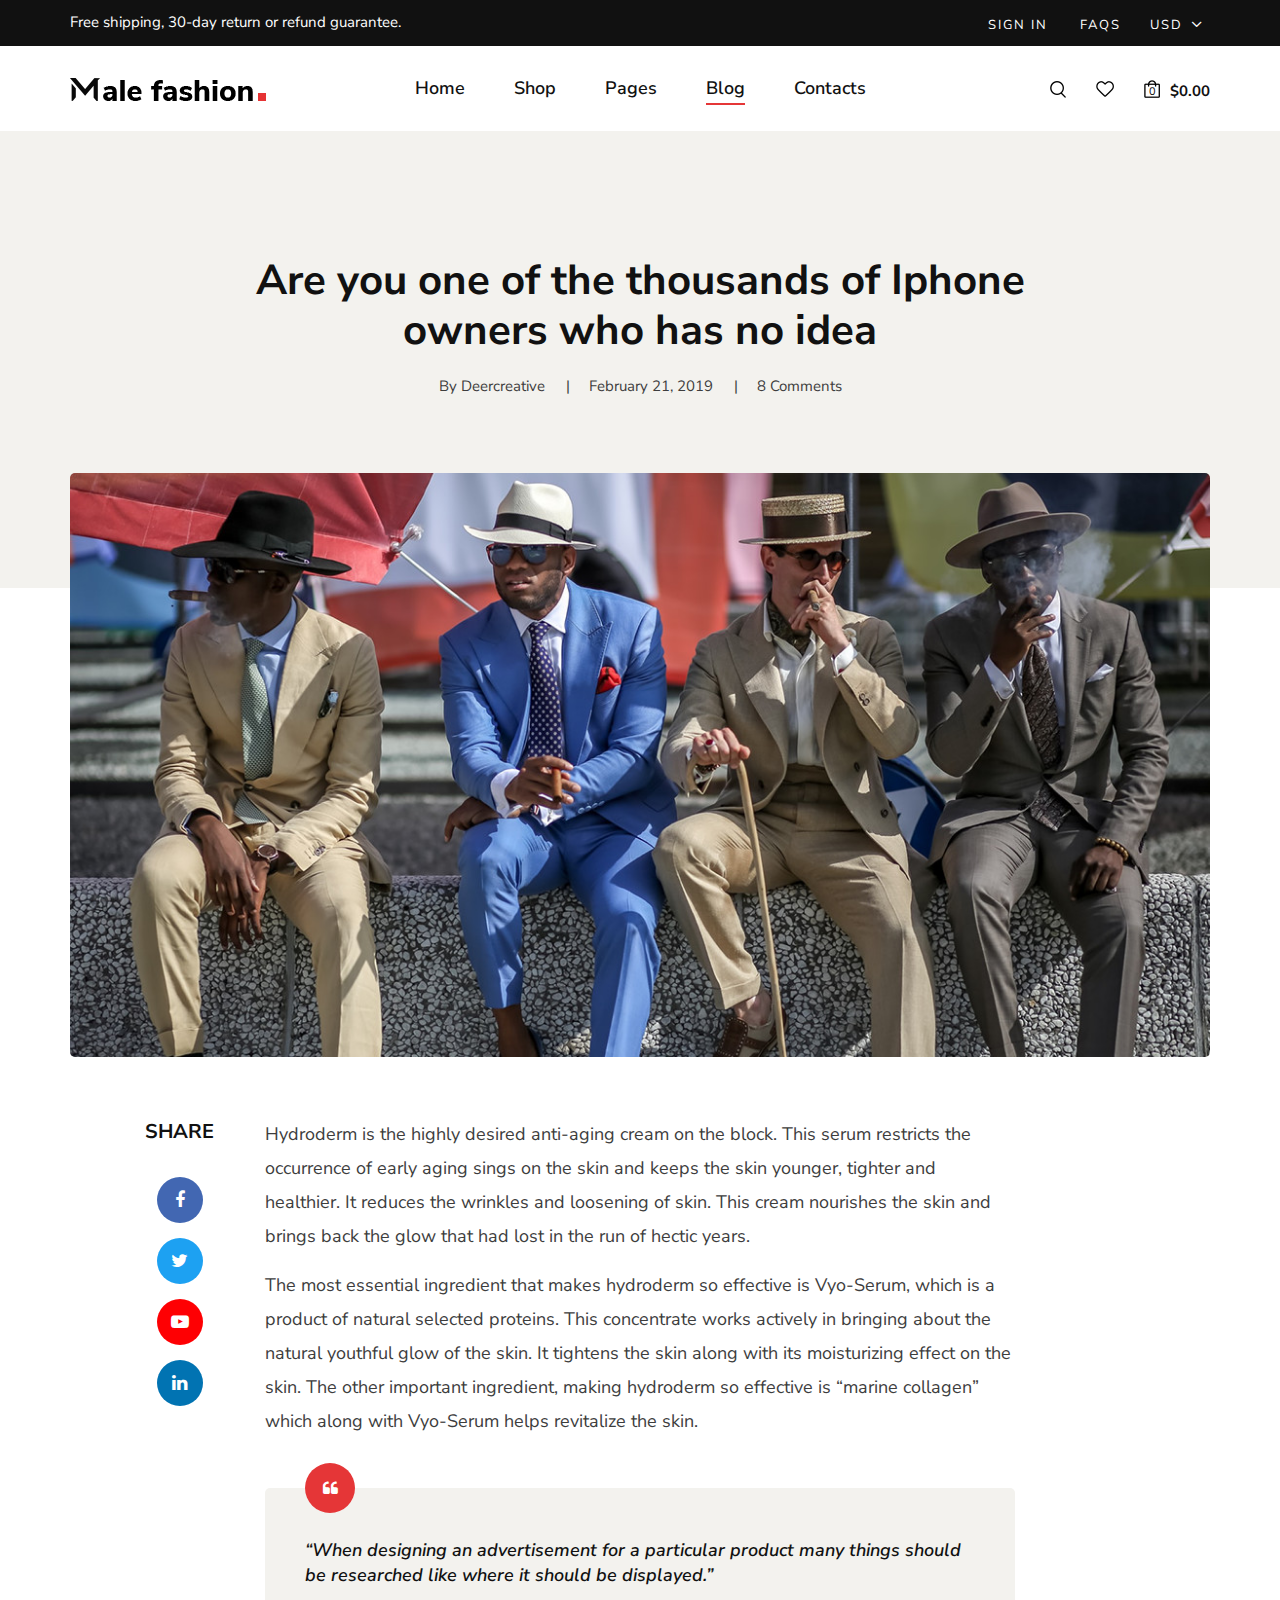
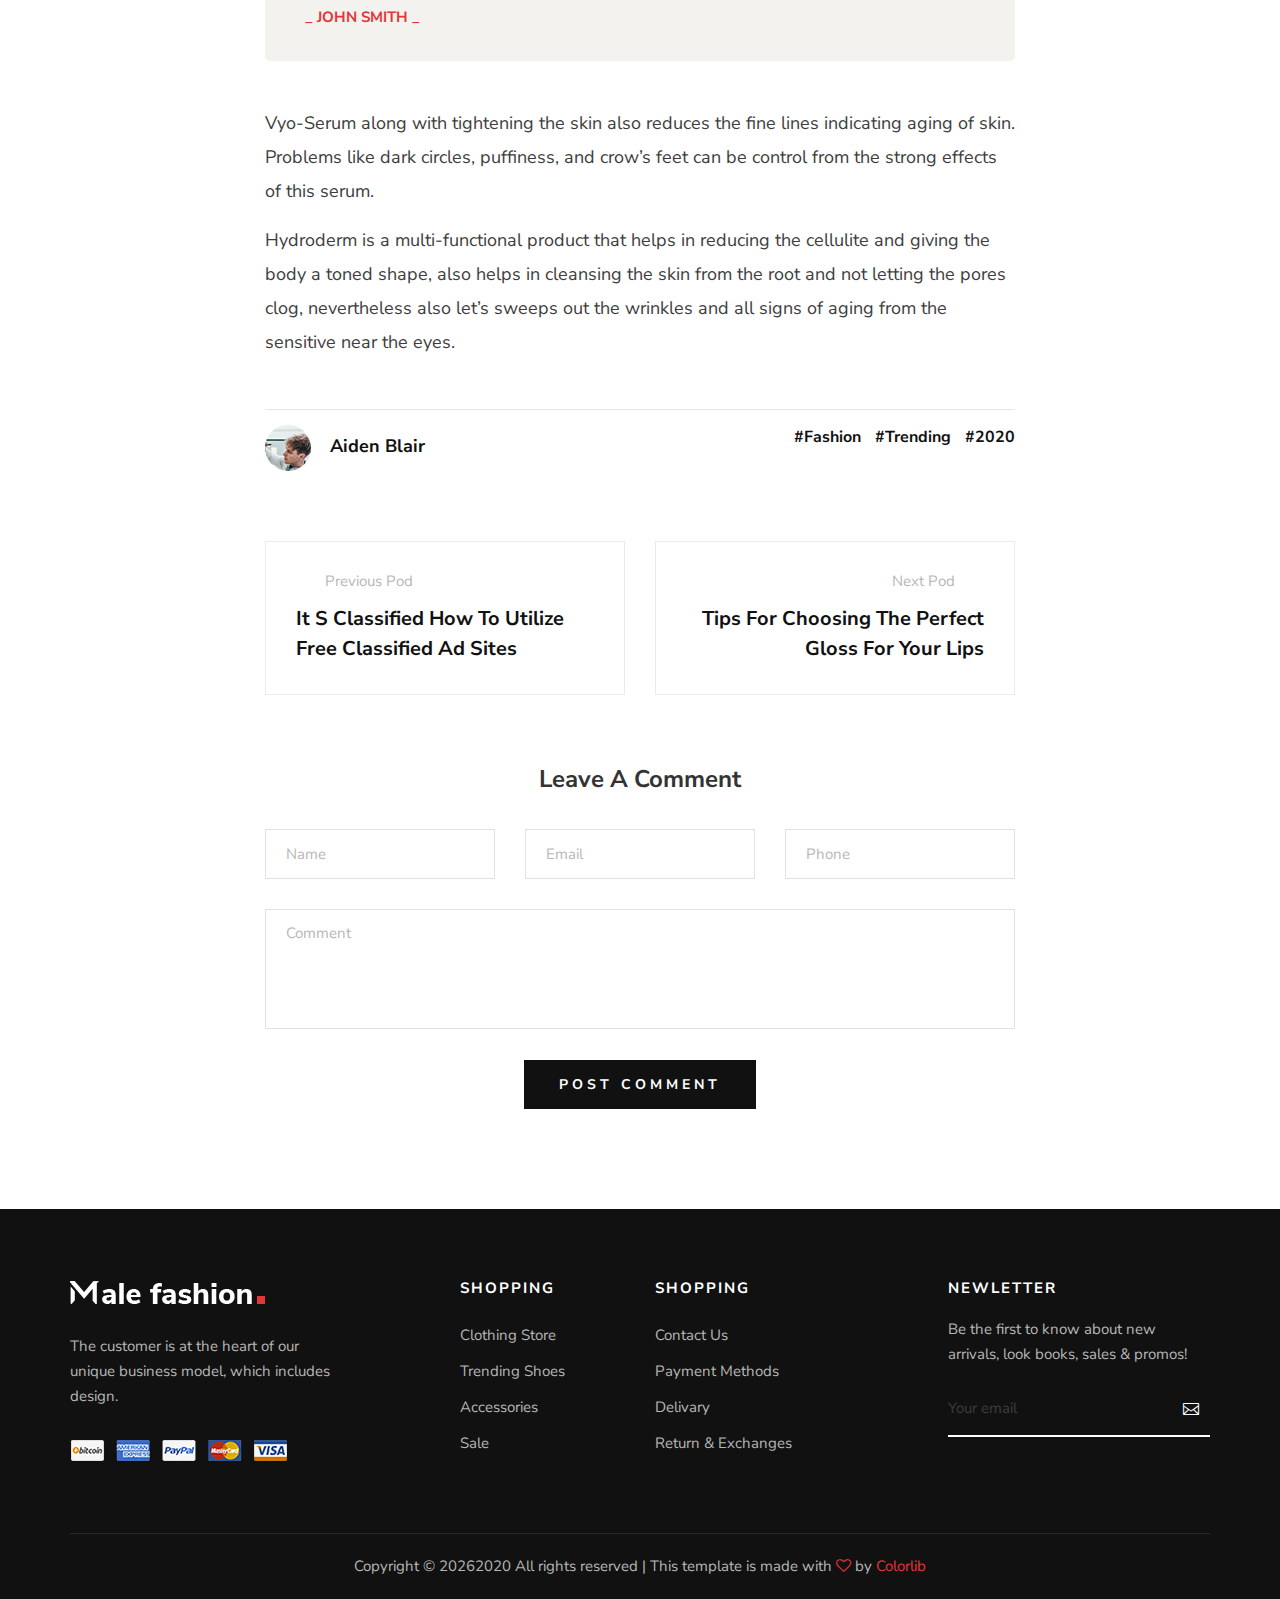
<file: blog-details.html>
<!DOCTYPE html>
<html lang="zxx">

<head>
    <meta charset="UTF-8">
    <meta name="description" content="Male_Fashion Template">
    <meta name="keywords" content="Male_Fashion, unica, creative, html">
    <meta name="viewport" content="width=device-width, initial-scale=1.0">
    <meta http-equiv="X-UA-Compatible" content="ie=edge">
    <title>Male-Fashion | Template</title>

    <!-- Google Font -->
    <link href="https://fonts.googleapis.com/css2?family=Nunito+Sans:wght@300;400;600;700;800;900&display=swap"
        rel="stylesheet">

    <!-- Css Styles -->
    <link rel="stylesheet" href="css/bootstrap.min.css" type="text/css">
    <link rel="stylesheet" href="css/font-awesome.min.css" type="text/css">
    <link rel="stylesheet" href="css/elegant-icons.css" type="text/css">
    <link rel="stylesheet" href="css/magnific-popup.css" type="text/css">
    <link rel="stylesheet" href="css/nice-select.css" type="text/css">
    <link rel="stylesheet" href="css/owl.carousel.min.css" type="text/css">
    <link rel="stylesheet" href="css/slicknav.min.css" type="text/css">
    <link rel="stylesheet" href="css/style.css" type="text/css">
</head>

<body>
    <!-- Page Preloder -->
    <div id="preloder">
        <div class="loader"></div>
    </div>

    <!-- Offcanvas Menu Begin -->
    <div class="offcanvas-menu-overlay"></div>
    <div class="offcanvas-menu-wrapper">
        <div class="offcanvas__option">
            <div class="offcanvas__links">
                <a href="#">Sign in</a>
                <a href="#">FAQs</a>
            </div>
            <div class="offcanvas__top__hover">
                <span>Usd <i class="arrow_carrot-down"></i></span>
                <ul>
                    <li>USD</li>
                    <li>EUR</li>
                    <li>USD</li>
                </ul>
            </div>
        </div>
        <div class="offcanvas__nav__option">
            <a href="#" class="search-switch"><img src="img/icon/search.png" alt=""></a>
            <a href="#"><img src="img/icon/heart.png" alt=""></a>
            <a href="#"><img src="img/icon/cart.png" alt=""> <span>0</span></a>
            <div class="price">$0.00</div>
        </div>
        <div id="mobile-menu-wrap"></div>
        <div class="offcanvas__text">
            <p>Free shipping, 30-day return or refund guarantee.</p>
        </div>
    </div>
    <!-- Offcanvas Menu End -->

    <!-- Header Section Begin -->
    <header class="header">
        <div class="header__top">
            <div class="container">
                <div class="row">
                    <div class="col-lg-6 col-md-7">
                        <div class="header__top__left">
                            <p>Free shipping, 30-day return or refund guarantee.</p>
                        </div>
                    </div>
                    <div class="col-lg-6 col-md-5">
                        <div class="header__top__right">
                            <div class="header__top__links">
                                <a href="#">Sign in</a>
                                <a href="#">FAQs</a>
                            </div>
                            <div class="header__top__hover">
                                <span>Usd <i class="arrow_carrot-down"></i></span>
                                <ul>
                                    <li>USD</li>
                                    <li>EUR</li>
                                    <li>USD</li>
                                </ul>
                            </div>
                        </div>
                    </div>
                </div>
            </div>
        </div>
        <div class="container">
            <div class="row">
                <div class="col-lg-3 col-md-3">
                    <div class="header__logo">
                        <a href="./index.html"><img src="img/logo.png" alt=""></a>
                    </div>
                </div>
                <div class="col-lg-6 col-md-6">
                    <nav class="header__menu mobile-menu">
                        <ul>
                            <li><a href="./index.html">Home</a></li>
                            <li><a href="./shop.html">Shop</a></li>
                            <li><a href="#">Pages</a>
                                <ul class="dropdown">
                                    <li><a href="./about.html">About Us</a></li>
                                    <li><a href="./shop-details.html">Shop Details</a></li>
                                    <li><a href="./shopping-cart.html">Shopping Cart</a></li>
                                    <li><a href="./checkout.html">Check Out</a></li>
                                    <li><a href="./blog-details.html">Blog Details</a></li>
                                </ul>
                            </li>
                            <li class="active"><a href="./blog.html">Blog</a></li>
                            <li><a href="./contact.html">Contacts</a></li>
                        </ul>
                    </nav>
                </div>
                <div class="col-lg-3 col-md-3">
                    <div class="header__nav__option">
                        <a href="#" class="search-switch"><img src="img/icon/search.png" alt=""></a>
                        <a href="#"><img src="img/icon/heart.png" alt=""></a>
                        <a href="#"><img src="img/icon/cart.png" alt=""> <span>0</span></a>
                        <div class="price">$0.00</div>
                    </div>
                </div>
            </div>
            <div class="canvas__open"><i class="fa fa-bars"></i></div>
        </div>
    </header>
    <!-- Header Section End -->

    <!-- Blog Details Hero Begin -->
    <section class="blog-hero spad">
        <div class="container">
            <div class="row d-flex justify-content-center">
                <div class="col-lg-9 text-center">
                    <div class="blog__hero__text">
                        <h2>Are you one of the thousands of Iphone owners who has no idea</h2>
                        <ul>
                            <li>By Deercreative</li>
                            <li>February 21, 2019</li>
                            <li>8 Comments</li>
                        </ul>
                    </div>
                </div>
            </div>
        </div>
    </section>
    <!-- Blog Details Hero End -->

    <!-- Blog Details Section Begin -->
    <section class="blog-details spad">
        <div class="container">
            <div class="row d-flex justify-content-center">
                <div class="col-lg-12">
                    <div class="blog__details__pic">
                        <img src="img/blog/details/blog-details.jpg" alt="">
                    </div>
                </div>
                <div class="col-lg-8">
                    <div class="blog__details__content">
                        <div class="blog__details__share">
                            <span>share</span>
                            <ul>
                                <li><a href="#"><i class="fa fa-facebook"></i></a></li>
                                <li><a href="#" class="twitter"><i class="fa fa-twitter"></i></a></li>
                                <li><a href="#" class="youtube"><i class="fa fa-youtube-play"></i></a></li>
                                <li><a href="#" class="linkedin"><i class="fa fa-linkedin"></i></a></li>
                            </ul>
                        </div>
                        <div class="blog__details__text">
                            <p>Hydroderm is the highly desired anti-aging cream on the block. This serum restricts the
                                occurrence of early aging sings on the skin and keeps the skin younger, tighter and
                                healthier. It reduces the wrinkles and loosening of skin. This cream nourishes the skin
                                and brings back the glow that had lost in the run of hectic years.</p>
                            <p>The most essential ingredient that makes hydroderm so effective is Vyo-Serum, which is a
                                product of natural selected proteins. This concentrate works actively in bringing about
                                the natural youthful glow of the skin. It tightens the skin along with its moisturizing
                                effect on the skin. The other important ingredient, making hydroderm so effective is
                                “marine collagen” which along with Vyo-Serum helps revitalize the skin.</p>
                        </div>
                        <div class="blog__details__quote">
                            <i class="fa fa-quote-left"></i>
                            <p>“When designing an advertisement for a particular product many things should be
                                researched like where it should be displayed.”</p>
                            <h6>_ John Smith _</h6>
                        </div>
                        <div class="blog__details__text">
                            <p>Vyo-Serum along with tightening the skin also reduces the fine lines indicating aging of
                                skin. Problems like dark circles, puffiness, and crow’s feet can be control from the
                                strong effects of this serum.</p>
                            <p>Hydroderm is a multi-functional product that helps in reducing the cellulite and giving
                                the body a toned shape, also helps in cleansing the skin from the root and not letting
                                the pores clog, nevertheless also let’s sweeps out the wrinkles and all signs of aging
                                from the sensitive near the eyes.</p>
                        </div>
                        <div class="blog__details__option">
                            <div class="row">
                                <div class="col-lg-6 col-md-6 col-sm-6">
                                    <div class="blog__details__author">
                                        <div class="blog__details__author__pic">
                                            <img src="img/blog/details/blog-author.jpg" alt="">
                                        </div>
                                        <div class="blog__details__author__text">
                                            <h5>Aiden Blair</h5>
                                        </div>
                                    </div>
                                </div>
                                <div class="col-lg-6 col-md-6 col-sm-6">
                                    <div class="blog__details__tags">
                                        <a href="#">#Fashion</a>
                                        <a href="#">#Trending</a>
                                        <a href="#">#2020</a>
                                    </div>
                                </div>
                            </div>
                        </div>
                        <div class="blog__details__btns">
                            <div class="row">
                                <div class="col-lg-6 col-md-6 col-sm-6">
                                    <a href="" class="blog__details__btns__item">
                                        <p><span class="arrow_left"></span> Previous Pod</p>
                                        <h5>It S Classified How To Utilize Free Classified Ad Sites</h5>
                                    </a>
                                </div>
                                <div class="col-lg-6 col-md-6 col-sm-6">
                                    <a href="" class="blog__details__btns__item blog__details__btns__item--next">
                                        <p>Next Pod <span class="arrow_right"></span></p>
                                        <h5>Tips For Choosing The Perfect Gloss For Your Lips</h5>
                                    </a>
                                </div>
                            </div>
                        </div>
                        <div class="blog__details__comment">
                            <h4>Leave A Comment</h4>
                            <form action="#">
                                <div class="row">
                                    <div class="col-lg-4 col-md-4">
                                        <input type="text" placeholder="Name">
                                    </div>
                                    <div class="col-lg-4 col-md-4">
                                        <input type="text" placeholder="Email">
                                    </div>
                                    <div class="col-lg-4 col-md-4">
                                        <input type="text" placeholder="Phone">
                                    </div>
                                    <div class="col-lg-12 text-center">
                                        <textarea placeholder="Comment"></textarea>
                                        <button type="submit" class="site-btn">Post Comment</button>
                                    </div>
                                </div>
                            </form>
                        </div>
                    </div>
                </div>
            </div>
        </div>
    </section>
    <!-- Blog Details Section End -->

    <!-- Footer Section Begin -->
    <footer class="footer">
        <div class="container">
            <div class="row">
                <div class="col-lg-3 col-md-6 col-sm-6">
                    <div class="footer__about">
                        <div class="footer__logo">
                            <a href="#"><img src="img/footer-logo.png" alt=""></a>
                        </div>
                        <p>The customer is at the heart of our unique business model, which includes design.</p>
                        <a href="#"><img src="img/payment.png" alt=""></a>
                    </div>
                </div>
                <div class="col-lg-2 offset-lg-1 col-md-3 col-sm-6">
                    <div class="footer__widget">
                        <h6>Shopping</h6>
                        <ul>
                            <li><a href="#">Clothing Store</a></li>
                            <li><a href="#">Trending Shoes</a></li>
                            <li><a href="#">Accessories</a></li>
                            <li><a href="#">Sale</a></li>
                        </ul>
                    </div>
                </div>
                <div class="col-lg-2 col-md-3 col-sm-6">
                    <div class="footer__widget">
                        <h6>Shopping</h6>
                        <ul>
                            <li><a href="#">Contact Us</a></li>
                            <li><a href="#">Payment Methods</a></li>
                            <li><a href="#">Delivary</a></li>
                            <li><a href="#">Return & Exchanges</a></li>
                        </ul>
                    </div>
                </div>
                <div class="col-lg-3 offset-lg-1 col-md-6 col-sm-6">
                    <div class="footer__widget">
                        <h6>NewLetter</h6>
                        <div class="footer__newslatter">
                            <p>Be the first to know about new arrivals, look books, sales & promos!</p>
                            <form action="#">
                                <input type="text" placeholder="Your email">
                                <button type="submit"><span class="icon_mail_alt"></span></button>
                            </form>
                        </div>
                    </div>
                </div>
            </div>
            <div class="row">
                <div class="col-lg-12 text-center">
                    <div class="footer__copyright__text">
                        <!-- Link back to Colorlib can't be removed. Template is licensed under CC BY 3.0. -->
                        <p>Copyright ©
                            <script>
                                document.write(new Date().getFullYear());
                            </script>2020
                            All rights reserved | This template is made with <i class="fa fa-heart-o"
                                aria-hidden="true"></i> by <a href="https://colorlib.com" target="_blank">Colorlib</a>
                        </p>
                        <!-- Link back to Colorlib can't be removed. Template is licensed under CC BY 3.0. -->
                    </div>
                </div>
            </div>
        </div>
    </footer>
    <!-- Footer Section End -->

    <!-- Search Begin -->
    <div class="search-model">
        <div class="h-100 d-flex align-items-center justify-content-center">
            <div class="search-close-switch">+</div>
            <form class="search-model-form">
                <input type="text" id="search-input" placeholder="Search here.....">
            </form>
        </div>
    </div>
    <!-- Search End -->

    <!-- Js Plugins -->
    <script src="js/jquery-3.3.1.min.js"></script>
    <script src="js/bootstrap.min.js"></script>
    <script src="js/jquery.nice-select.min.js"></script>
    <script src="js/jquery.nicescroll.min.js"></script>
    <script src="js/jquery.magnific-popup.min.js"></script>
    <script src="js/jquery.countdown.min.js"></script>
    <script src="js/jquery.slicknav.js"></script>
    <script src="js/mixitup.min.js"></script>
    <script src="js/owl.carousel.min.js"></script>
    <script src="js/main.js"></script>
</body>

</html>
</file>
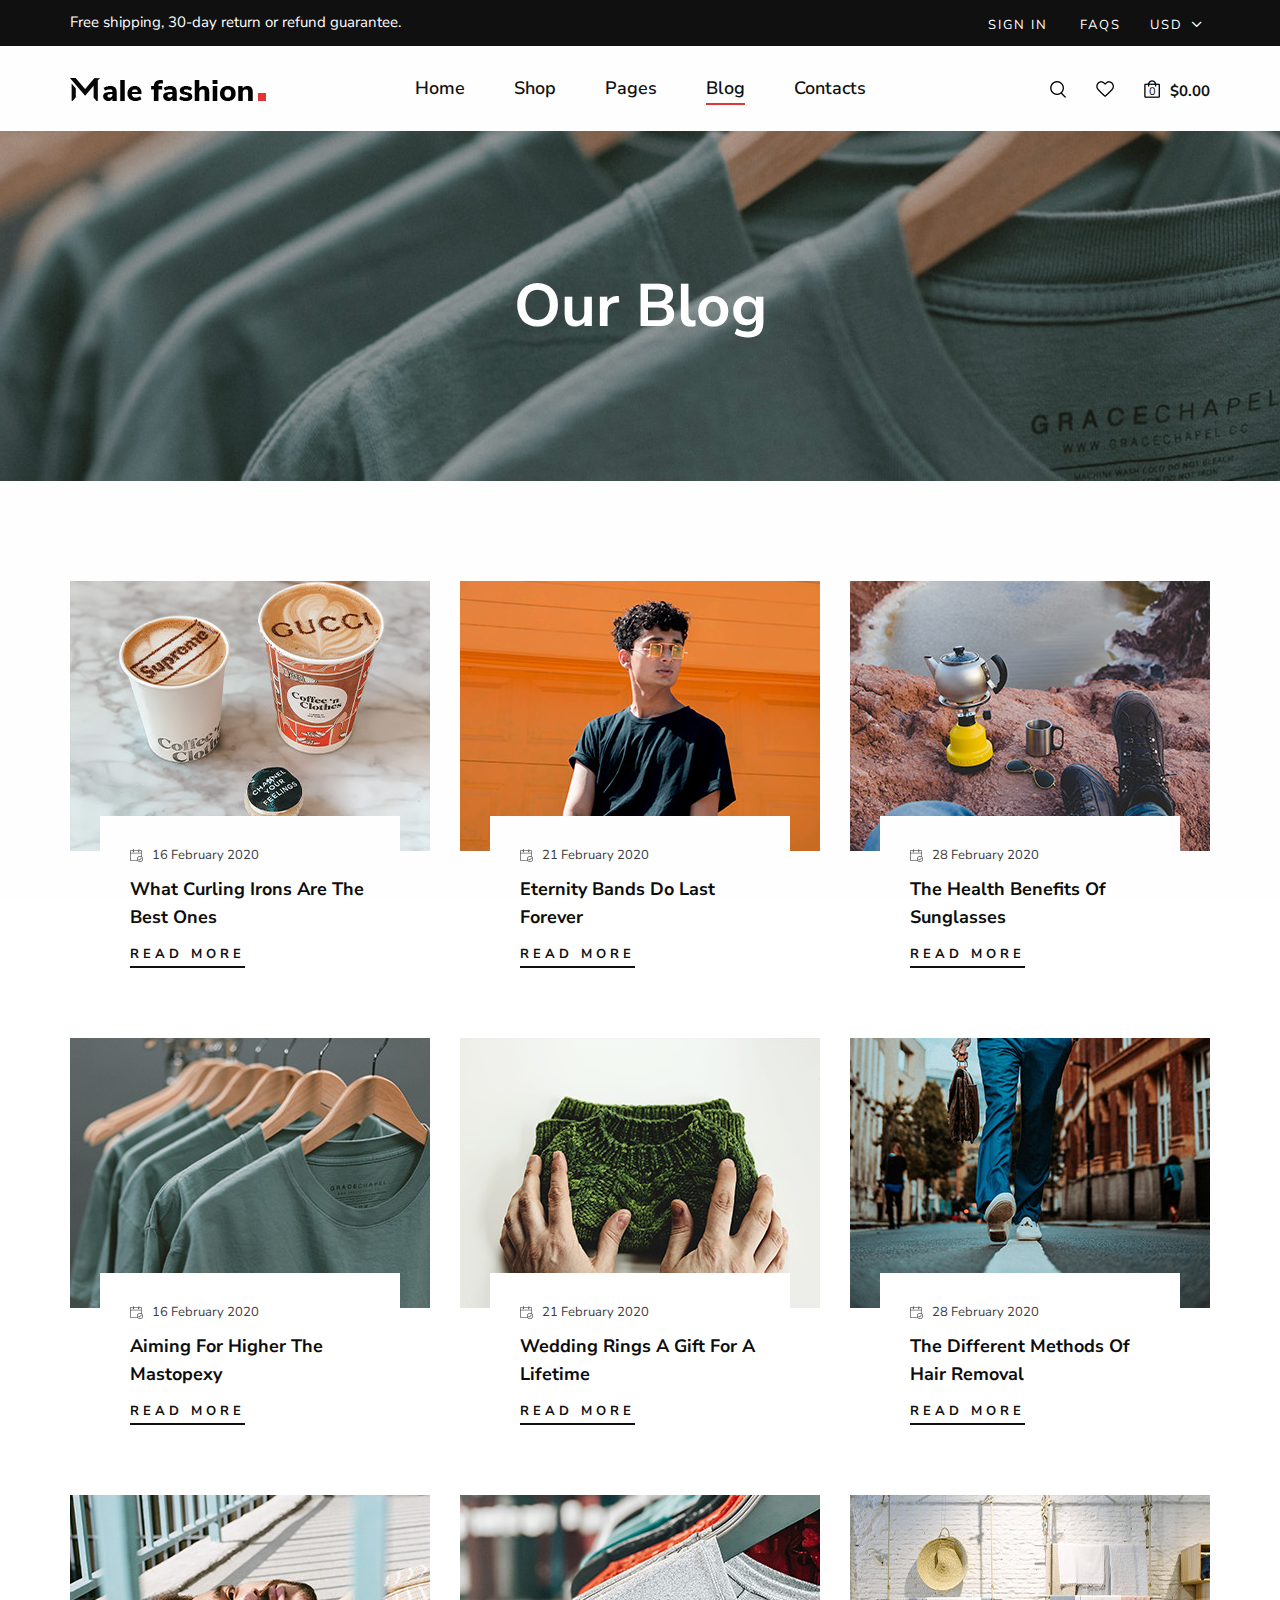
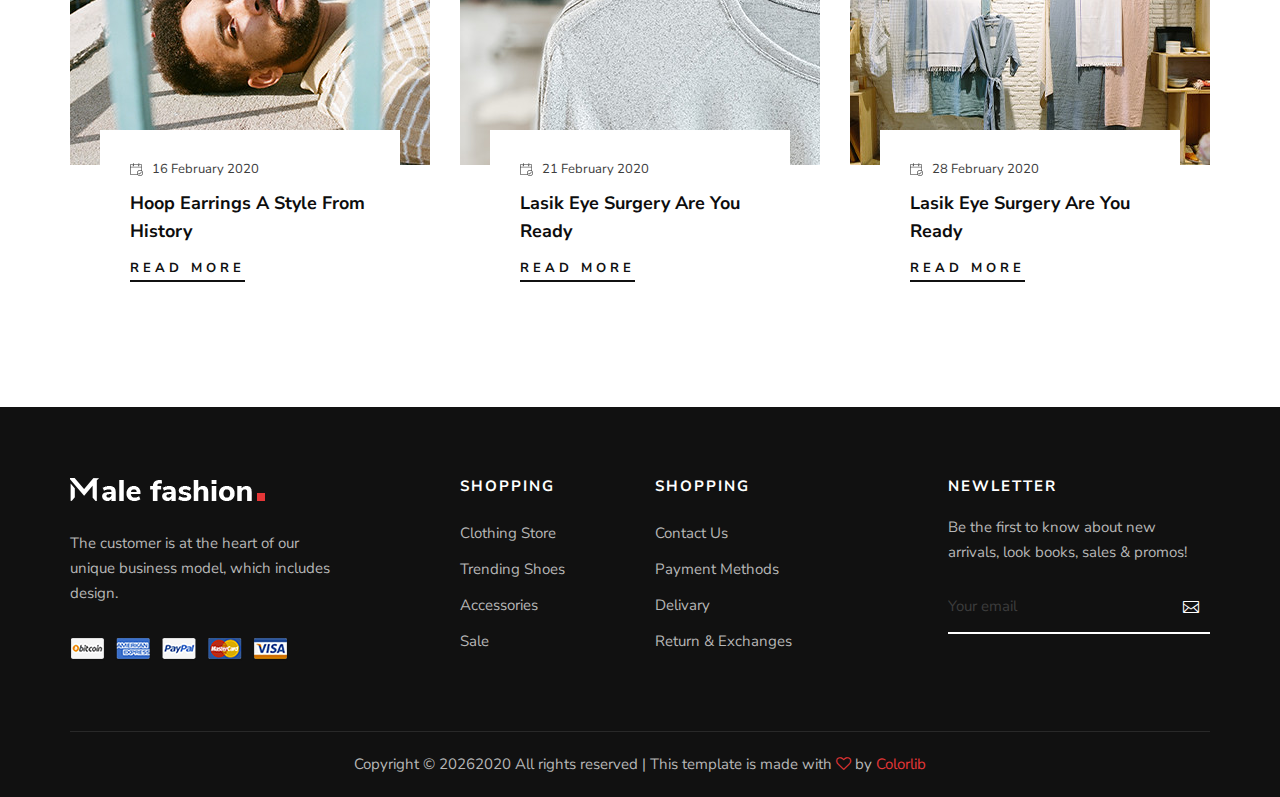
<file: blog.html>
<!DOCTYPE html>
<html lang="zxx">

<head>
    <meta charset="UTF-8">
    <meta name="description" content="Male_Fashion Template">
    <meta name="keywords" content="Male_Fashion, unica, creative, html">
    <meta name="viewport" content="width=device-width, initial-scale=1.0">
    <meta http-equiv="X-UA-Compatible" content="ie=edge">
    <title>Male-Fashion | Template</title>

    <!-- Google Font -->
    <link href="https://fonts.googleapis.com/css2?family=Nunito+Sans:wght@300;400;600;700;800;900&display=swap"
        rel="stylesheet">

    <!-- Css Styles -->
    <link rel="stylesheet" href="css/bootstrap.min.css" type="text/css">
    <link rel="stylesheet" href="css/font-awesome.min.css" type="text/css">
    <link rel="stylesheet" href="css/elegant-icons.css" type="text/css">
    <link rel="stylesheet" href="css/magnific-popup.css" type="text/css">
    <link rel="stylesheet" href="css/nice-select.css" type="text/css">
    <link rel="stylesheet" href="css/owl.carousel.min.css" type="text/css">
    <link rel="stylesheet" href="css/slicknav.min.css" type="text/css">
    <link rel="stylesheet" href="css/style.css" type="text/css">
</head>

<body>
    <!-- Page Preloder -->
    <div id="preloder">
        <div class="loader"></div>
    </div>

    <!-- Offcanvas Menu Begin -->
    <div class="offcanvas-menu-overlay"></div>
    <div class="offcanvas-menu-wrapper">
        <div class="offcanvas__option">
            <div class="offcanvas__links">
                <a href="#">Sign in</a>
                <a href="#">FAQs</a>
            </div>
            <div class="offcanvas__top__hover">
                <span>Usd <i class="arrow_carrot-down"></i></span>
                <ul>
                    <li>USD</li>
                    <li>EUR</li>
                    <li>USD</li>
                </ul>
            </div>
        </div>
        <div class="offcanvas__nav__option">
            <a href="#" class="search-switch"><img src="img/icon/search.png" alt=""></a>
            <a href="#"><img src="img/icon/heart.png" alt=""></a>
            <a href="#"><img src="img/icon/cart.png" alt=""> <span>0</span></a>
            <div class="price">$0.00</div>
        </div>
        <div id="mobile-menu-wrap"></div>
        <div class="offcanvas__text">
            <p>Free shipping, 30-day return or refund guarantee.</p>
        </div>
    </div>
    <!-- Offcanvas Menu End -->

    <!-- Header Section Begin -->
    <header class="header">
        <div class="header__top">
            <div class="container">
                <div class="row">
                    <div class="col-lg-6 col-md-7">
                        <div class="header__top__left">
                            <p>Free shipping, 30-day return or refund guarantee.</p>
                        </div>
                    </div>
                    <div class="col-lg-6 col-md-5">
                        <div class="header__top__right">
                            <div class="header__top__links">
                                <a href="#">Sign in</a>
                                <a href="#">FAQs</a>
                            </div>
                            <div class="header__top__hover">
                                <span>Usd <i class="arrow_carrot-down"></i></span>
                                <ul>
                                    <li>USD</li>
                                    <li>EUR</li>
                                    <li>USD</li>
                                </ul>
                            </div>
                        </div>
                    </div>
                </div>
            </div>
        </div>
        <div class="container">
            <div class="row">
                <div class="col-lg-3 col-md-3">
                    <div class="header__logo">
                        <a href="./index.html"><img src="img/logo.png" alt=""></a>
                    </div>
                </div>
                <div class="col-lg-6 col-md-6">
                    <nav class="header__menu mobile-menu">
                        <ul>
                            <li><a href="./index.html">Home</a></li>
                            <li><a href="./shop.html">Shop</a></li>
                            <li><a href="#">Pages</a>
                                <ul class="dropdown">
                                    <li><a href="./about.html">About Us</a></li>
                                    <li><a href="./shop-details.html">Shop Details</a></li>
                                    <li><a href="./shopping-cart.html">Shopping Cart</a></li>
                                    <li><a href="./checkout.html">Check Out</a></li>
                                    <li><a href="./blog-details.html">Blog Details</a></li>
                                </ul>
                            </li>
                            <li class="active"><a href="./blog.html">Blog</a></li>
                            <li><a href="./contact.html">Contacts</a></li>
                        </ul>
                    </nav>
                </div>
                <div class="col-lg-3 col-md-3">
                    <div class="header__nav__option">
                        <a href="#" class="search-switch"><img src="img/icon/search.png" alt=""></a>
                        <a href="#"><img src="img/icon/heart.png" alt=""></a>
                        <a href="#"><img src="img/icon/cart.png" alt=""> <span>0</span></a>
                        <div class="price">$0.00</div>
                    </div>
                </div>
            </div>
            <div class="canvas__open"><i class="fa fa-bars"></i></div>
        </div>
    </header>
    <!-- Header Section End -->

    <!-- Breadcrumb Section Begin -->
    <section class="breadcrumb-blog set-bg" data-setbg="img/breadcrumb-bg.jpg">
        <div class="container">
            <div class="row">
                <div class="col-lg-12">
                    <h2>Our Blog</h2>
                </div>
            </div>
        </div>
    </section>
    <!-- Breadcrumb Section End -->

    <!-- Blog Section Begin -->
    <section class="blog spad">
        <div class="container">
            <div class="row">
                <div class="col-lg-4 col-md-6 col-sm-6">
                    <div class="blog__item">
                        <div class="blog__item__pic set-bg" data-setbg="img/blog/blog-1.jpg"></div>
                        <div class="blog__item__text">
                            <span><img src="img/icon/calendar.png" alt=""> 16 February 2020</span>
                            <h5>What Curling Irons Are The Best Ones</h5>
                            <a href="#">Read More</a>
                        </div>
                    </div>
                </div>
                <div class="col-lg-4 col-md-6 col-sm-6">
                    <div class="blog__item">
                        <div class="blog__item__pic set-bg" data-setbg="img/blog/blog-2.jpg"></div>
                        <div class="blog__item__text">
                            <span><img src="img/icon/calendar.png" alt=""> 21 February 2020</span>
                            <h5>Eternity Bands Do Last Forever</h5>
                            <a href="#">Read More</a>
                        </div>
                    </div>
                </div>
                <div class="col-lg-4 col-md-6 col-sm-6">
                    <div class="blog__item">
                        <div class="blog__item__pic set-bg" data-setbg="img/blog/blog-3.jpg"></div>
                        <div class="blog__item__text">
                            <span><img src="img/icon/calendar.png" alt=""> 28 February 2020</span>
                            <h5>The Health Benefits Of Sunglasses</h5>
                            <a href="#">Read More</a>
                        </div>
                    </div>
                </div>
                <div class="col-lg-4 col-md-6 col-sm-6">
                    <div class="blog__item">
                        <div class="blog__item__pic set-bg" data-setbg="img/blog/blog-4.jpg"></div>
                        <div class="blog__item__text">
                            <span><img src="img/icon/calendar.png" alt=""> 16 February 2020</span>
                            <h5>Aiming For Higher The Mastopexy</h5>
                            <a href="#">Read More</a>
                        </div>
                    </div>
                </div>
                <div class="col-lg-4 col-md-6 col-sm-6">
                    <div class="blog__item">
                        <div class="blog__item__pic set-bg" data-setbg="img/blog/blog-5.jpg"></div>
                        <div class="blog__item__text">
                            <span><img src="img/icon/calendar.png" alt=""> 21 February 2020</span>
                            <h5>Wedding Rings A Gift For A Lifetime</h5>
                            <a href="#">Read More</a>
                        </div>
                    </div>
                </div>
                <div class="col-lg-4 col-md-6 col-sm-6">
                    <div class="blog__item">
                        <div class="blog__item__pic set-bg" data-setbg="img/blog/blog-6.jpg"></div>
                        <div class="blog__item__text">
                            <span><img src="img/icon/calendar.png" alt=""> 28 February 2020</span>
                            <h5>The Different Methods Of Hair Removal</h5>
                            <a href="#">Read More</a>
                        </div>
                    </div>
                </div>
                <div class="col-lg-4 col-md-6 col-sm-6">
                    <div class="blog__item">
                        <div class="blog__item__pic set-bg" data-setbg="img/blog/blog-7.jpg"></div>
                        <div class="blog__item__text">
                            <span><img src="img/icon/calendar.png" alt=""> 16 February 2020</span>
                            <h5>Hoop Earrings A Style From History</h5>
                            <a href="#">Read More</a>
                        </div>
                    </div>
                </div>
                <div class="col-lg-4 col-md-6 col-sm-6">
                    <div class="blog__item">
                        <div class="blog__item__pic set-bg" data-setbg="img/blog/blog-8.jpg"></div>
                        <div class="blog__item__text">
                            <span><img src="img/icon/calendar.png" alt=""> 21 February 2020</span>
                            <h5>Lasik Eye Surgery Are You Ready</h5>
                            <a href="#">Read More</a>
                        </div>
                    </div>
                </div>
                <div class="col-lg-4 col-md-6 col-sm-6">
                    <div class="blog__item">
                        <div class="blog__item__pic set-bg" data-setbg="img/blog/blog-9.jpg"></div>
                        <div class="blog__item__text">
                            <span><img src="img/icon/calendar.png" alt=""> 28 February 2020</span>
                            <h5>Lasik Eye Surgery Are You Ready</h5>
                            <a href="#">Read More</a>
                        </div>
                    </div>
                </div>
            </div>
        </div>
    </section>
    <!-- Blog Section End -->

    <!-- Footer Section Begin -->
    <footer class="footer">
        <div class="container">
            <div class="row">
                <div class="col-lg-3 col-md-6 col-sm-6">
                    <div class="footer__about">
                        <div class="footer__logo">
                            <a href="#"><img src="img/footer-logo.png" alt=""></a>
                        </div>
                        <p>The customer is at the heart of our unique business model, which includes design.</p>
                        <a href="#"><img src="img/payment.png" alt=""></a>
                    </div>
                </div>
                <div class="col-lg-2 offset-lg-1 col-md-3 col-sm-6">
                    <div class="footer__widget">
                        <h6>Shopping</h6>
                        <ul>
                            <li><a href="#">Clothing Store</a></li>
                            <li><a href="#">Trending Shoes</a></li>
                            <li><a href="#">Accessories</a></li>
                            <li><a href="#">Sale</a></li>
                        </ul>
                    </div>
                </div>
                <div class="col-lg-2 col-md-3 col-sm-6">
                    <div class="footer__widget">
                        <h6>Shopping</h6>
                        <ul>
                            <li><a href="#">Contact Us</a></li>
                            <li><a href="#">Payment Methods</a></li>
                            <li><a href="#">Delivary</a></li>
                            <li><a href="#">Return & Exchanges</a></li>
                        </ul>
                    </div>
                </div>
                <div class="col-lg-3 offset-lg-1 col-md-6 col-sm-6">
                    <div class="footer__widget">
                        <h6>NewLetter</h6>
                        <div class="footer__newslatter">
                            <p>Be the first to know about new arrivals, look books, sales & promos!</p>
                            <form action="#">
                                <input type="text" placeholder="Your email">
                                <button type="submit"><span class="icon_mail_alt"></span></button>
                            </form>
                        </div>
                    </div>
                </div>
            </div>
            <div class="row">
                <div class="col-lg-12 text-center">
                    <div class="footer__copyright__text">
                        <!-- Link back to Colorlib can't be removed. Template is licensed under CC BY 3.0. -->
                        <p>Copyright ©
                            <script>
                                document.write(new Date().getFullYear());
                            </script>2020
                            All rights reserved | This template is made with <i class="fa fa-heart-o"
                                aria-hidden="true"></i> by <a href="https://colorlib.com" target="_blank">Colorlib</a>
                        </p>
                        <!-- Link back to Colorlib can't be removed. Template is licensed under CC BY 3.0. -->
                    </div>
                </div>
            </div>
        </div>
    </footer>
    <!-- Footer Section End -->

    <!-- Search Begin -->
    <div class="search-model">
        <div class="h-100 d-flex align-items-center justify-content-center">
            <div class="search-close-switch">+</div>
            <form class="search-model-form">
                <input type="text" id="search-input" placeholder="Search here.....">
            </form>
        </div>
    </div>
    <!-- Search End -->

    <!-- Js Plugins -->
    <script src="js/jquery-3.3.1.min.js"></script>
    <script src="js/bootstrap.min.js"></script>
    <script src="js/jquery.nice-select.min.js"></script>
    <script src="js/jquery.nicescroll.min.js"></script>
    <script src="js/jquery.magnific-popup.min.js"></script>
    <script src="js/jquery.countdown.min.js"></script>
    <script src="js/jquery.slicknav.js"></script>
    <script src="js/mixitup.min.js"></script>
    <script src="js/owl.carousel.min.js"></script>
    <script src="js/main.js"></script>
</body>

</html>
</file>
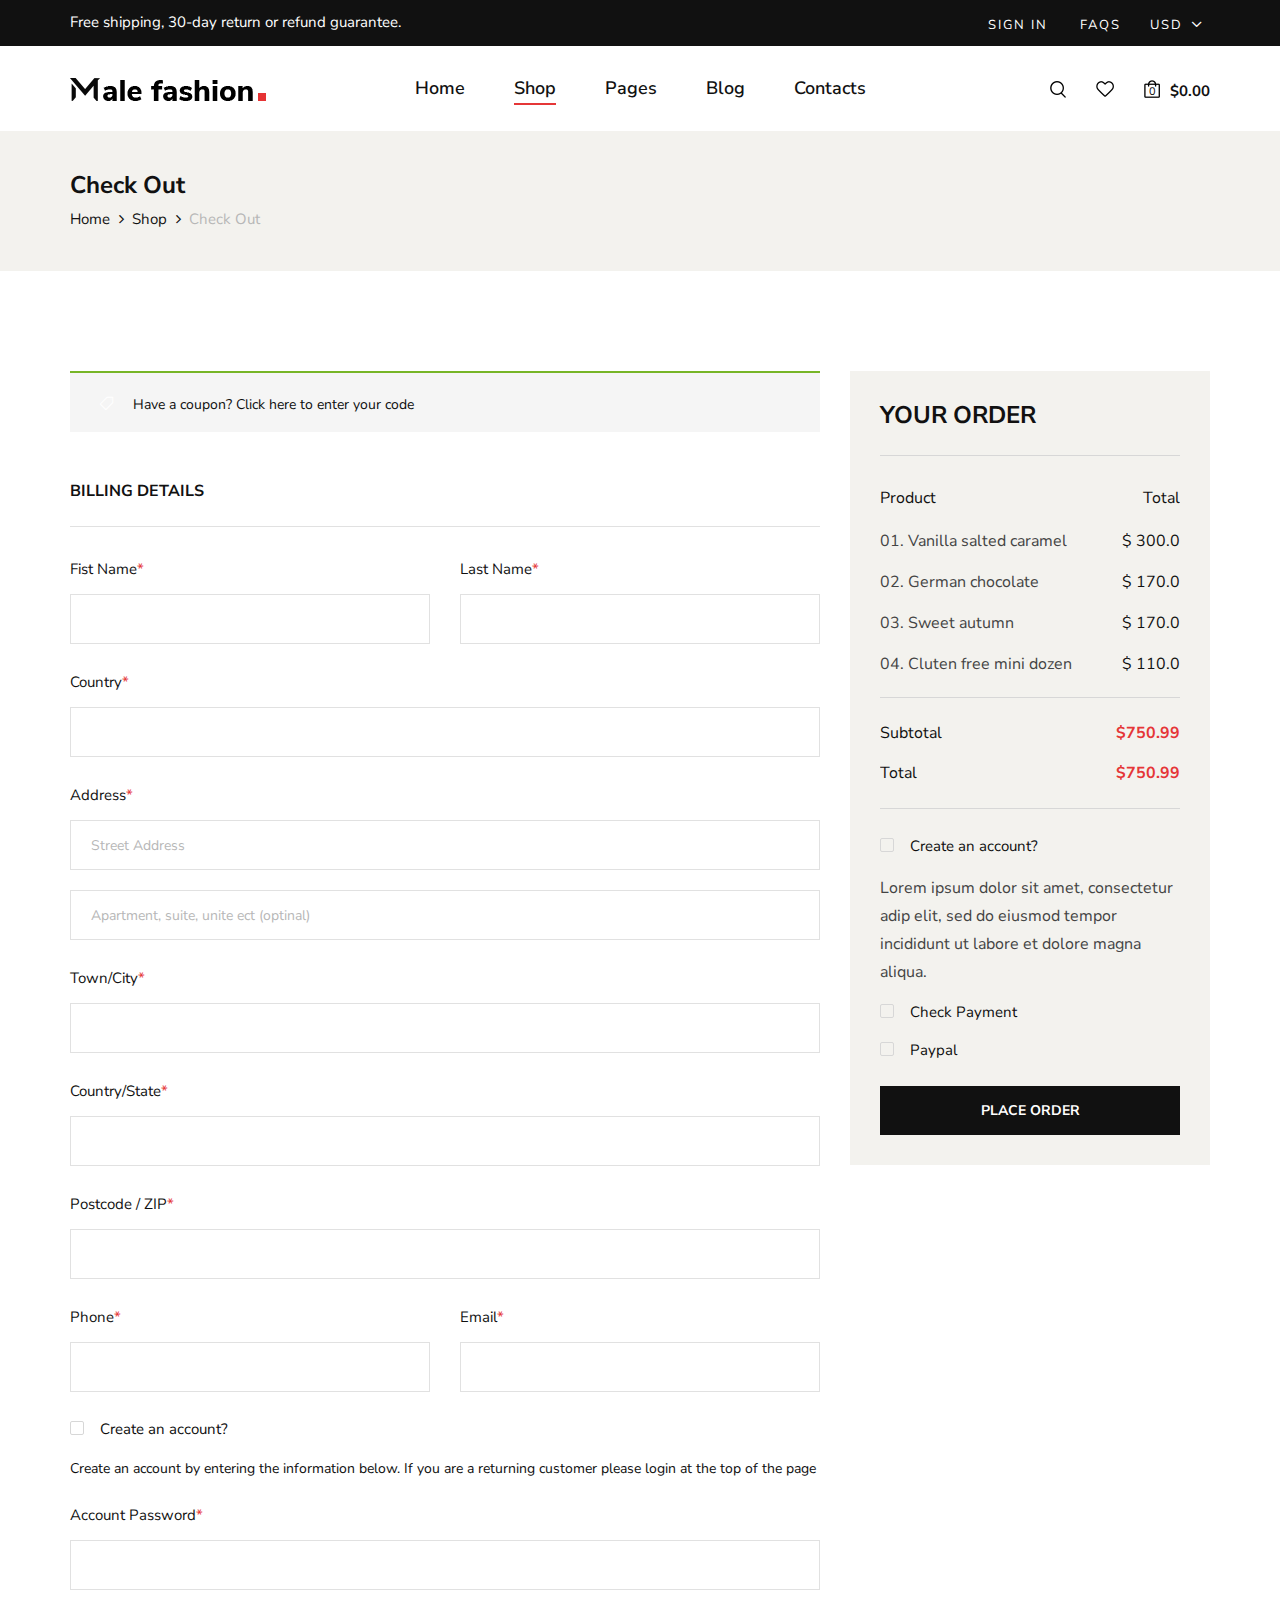
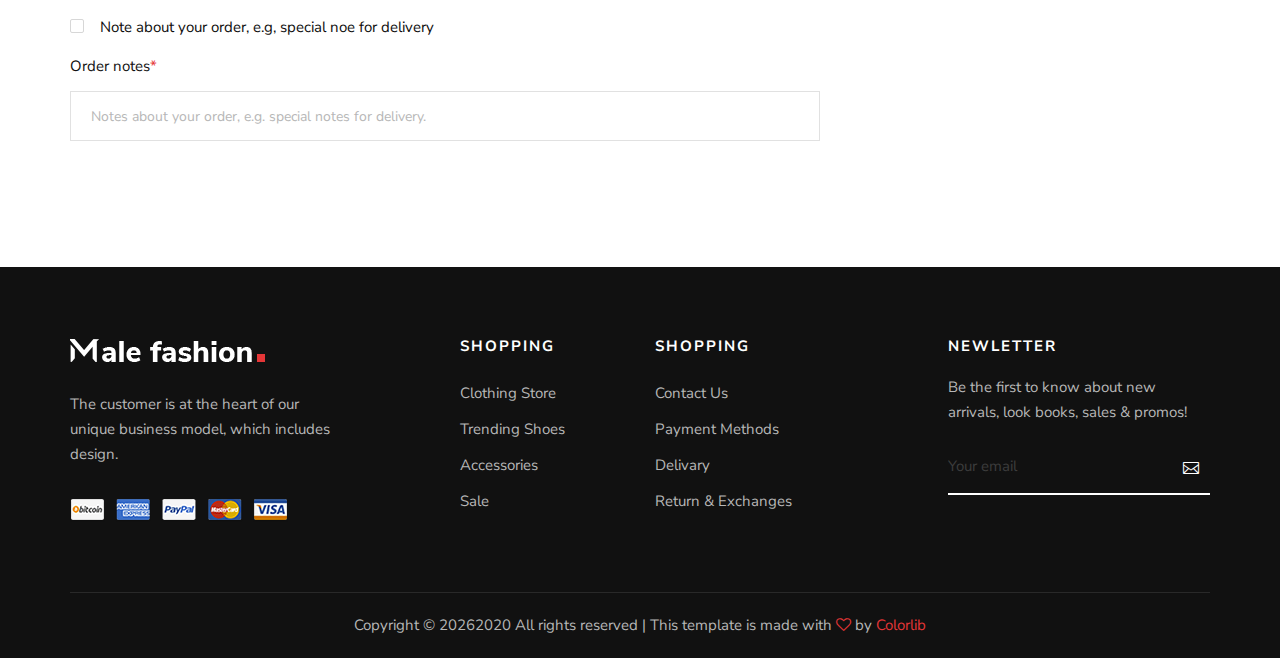
<file: checkout.html>
<!DOCTYPE html>
<html lang="zxx">

<head>
    <meta charset="UTF-8">
    <meta name="description" content="Male_Fashion Template">
    <meta name="keywords" content="Male_Fashion, unica, creative, html">
    <meta name="viewport" content="width=device-width, initial-scale=1.0">
    <meta http-equiv="X-UA-Compatible" content="ie=edge">
    <title>Male-Fashion | Template</title>

    <!-- Google Font -->
    <link href="https://fonts.googleapis.com/css2?family=Nunito+Sans:wght@300;400;600;700;800;900&display=swap"
    rel="stylesheet">

    <!-- Css Styles -->
    <link rel="stylesheet" href="css/bootstrap.min.css" type="text/css">
    <link rel="stylesheet" href="css/font-awesome.min.css" type="text/css">
    <link rel="stylesheet" href="css/elegant-icons.css" type="text/css">
    <link rel="stylesheet" href="css/magnific-popup.css" type="text/css">
    <link rel="stylesheet" href="css/nice-select.css" type="text/css">
    <link rel="stylesheet" href="css/owl.carousel.min.css" type="text/css">
    <link rel="stylesheet" href="css/slicknav.min.css" type="text/css">
    <link rel="stylesheet" href="css/style.css" type="text/css">
</head>

<body>
    <!-- Page Preloder -->
    <div id="preloder">
        <div class="loader"></div>
    </div>

    <!-- Offcanvas Menu Begin -->
    <div class="offcanvas-menu-overlay"></div>
    <div class="offcanvas-menu-wrapper">
        <div class="offcanvas__option">
            <div class="offcanvas__links">
                <a href="#">Sign in</a>
                <a href="#">FAQs</a>
            </div>
            <div class="offcanvas__top__hover">
                <span>Usd <i class="arrow_carrot-down"></i></span>
                <ul>
                    <li>USD</li>
                    <li>EUR</li>
                    <li>USD</li>
                </ul>
            </div>
        </div>
        <div class="offcanvas__nav__option">
            <a href="#" class="search-switch"><img src="img/icon/search.png" alt=""></a>
            <a href="#"><img src="img/icon/heart.png" alt=""></a>
            <a href="#"><img src="img/icon/cart.png" alt=""> <span>0</span></a>
            <div class="price">$0.00</div>
        </div>
        <div id="mobile-menu-wrap"></div>
        <div class="offcanvas__text">
            <p>Free shipping, 30-day return or refund guarantee.</p>
        </div>
    </div>
    <!-- Offcanvas Menu End -->

    <!-- Header Section Begin -->
    <header class="header">
        <div class="header__top">
            <div class="container">
                <div class="row">
                    <div class="col-lg-6 col-md-7">
                        <div class="header__top__left">
                            <p>Free shipping, 30-day return or refund guarantee.</p>
                        </div>
                    </div>
                    <div class="col-lg-6 col-md-5">
                        <div class="header__top__right">
                            <div class="header__top__links">
                                <a href="#">Sign in</a>
                                <a href="#">FAQs</a>
                            </div>
                            <div class="header__top__hover">
                                <span>Usd <i class="arrow_carrot-down"></i></span>
                                <ul>
                                    <li>USD</li>
                                    <li>EUR</li>
                                    <li>USD</li>
                                </ul>
                            </div>
                        </div>
                    </div>
                </div>
            </div>
        </div>
        <div class="container">
            <div class="row">
                <div class="col-lg-3 col-md-3">
                    <div class="header__logo">
                        <a href="./index.html"><img src="img/logo.png" alt=""></a>
                    </div>
                </div>
                <div class="col-lg-6 col-md-6">
                    <nav class="header__menu mobile-menu">
                        <ul>
                            <li><a href="./index.html">Home</a></li>
                            <li class="active"><a href="./shop.html">Shop</a></li>
                            <li><a href="#">Pages</a>
                                <ul class="dropdown">
                                    <li><a href="./about.html">About Us</a></li>
                                    <li><a href="./shop-details.html">Shop Details</a></li>
                                    <li><a href="./shopping-cart.html">Shopping Cart</a></li>
                                    <li><a href="./checkout.html">Check Out</a></li>
                                    <li><a href="./blog-details.html">Blog Details</a></li>
                                </ul>
                            </li>
                            <li><a href="./blog.html">Blog</a></li>
                            <li><a href="./contact.html">Contacts</a></li>
                        </ul>
                    </nav>
                </div>
                <div class="col-lg-3 col-md-3">
                    <div class="header__nav__option">
                        <a href="#" class="search-switch"><img src="img/icon/search.png" alt=""></a>
                        <a href="#"><img src="img/icon/heart.png" alt=""></a>
                        <a href="#"><img src="img/icon/cart.png" alt=""> <span>0</span></a>
                        <div class="price">$0.00</div>
                    </div>
                </div>
            </div>
            <div class="canvas__open"><i class="fa fa-bars"></i></div>
        </div>
    </header>
    <!-- Header Section End -->

    <!-- Breadcrumb Section Begin -->
    <section class="breadcrumb-option">
        <div class="container">
            <div class="row">
                <div class="col-lg-12">
                    <div class="breadcrumb__text">
                        <h4>Check Out</h4>
                        <div class="breadcrumb__links">
                            <a href="./index.html">Home</a>
                            <a href="./shop.html">Shop</a>
                            <span>Check Out</span>
                        </div>
                    </div>
                </div>
            </div>
        </div>
    </section>
    <!-- Breadcrumb Section End -->

    <!-- Checkout Section Begin -->
    <section class="checkout spad">
        <div class="container">
            <div class="checkout__form">
                <form action="#">
                    <div class="row">
                        <div class="col-lg-8 col-md-6">
                            <h6 class="coupon__code"><span class="icon_tag_alt"></span> Have a coupon? <a href="#">Click
                            here</a> to enter your code</h6>
                            <h6 class="checkout__title">Billing Details</h6>
                            <div class="row">
                                <div class="col-lg-6">
                                    <div class="checkout__input">
                                        <p>Fist Name<span>*</span></p>
                                        <input type="text">
                                    </div>
                                </div>
                                <div class="col-lg-6">
                                    <div class="checkout__input">
                                        <p>Last Name<span>*</span></p>
                                        <input type="text">
                                    </div>
                                </div>
                            </div>
                            <div class="checkout__input">
                                <p>Country<span>*</span></p>
                                <input type="text">
                            </div>
                            <div class="checkout__input">
                                <p>Address<span>*</span></p>
                                <input type="text" placeholder="Street Address" class="checkout__input__add">
                                <input type="text" placeholder="Apartment, suite, unite ect (optinal)">
                            </div>
                            <div class="checkout__input">
                                <p>Town/City<span>*</span></p>
                                <input type="text">
                            </div>
                            <div class="checkout__input">
                                <p>Country/State<span>*</span></p>
                                <input type="text">
                            </div>
                            <div class="checkout__input">
                                <p>Postcode / ZIP<span>*</span></p>
                                <input type="text">
                            </div>
                            <div class="row">
                                <div class="col-lg-6">
                                    <div class="checkout__input">
                                        <p>Phone<span>*</span></p>
                                        <input type="text">
                                    </div>
                                </div>
                                <div class="col-lg-6">
                                    <div class="checkout__input">
                                        <p>Email<span>*</span></p>
                                        <input type="text">
                                    </div>
                                </div>
                            </div>
                            <div class="checkout__input__checkbox">
                                <label for="acc">
                                    Create an account?
                                    <input type="checkbox" id="acc">
                                    <span class="checkmark"></span>
                                </label>
                                <p>Create an account by entering the information below. If you are a returning customer
                                please login at the top of the page</p>
                            </div>
                            <div class="checkout__input">
                                <p>Account Password<span>*</span></p>
                                <input type="text">
                            </div>
                            <div class="checkout__input__checkbox">
                                <label for="diff-acc">
                                    Note about your order, e.g, special noe for delivery
                                    <input type="checkbox" id="diff-acc">
                                    <span class="checkmark"></span>
                                </label>
                            </div>
                            <div class="checkout__input">
                                <p>Order notes<span>*</span></p>
                                <input type="text"
                                placeholder="Notes about your order, e.g. special notes for delivery.">
                            </div>
                        </div>
                        <div class="col-lg-4 col-md-6">
                            <div class="checkout__order">
                                <h4 class="order__title">Your order</h4>
                                <div class="checkout__order__products">Product <span>Total</span></div>
                                <ul class="checkout__total__products">
                                    <li>01. Vanilla salted caramel <span>$ 300.0</span></li>
                                    <li>02. German chocolate <span>$ 170.0</span></li>
                                    <li>03. Sweet autumn <span>$ 170.0</span></li>
                                    <li>04. Cluten free mini dozen <span>$ 110.0</span></li>
                                </ul>
                                <ul class="checkout__total__all">
                                    <li>Subtotal <span>$750.99</span></li>
                                    <li>Total <span>$750.99</span></li>
                                </ul>
                                <div class="checkout__input__checkbox">
                                    <label for="acc-or">
                                        Create an account?
                                        <input type="checkbox" id="acc-or">
                                        <span class="checkmark"></span>
                                    </label>
                                </div>
                                <p>Lorem ipsum dolor sit amet, consectetur adip elit, sed do eiusmod tempor incididunt
                                ut labore et dolore magna aliqua.</p>
                                <div class="checkout__input__checkbox">
                                    <label for="payment">
                                        Check Payment
                                        <input type="checkbox" id="payment">
                                        <span class="checkmark"></span>
                                    </label>
                                </div>
                                <div class="checkout__input__checkbox">
                                    <label for="paypal">
                                        Paypal
                                        <input type="checkbox" id="paypal">
                                        <span class="checkmark"></span>
                                    </label>
                                </div>
                                <button type="submit" class="site-btn">PLACE ORDER</button>
                            </div>
                        </div>
                    </div>
                </form>
            </div>
        </div>
    </section>
    <!-- Checkout Section End -->

    <!-- Footer Section Begin -->
    <footer class="footer">
        <div class="container">
            <div class="row">
                <div class="col-lg-3 col-md-6 col-sm-6">
                    <div class="footer__about">
                        <div class="footer__logo">
                            <a href="#"><img src="img/footer-logo.png" alt=""></a>
                        </div>
                        <p>The customer is at the heart of our unique business model, which includes design.</p>
                        <a href="#"><img src="img/payment.png" alt=""></a>
                    </div>
                </div>
                <div class="col-lg-2 offset-lg-1 col-md-3 col-sm-6">
                    <div class="footer__widget">
                        <h6>Shopping</h6>
                        <ul>
                            <li><a href="#">Clothing Store</a></li>
                            <li><a href="#">Trending Shoes</a></li>
                            <li><a href="#">Accessories</a></li>
                            <li><a href="#">Sale</a></li>
                        </ul>
                    </div>
                </div>
                <div class="col-lg-2 col-md-3 col-sm-6">
                    <div class="footer__widget">
                        <h6>Shopping</h6>
                        <ul>
                            <li><a href="#">Contact Us</a></li>
                            <li><a href="#">Payment Methods</a></li>
                            <li><a href="#">Delivary</a></li>
                            <li><a href="#">Return & Exchanges</a></li>
                        </ul>
                    </div>
                </div>
                <div class="col-lg-3 offset-lg-1 col-md-6 col-sm-6">
                    <div class="footer__widget">
                        <h6>NewLetter</h6>
                        <div class="footer__newslatter">
                            <p>Be the first to know about new arrivals, look books, sales & promos!</p>
                            <form action="#">
                                <input type="text" placeholder="Your email">
                                <button type="submit"><span class="icon_mail_alt"></span></button>
                            </form>
                        </div>
                    </div>
                </div>
            </div>
            <div class="row">
                <div class="col-lg-12 text-center">
                    <div class="footer__copyright__text">
                        <!-- Link back to Colorlib can't be removed. Template is licensed under CC BY 3.0. -->
                        <p>Copyright ©
                            <script>
                                document.write(new Date().getFullYear());
                            </script>2020
                            All rights reserved | This template is made with <i class="fa fa-heart-o"
                            aria-hidden="true"></i> by <a href="https://colorlib.com" target="_blank">Colorlib</a>
                        </p>
                        <!-- Link back to Colorlib can't be removed. Template is licensed under CC BY 3.0. -->
                    </div>
                </div>
            </div>
        </div>
    </footer>
    <!-- Footer Section End -->

    <!-- Search Begin -->
    <div class="search-model">
        <div class="h-100 d-flex align-items-center justify-content-center">
            <div class="search-close-switch">+</div>
            <form class="search-model-form">
                <input type="text" id="search-input" placeholder="Search here.....">
            </form>
        </div>
    </div>
    <!-- Search End -->

    <!-- Js Plugins -->
    <script src="js/jquery-3.3.1.min.js"></script>
    <script src="js/bootstrap.min.js"></script>
    <script src="js/jquery.nice-select.min.js"></script>
    <script src="js/jquery.nicescroll.min.js"></script>
    <script src="js/jquery.magnific-popup.min.js"></script>
    <script src="js/jquery.countdown.min.js"></script>
    <script src="js/jquery.slicknav.js"></script>
    <script src="js/mixitup.min.js"></script>
    <script src="js/owl.carousel.min.js"></script>
    <script src="js/main.js"></script>
</body>

</html>
</file>
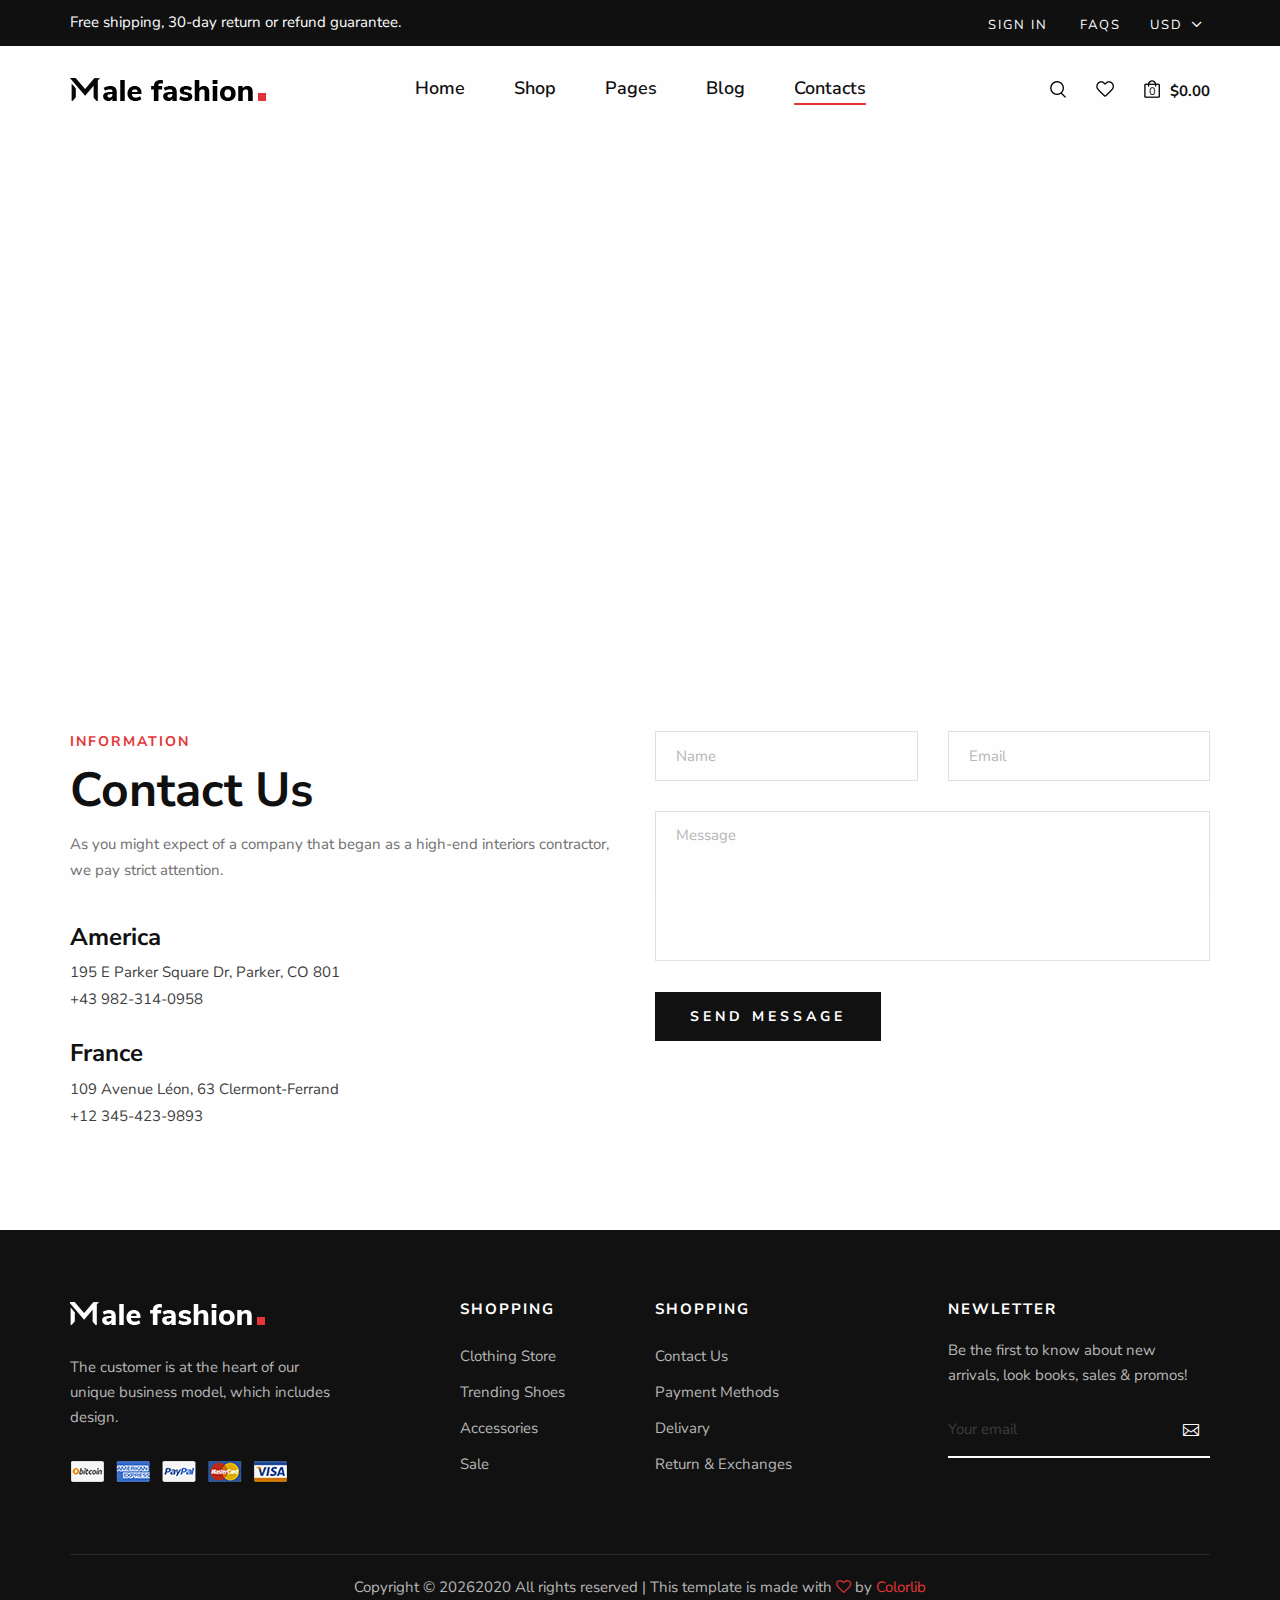
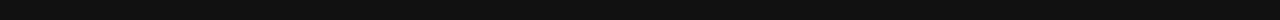
<file: contact.html>
<!DOCTYPE html>
<html lang="zxx">

<head>
    <meta charset="UTF-8">
    <meta name="description" content="Male_Fashion Template">
    <meta name="keywords" content="Male_Fashion, unica, creative, html">
    <meta name="viewport" content="width=device-width, initial-scale=1.0">
    <meta http-equiv="X-UA-Compatible" content="ie=edge">
    <title>Male-Fashion | Template</title>

    <!-- Google Font -->
    <link href="https://fonts.googleapis.com/css2?family=Nunito+Sans:wght@300;400;600;700;800;900&display=swap"
        rel="stylesheet">

    <!-- Css Styles -->
    <link rel="stylesheet" href="css/bootstrap.min.css" type="text/css">
    <link rel="stylesheet" href="css/font-awesome.min.css" type="text/css">
    <link rel="stylesheet" href="css/elegant-icons.css" type="text/css">
    <link rel="stylesheet" href="css/magnific-popup.css" type="text/css">
    <link rel="stylesheet" href="css/nice-select.css" type="text/css">
    <link rel="stylesheet" href="css/owl.carousel.min.css" type="text/css">
    <link rel="stylesheet" href="css/slicknav.min.css" type="text/css">
    <link rel="stylesheet" href="css/style.css" type="text/css">
</head>

<body>
    <!-- Page Preloder -->
    <div id="preloder">
        <div class="loader"></div>
    </div>

    <!-- Offcanvas Menu Begin -->
    <div class="offcanvas-menu-overlay"></div>
    <div class="offcanvas-menu-wrapper">
        <div class="offcanvas__option">
            <div class="offcanvas__links">
                <a href="#">Sign in</a>
                <a href="#">FAQs</a>
            </div>
            <div class="offcanvas__top__hover">
                <span>Usd <i class="arrow_carrot-down"></i></span>
                <ul>
                    <li>USD</li>
                    <li>EUR</li>
                    <li>USD</li>
                </ul>
            </div>
        </div>
        <div class="offcanvas__nav__option">
            <a href="#" class="search-switch"><img src="img/icon/search.png" alt=""></a>
            <a href="#"><img src="img/icon/heart.png" alt=""></a>
            <a href="#"><img src="img/icon/cart.png" alt=""> <span>0</span></a>
            <div class="price">$0.00</div>
        </div>
        <div id="mobile-menu-wrap"></div>
        <div class="offcanvas__text">
            <p>Free shipping, 30-day return or refund guarantee.</p>
        </div>
    </div>
    <!-- Offcanvas Menu End -->

    <!-- Header Section Begin -->
    <header class="header">
        <div class="header__top">
            <div class="container">
                <div class="row">
                    <div class="col-lg-6 col-md-7">
                        <div class="header__top__left">
                            <p>Free shipping, 30-day return or refund guarantee.</p>
                        </div>
                    </div>
                    <div class="col-lg-6 col-md-5">
                        <div class="header__top__right">
                            <div class="header__top__links">
                                <a href="#">Sign in</a>
                                <a href="#">FAQs</a>
                            </div>
                            <div class="header__top__hover">
                                <span>Usd <i class="arrow_carrot-down"></i></span>
                                <ul>
                                    <li>USD</li>
                                    <li>EUR</li>
                                    <li>USD</li>
                                </ul>
                            </div>
                        </div>
                    </div>
                </div>
            </div>
        </div>
        <div class="container">
            <div class="row">
                <div class="col-lg-3 col-md-3">
                    <div class="header__logo">
                        <a href="./index.html"><img src="img/logo.png" alt=""></a>
                    </div>
                </div>
                <div class="col-lg-6 col-md-6">
                    <nav class="header__menu mobile-menu">
                        <ul>
                            <li><a href="./index.html">Home</a></li>
                            <li><a href="./shop.html">Shop</a></li>
                            <li><a href="#">Pages</a>
                                <ul class="dropdown">
                                    <li><a href="./about.html">About Us</a></li>
                                    <li><a href="./shop-details.html">Shop Details</a></li>
                                    <li><a href="./shopping-cart.html">Shopping Cart</a></li>
                                    <li><a href="./checkout.html">Check Out</a></li>
                                    <li><a href="./blog-details.html">Blog Details</a></li>
                                </ul>
                            </li>
                            <li><a href="./blog.html">Blog</a></li>
                            <li class="active"><a href="./contact.html">Contacts</a></li>
                        </ul>
                    </nav>
                </div>
                <div class="col-lg-3 col-md-3">
                    <div class="header__nav__option">
                        <a href="#" class="search-switch"><img src="img/icon/search.png" alt=""></a>
                        <a href="#"><img src="img/icon/heart.png" alt=""></a>
                        <a href="#"><img src="img/icon/cart.png" alt=""> <span>0</span></a>
                        <div class="price">$0.00</div>
                    </div>
                </div>
            </div>
            <div class="canvas__open"><i class="fa fa-bars"></i></div>
        </div>
    </header>
    <!-- Header Section End -->

    <!-- Map Begin -->
    <div class="map">
        <iframe src="https://www.google.com/maps/embed?pb=!1m18!1m12!1m3!1d111551.9926412813!2d-90.27317134641879!3d38.606612219170856!2m3!1f0!2f0!3f0!3m2!1i1024!2i768!4f13.1!3m3!1m2!1s0x54eab584e432360b%3A0x1c3bb99243deb742!2sUnited%20States!5e0!3m2!1sen!2sbd!4v1597926938024!5m2!1sen!2sbd" height="500" style="border:0;" allowfullscreen="" aria-hidden="false" tabindex="0"></iframe>
    </div>
    <!-- Map End -->

    <!-- Contact Section Begin -->
    <section class="contact spad">
        <div class="container">
            <div class="row">
                <div class="col-lg-6 col-md-6">
                    <div class="contact__text">
                        <div class="section-title">
                            <span>Information</span>
                            <h2>Contact Us</h2>
                            <p>As you might expect of a company that began as a high-end interiors contractor, we pay
                                strict attention.</p>
                        </div>
                        <ul>
                            <li>
                                <h4>America</h4>
                                <p>195 E Parker Square Dr, Parker, CO 801 <br />+43 982-314-0958</p>
                            </li>
                            <li>
                                <h4>France</h4>
                                <p>109 Avenue Léon, 63 Clermont-Ferrand <br />+12 345-423-9893</p>
                            </li>
                        </ul>
                    </div>
                </div>
                <div class="col-lg-6 col-md-6">
                    <div class="contact__form">
                        <form action="#">
                            <div class="row">
                                <div class="col-lg-6">
                                    <input type="text" placeholder="Name">
                                </div>
                                <div class="col-lg-6">
                                    <input type="text" placeholder="Email">
                                </div>
                                <div class="col-lg-12">
                                    <textarea placeholder="Message"></textarea>
                                    <button type="submit" class="site-btn">Send Message</button>
                                </div>
                            </div>
                        </form>
                    </div>
                </div>
            </div>
        </div>
    </section>
    <!-- Contact Section End -->

    <!-- Footer Section Begin -->
    <footer class="footer">
        <div class="container">
            <div class="row">
                <div class="col-lg-3 col-md-6 col-sm-6">
                    <div class="footer__about">
                        <div class="footer__logo">
                            <a href="#"><img src="img/footer-logo.png" alt=""></a>
                        </div>
                        <p>The customer is at the heart of our unique business model, which includes design.</p>
                        <a href="#"><img src="img/payment.png" alt=""></a>
                    </div>
                </div>
                <div class="col-lg-2 offset-lg-1 col-md-3 col-sm-6">
                    <div class="footer__widget">
                        <h6>Shopping</h6>
                        <ul>
                            <li><a href="#">Clothing Store</a></li>
                            <li><a href="#">Trending Shoes</a></li>
                            <li><a href="#">Accessories</a></li>
                            <li><a href="#">Sale</a></li>
                        </ul>
                    </div>
                </div>
                <div class="col-lg-2 col-md-3 col-sm-6">
                    <div class="footer__widget">
                        <h6>Shopping</h6>
                        <ul>
                            <li><a href="#">Contact Us</a></li>
                            <li><a href="#">Payment Methods</a></li>
                            <li><a href="#">Delivary</a></li>
                            <li><a href="#">Return & Exchanges</a></li>
                        </ul>
                    </div>
                </div>
                <div class="col-lg-3 offset-lg-1 col-md-6 col-sm-6">
                    <div class="footer__widget">
                        <h6>NewLetter</h6>
                        <div class="footer__newslatter">
                            <p>Be the first to know about new arrivals, look books, sales & promos!</p>
                            <form action="#">
                                <input type="text" placeholder="Your email">
                                <button type="submit"><span class="icon_mail_alt"></span></button>
                            </form>
                        </div>
                    </div>
                </div>
            </div>
            <div class="row">
                <div class="col-lg-12 text-center">
                    <div class="footer__copyright__text">
                        <!-- Link back to Colorlib can't be removed. Template is licensed under CC BY 3.0. -->
                        <p>Copyright ©
                            <script>
                                document.write(new Date().getFullYear());
                            </script>2020
                            All rights reserved | This template is made with <i class="fa fa-heart-o"
                                aria-hidden="true"></i> by <a href="https://colorlib.com" target="_blank">Colorlib</a>
                        </p>
                        <!-- Link back to Colorlib can't be removed. Template is licensed under CC BY 3.0. -->
                    </div>
                </div>
            </div>
        </div>
    </footer>
    <!-- Footer Section End -->

    <!-- Search Begin -->
    <div class="search-model">
        <div class="h-100 d-flex align-items-center justify-content-center">
            <div class="search-close-switch">+</div>
            <form class="search-model-form">
                <input type="text" id="search-input" placeholder="Search here.....">
            </form>
        </div>
    </div>
    <!-- Search End -->

    <!-- Js Plugins -->
    <script src="js/jquery-3.3.1.min.js"></script>
    <script src="js/bootstrap.min.js"></script>
    <script src="js/jquery.nice-select.min.js"></script>
    <script src="js/jquery.nicescroll.min.js"></script>
    <script src="js/jquery.magnific-popup.min.js"></script>
    <script src="js/jquery.countdown.min.js"></script>
    <script src="js/jquery.slicknav.js"></script>
    <script src="js/mixitup.min.js"></script>
    <script src="js/owl.carousel.min.js"></script>
    <script src="js/main.js"></script>
</body>

</html>
</file>
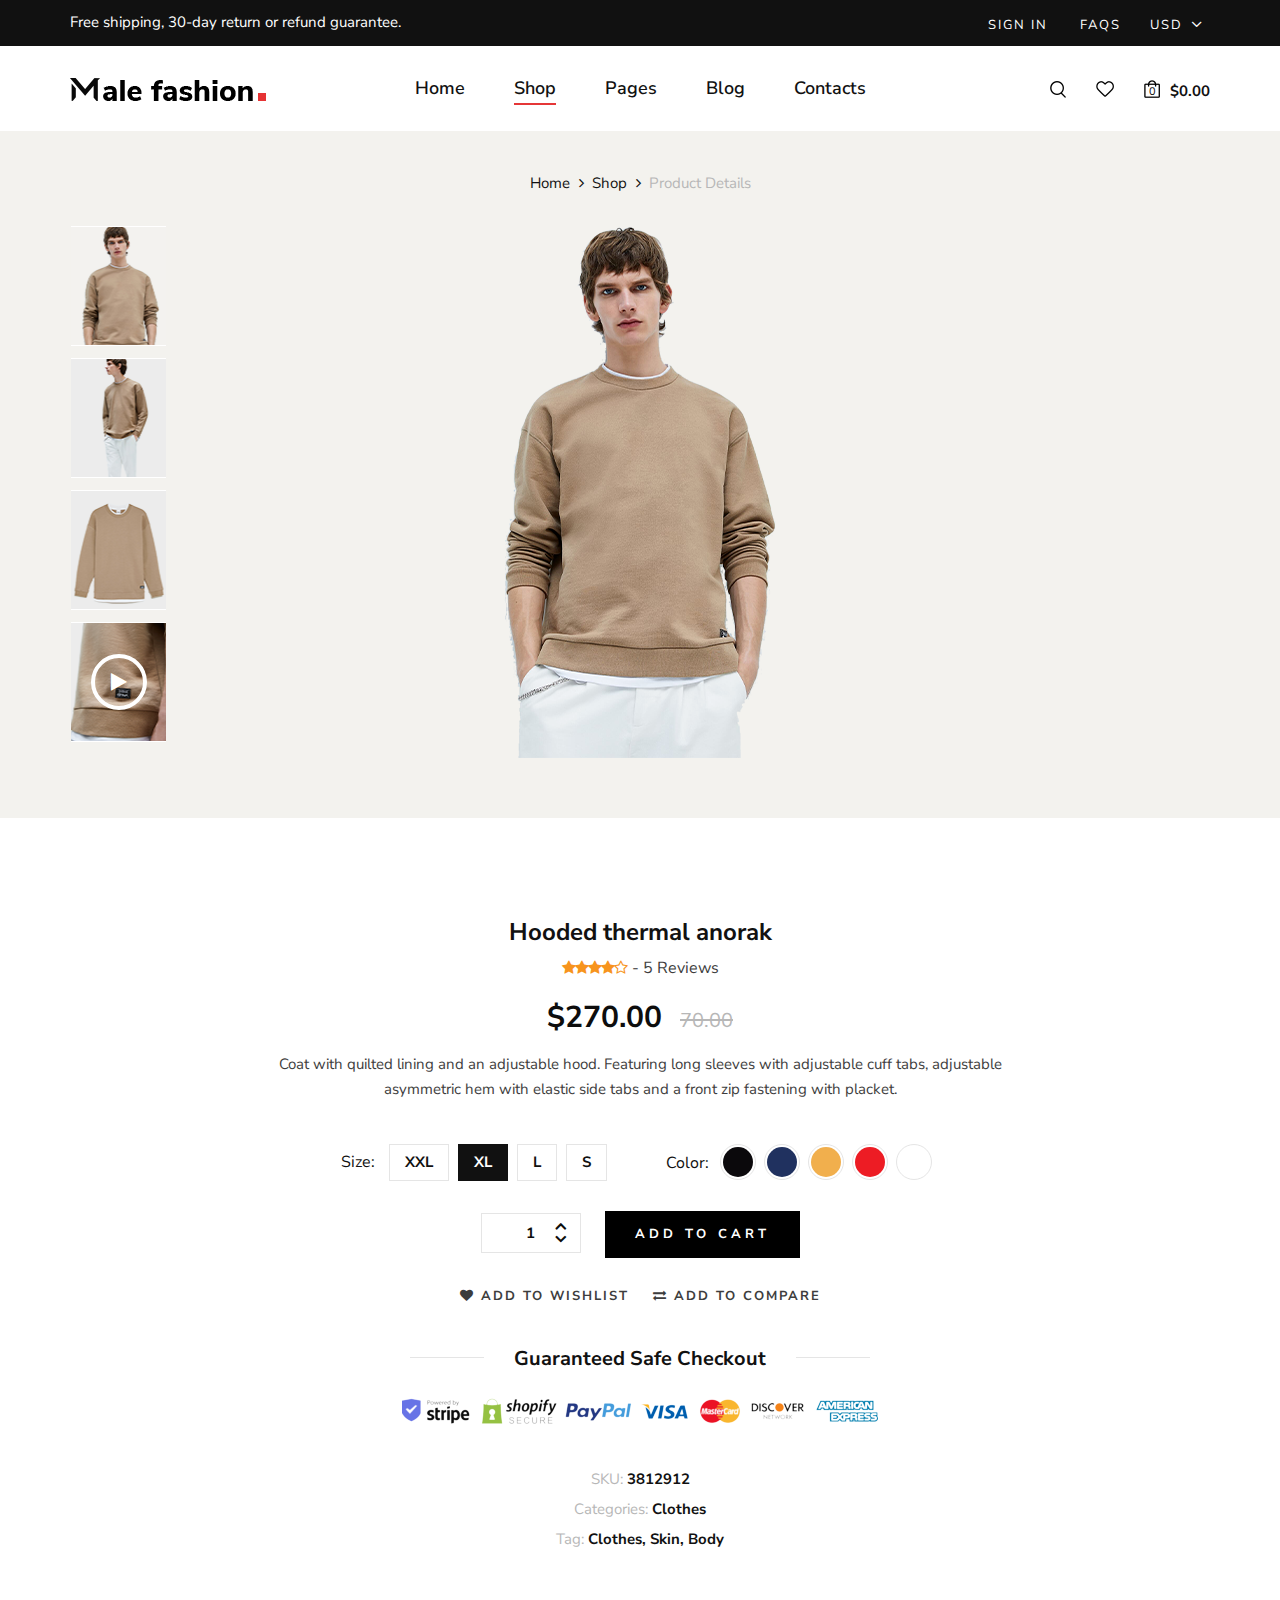
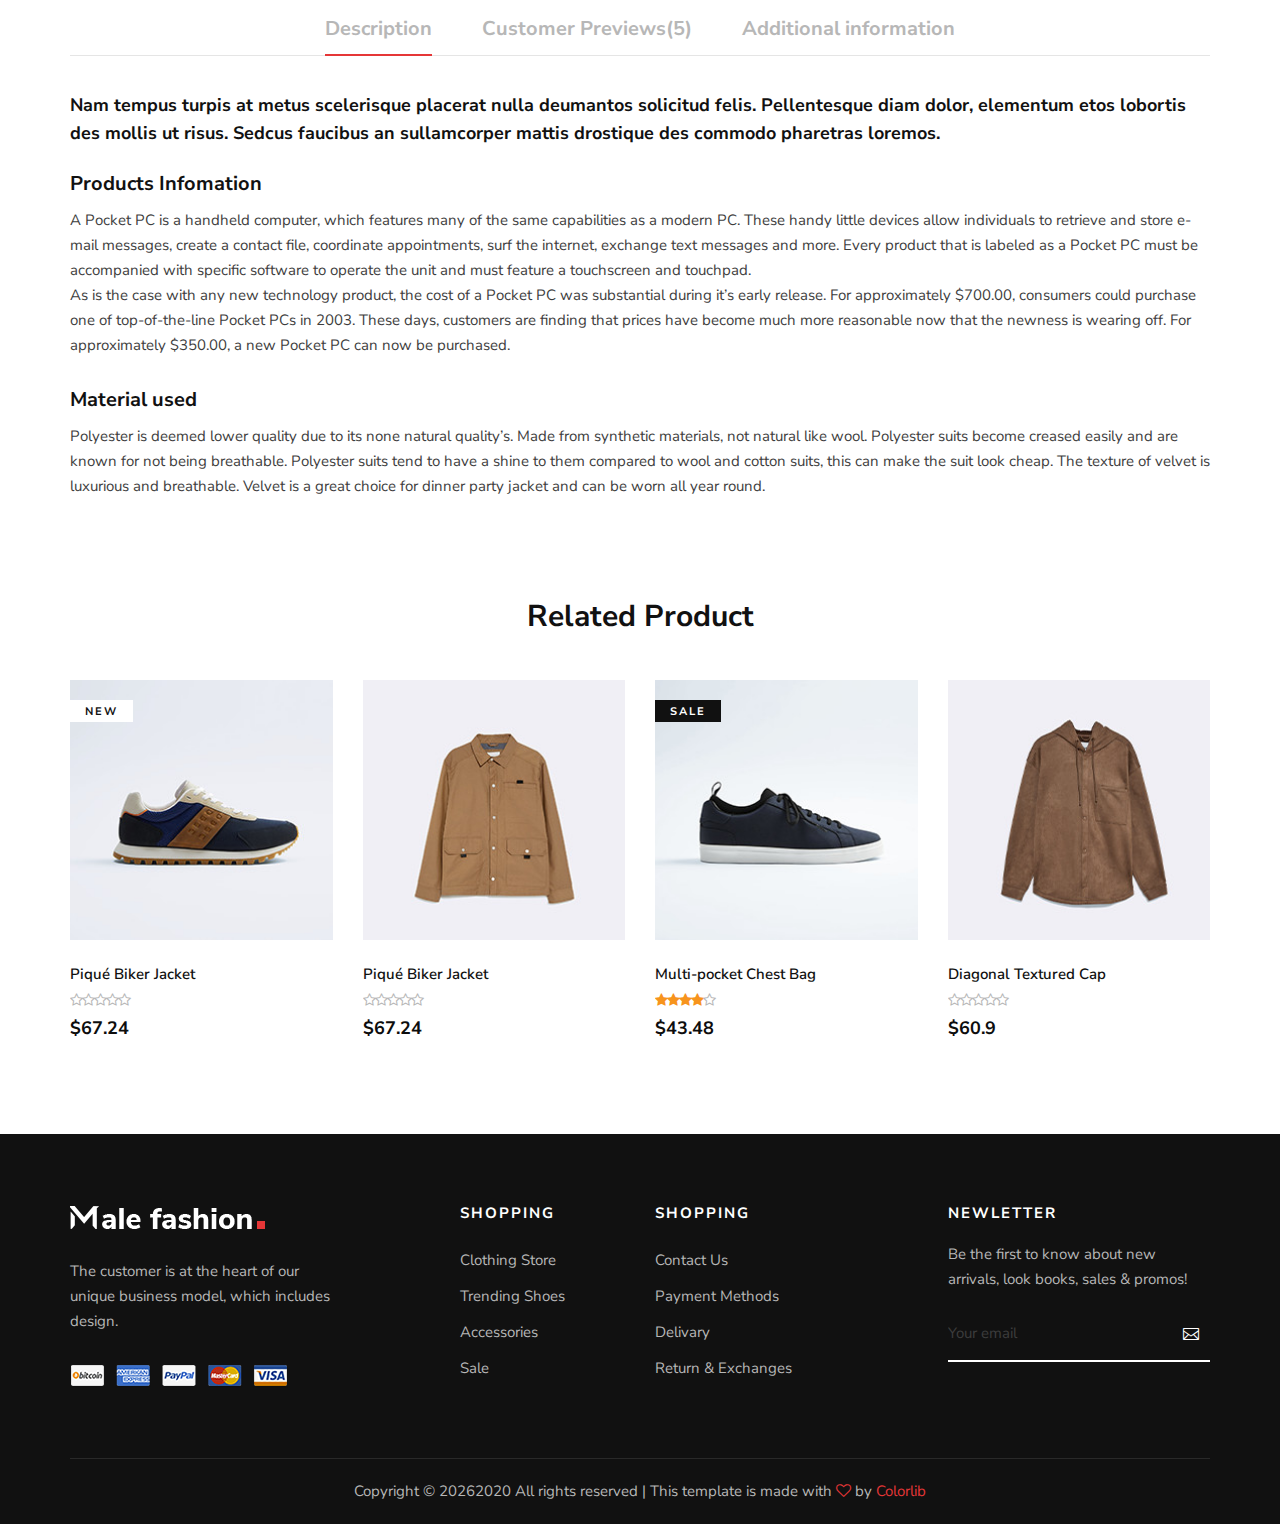
<file: shop-details.html>
<!DOCTYPE html>
<html lang="zxx">

<head>
    <meta charset="UTF-8">
    <meta name="description" content="Male_Fashion Template">
    <meta name="keywords" content="Male_Fashion, unica, creative, html">
    <meta name="viewport" content="width=device-width, initial-scale=1.0">
    <meta http-equiv="X-UA-Compatible" content="ie=edge">
    <title>Male-Fashion | Template</title>

    <!-- Google Font -->
    <link href="https://fonts.googleapis.com/css2?family=Nunito+Sans:wght@300;400;600;700;800;900&display=swap"
    rel="stylesheet">

    <!-- Css Styles -->
    <link rel="stylesheet" href="css/bootstrap.min.css" type="text/css">
    <link rel="stylesheet" href="css/font-awesome.min.css" type="text/css">
    <link rel="stylesheet" href="css/elegant-icons.css" type="text/css">
    <link rel="stylesheet" href="css/magnific-popup.css" type="text/css">
    <link rel="stylesheet" href="css/nice-select.css" type="text/css">
    <link rel="stylesheet" href="css/owl.carousel.min.css" type="text/css">
    <link rel="stylesheet" href="css/slicknav.min.css" type="text/css">
    <link rel="stylesheet" href="css/style.css" type="text/css">
</head>

<body>
    <!-- Page Preloder -->
    <div id="preloder">
        <div class="loader"></div>
    </div>

    <!-- Offcanvas Menu Begin -->
    <div class="offcanvas-menu-overlay"></div>
    <div class="offcanvas-menu-wrapper">
        <div class="offcanvas__option">
            <div class="offcanvas__links">
                <a href="#">Sign in</a>
                <a href="#">FAQs</a>
            </div>
            <div class="offcanvas__top__hover">
                <span>Usd <i class="arrow_carrot-down"></i></span>
                <ul>
                    <li>USD</li>
                    <li>EUR</li>
                    <li>USD</li>
                </ul>
            </div>
        </div>
        <div class="offcanvas__nav__option">
            <a href="#" class="search-switch"><img src="img/icon/search.png" alt=""></a>
            <a href="#"><img src="img/icon/heart.png" alt=""></a>
            <a href="#"><img src="img/icon/cart.png" alt=""> <span>0</span></a>
            <div class="price">$0.00</div>
        </div>
        <div id="mobile-menu-wrap"></div>
        <div class="offcanvas__text">
            <p>Free shipping, 30-day return or refund guarantee.</p>
        </div>
    </div>
    <!-- Offcanvas Menu End -->

    <!-- Header Section Begin -->
    <header class="header">
        <div class="header__top">
            <div class="container">
                <div class="row">
                    <div class="col-lg-6 col-md-7">
                        <div class="header__top__left">
                            <p>Free shipping, 30-day return or refund guarantee.</p>
                        </div>
                    </div>
                    <div class="col-lg-6 col-md-5">
                        <div class="header__top__right">
                            <div class="header__top__links">
                                <a href="#">Sign in</a>
                                <a href="#">FAQs</a>
                            </div>
                            <div class="header__top__hover">
                                <span>Usd <i class="arrow_carrot-down"></i></span>
                                <ul>
                                    <li>USD</li>
                                    <li>EUR</li>
                                    <li>USD</li>
                                </ul>
                            </div>
                        </div>
                    </div>
                </div>
            </div>
        </div>
        <div class="container">
            <div class="row">
                <div class="col-lg-3 col-md-3">
                    <div class="header__logo">
                        <a href="./inex.html"><img src="img/logo.png" alt=""></a>
                    </div>
                </div>
                <div class="col-lg-6 col-md-6">
                    <nav class="header__menu mobile-menu">
                        <ul>
                            <li><a href="./inex.html">Home</a></li>
                            <li class="active"><a href="./shop.html">Shop</a></li>
                            <li><a href="#">Pages</a>
                                <ul class="dropdown">
                                    <li><a href="./about.html">About Us</a></li>
                                    <li><a href="./shop-details.html">Shop Details</a></li>
                                    <li><a href="./shopping-cart.html">Shopping Cart</a></li>
                                    <li><a href="./checkout.html">Check Out</a></li>
                                    <li><a href="./blog-details.html">Blog Details</a></li>
                                </ul>
                            </li>
                            <li><a href="./blog.html">Blog</a></li>
                            <li><a href="./contact.html">Contacts</a></li>
                        </ul>
                    </nav>
                </div>
                <div class="col-lg-3 col-md-3">
                    <div class="header__nav__option">
                        <a href="#" class="search-switch"><img src="img/icon/search.png" alt=""></a>
                        <a href="#"><img src="img/icon/heart.png" alt=""></a>
                        <a href="#"><img src="img/icon/cart.png" alt=""> <span>0</span></a>
                        <div class="price">$0.00</div>
                    </div>
                </div>
            </div>
            <div class="canvas__open"><i class="fa fa-bars"></i></div>
        </div>
    </header>
    <!-- Header Section End -->

    <!-- Shop Details Section Begin -->
    <section class="shop-details">
        <div class="product__details__pic">
            <div class="container">
                <div class="row">
                    <div class="col-lg-12">
                        <div class="product__details__breadcrumb">
                            <a href="./index.html">Home</a>
                            <a href="./shop.html">Shop</a>
                            <span>Product Details</span>
                        </div>
                    </div>
                </div>
                <div class="row">
                    <div class="col-lg-3 col-md-3">
                        <ul class="nav nav-tabs" role="tablist">
                            <li class="nav-item">
                                <a class="nav-link active" data-toggle="tab" href="#tabs-1" role="tab">
                                    <div class="product__thumb__pic set-bg" data-setbg="img/shop-details/thumb-1.png">
                                    </div>
                                </a>
                            </li>
                            <li class="nav-item">
                                <a class="nav-link" data-toggle="tab" href="#tabs-2" role="tab">
                                    <div class="product__thumb__pic set-bg" data-setbg="img/shop-details/thumb-2.png">
                                    </div>
                                </a>
                            </li>
                            <li class="nav-item">
                                <a class="nav-link" data-toggle="tab" href="#tabs-3" role="tab">
                                    <div class="product__thumb__pic set-bg" data-setbg="img/shop-details/thumb-3.png">
                                    </div>
                                </a>
                            </li>
                            <li class="nav-item">
                                <a class="nav-link" data-toggle="tab" href="#tabs-4" role="tab">
                                    <div class="product__thumb__pic set-bg" data-setbg="img/shop-details/thumb-4.png">
                                        <i class="fa fa-play"></i>
                                    </div>
                                </a>
                            </li>
                        </ul>
                    </div>
                    <div class="col-lg-6 col-md-9">
                        <div class="tab-content">
                            <div class="tab-pane active" id="tabs-1" role="tabpanel">
                                <div class="product__details__pic__item">
                                    <img src="img/shop-details/product-big-2.png" alt="">
                                </div>
                            </div>
                            <div class="tab-pane" id="tabs-2" role="tabpanel">
                                <div class="product__details__pic__item">
                                    <img src="img/shop-details/product-big-3.png" alt="">
                                </div>
                            </div>
                            <div class="tab-pane" id="tabs-3" role="tabpanel">
                                <div class="product__details__pic__item">
                                    <img src="img/shop-details/product-big.png" alt="">
                                </div>
                            </div>
                            <div class="tab-pane" id="tabs-4" role="tabpanel">
                                <div class="product__details__pic__item">
                                    <img src="img/shop-details/product-big-4.png" alt="">
                                    <a href="https://www.youtube.com/watch?v=8PJ3_p7VqHw&list=RD8PJ3_p7VqHw&start_radio=1" class="video-popup"><i class="fa fa-play"></i></a>
                                </div>
                            </div>
                        </div>
                    </div>
                </div>
            </div>
        </div>
        <div class="product__details__content">
            <div class="container">
                <div class="row d-flex justify-content-center">
                    <div class="col-lg-8">
                        <div class="product__details__text">
                            <h4>Hooded thermal anorak</h4>
                            <div class="rating">
                                <i class="fa fa-star"></i>
                                <i class="fa fa-star"></i>
                                <i class="fa fa-star"></i>
                                <i class="fa fa-star"></i>
                                <i class="fa fa-star-o"></i>
                                <span> - 5 Reviews</span>
                            </div>
                            <h3>$270.00 <span>70.00</span></h3>
                            <p>Coat with quilted lining and an adjustable hood. Featuring long sleeves with adjustable
                                cuff tabs, adjustable asymmetric hem with elastic side tabs and a front zip fastening
                            with placket.</p>
                            <div class="product__details__option">
                                <div class="product__details__option__size">
                                    <span>Size:</span>
                                    <label for="xxl">xxl
                                        <input type="radio" id="xxl">
                                    </label>
                                    <label class="active" for="xl">xl
                                        <input type="radio" id="xl">
                                    </label>
                                    <label for="l">l
                                        <input type="radio" id="l">
                                    </label>
                                    <label for="sm">s
                                        <input type="radio" id="sm">
                                    </label>
                                </div>
                                <div class="product__details__option__color">
                                    <span>Color:</span>
                                    <label class="c-1" for="sp-1">
                                        <input type="radio" id="sp-1">
                                    </label>
                                    <label class="c-2" for="sp-2">
                                        <input type="radio" id="sp-2">
                                    </label>
                                    <label class="c-3" for="sp-3">
                                        <input type="radio" id="sp-3">
                                    </label>
                                    <label class="c-4" for="sp-4">
                                        <input type="radio" id="sp-4">
                                    </label>
                                    <label class="c-9" for="sp-9">
                                        <input type="radio" id="sp-9">
                                    </label>
                                </div>
                            </div>
                            <div class="product__details__cart__option">
                                <div class="quantity">
                                    <div class="pro-qty">
                                        <input type="text" value="1">
                                    </div>
                                </div>
                                <a href="#" class="primary-btn">add to cart</a>
                            </div>
                            <div class="product__details__btns__option">
                                <a href="#"><i class="fa fa-heart"></i> add to wishlist</a>
                                <a href="#"><i class="fa fa-exchange"></i> Add To Compare</a>
                            </div>
                            <div class="product__details__last__option">
                                <h5><span>Guaranteed Safe Checkout</span></h5>
                                <img src="img/shop-details/details-payment.png" alt="">
                                <ul>
                                    <li><span>SKU:</span> 3812912</li>
                                    <li><span>Categories:</span> Clothes</li>
                                    <li><span>Tag:</span> Clothes, Skin, Body</li>
                                </ul>
                            </div>
                        </div>
                    </div>
                </div>
                <div class="row">
                    <div class="col-lg-12">
                        <div class="product__details__tab">
                            <ul class="nav nav-tabs" role="tablist">
                                <li class="nav-item">
                                    <a class="nav-link active" data-toggle="tab" href="#tabs-5"
                                    role="tab">Description</a>
                                </li>
                                <li class="nav-item">
                                    <a class="nav-link" data-toggle="tab" href="#tabs-6" role="tab">Customer
                                    Previews(5)</a>
                                </li>
                                <li class="nav-item">
                                    <a class="nav-link" data-toggle="tab" href="#tabs-7" role="tab">Additional
                                    information</a>
                                </li>
                            </ul>
                            <div class="tab-content">
                                <div class="tab-pane active" id="tabs-5" role="tabpanel">
                                    <div class="product__details__tab__content">
                                        <p class="note">Nam tempus turpis at metus scelerisque placerat nulla deumantos
                                            solicitud felis. Pellentesque diam dolor, elementum etos lobortis des mollis
                                            ut risus. Sedcus faucibus an sullamcorper mattis drostique des commodo
                                        pharetras loremos.</p>
                                        <div class="product__details__tab__content__item">
                                            <h5>Products Infomation</h5>
                                            <p>A Pocket PC is a handheld computer, which features many of the same
                                                capabilities as a modern PC. These handy little devices allow
                                                individuals to retrieve and store e-mail messages, create a contact
                                                file, coordinate appointments, surf the internet, exchange text messages
                                                and more. Every product that is labeled as a Pocket PC must be
                                                accompanied with specific software to operate the unit and must feature
                                            a touchscreen and touchpad.</p>
                                            <p>As is the case with any new technology product, the cost of a Pocket PC
                                                was substantial during it’s early release. For approximately $700.00,
                                                consumers could purchase one of top-of-the-line Pocket PCs in 2003.
                                                These days, customers are finding that prices have become much more
                                                reasonable now that the newness is wearing off. For approximately
                                            $350.00, a new Pocket PC can now be purchased.</p>
                                        </div>
                                        <div class="product__details__tab__content__item">
                                            <h5>Material used</h5>
                                            <p>Polyester is deemed lower quality due to its none natural quality’s. Made
                                                from synthetic materials, not natural like wool. Polyester suits become
                                                creased easily and are known for not being breathable. Polyester suits
                                                tend to have a shine to them compared to wool and cotton suits, this can
                                                make the suit look cheap. The texture of velvet is luxurious and
                                                breathable. Velvet is a great choice for dinner party jacket and can be
                                            worn all year round.</p>
                                        </div>
                                    </div>
                                </div>
                                <div class="tab-pane" id="tabs-6" role="tabpanel">
                                    <div class="product__details__tab__content">
                                        <div class="product__details__tab__content__item">
                                            <h5>Products Infomation</h5>
                                            <p>A Pocket PC is a handheld computer, which features many of the same
                                                capabilities as a modern PC. These handy little devices allow
                                                individuals to retrieve and store e-mail messages, create a contact
                                                file, coordinate appointments, surf the internet, exchange text messages
                                                and more. Every product that is labeled as a Pocket PC must be
                                                accompanied with specific software to operate the unit and must feature
                                            a touchscreen and touchpad.</p>
                                            <p>As is the case with any new technology product, the cost of a Pocket PC
                                                was substantial during it’s early release. For approximately $700.00,
                                                consumers could purchase one of top-of-the-line Pocket PCs in 2003.
                                                These days, customers are finding that prices have become much more
                                                reasonable now that the newness is wearing off. For approximately
                                            $350.00, a new Pocket PC can now be purchased.</p>
                                        </div>
                                        <div class="product__details__tab__content__item">
                                            <h5>Material used</h5>
                                            <p>Polyester is deemed lower quality due to its none natural quality’s. Made
                                                from synthetic materials, not natural like wool. Polyester suits become
                                                creased easily and are known for not being breathable. Polyester suits
                                                tend to have a shine to them compared to wool and cotton suits, this can
                                                make the suit look cheap. The texture of velvet is luxurious and
                                                breathable. Velvet is a great choice for dinner party jacket and can be
                                            worn all year round.</p>
                                        </div>
                                    </div>
                                </div>
                                <div class="tab-pane" id="tabs-7" role="tabpanel">
                                    <div class="product__details__tab__content">
                                        <p class="note">Nam tempus turpis at metus scelerisque placerat nulla deumantos
                                            solicitud felis. Pellentesque diam dolor, elementum etos lobortis des mollis
                                            ut risus. Sedcus faucibus an sullamcorper mattis drostique des commodo
                                        pharetras loremos.</p>
                                        <div class="product__details__tab__content__item">
                                            <h5>Products Infomation</h5>
                                            <p>A Pocket PC is a handheld computer, which features many of the same
                                                capabilities as a modern PC. These handy little devices allow
                                                individuals to retrieve and store e-mail messages, create a contact
                                                file, coordinate appointments, surf the internet, exchange text messages
                                                and more. Every product that is labeled as a Pocket PC must be
                                                accompanied with specific software to operate the unit and must feature
                                            a touchscreen and touchpad.</p>
                                            <p>As is the case with any new technology product, the cost of a Pocket PC
                                                was substantial during it’s early release. For approximately $700.00,
                                                consumers could purchase one of top-of-the-line Pocket PCs in 2003.
                                                These days, customers are finding that prices have become much more
                                                reasonable now that the newness is wearing off. For approximately
                                            $350.00, a new Pocket PC can now be purchased.</p>
                                        </div>
                                        <div class="product__details__tab__content__item">
                                            <h5>Material used</h5>
                                            <p>Polyester is deemed lower quality due to its none natural quality’s. Made
                                                from synthetic materials, not natural like wool. Polyester suits become
                                                creased easily and are known for not being breathable. Polyester suits
                                                tend to have a shine to them compared to wool and cotton suits, this can
                                                make the suit look cheap. The texture of velvet is luxurious and
                                                breathable. Velvet is a great choice for dinner party jacket and can be
                                            worn all year round.</p>
                                        </div>
                                    </div>
                                </div>
                            </div>
                        </div>
                    </div>
                </div>
            </div>
        </div>
    </section>
    <!-- Shop Details Section End -->

    <!-- Related Section Begin -->
    <section class="related spad">
        <div class="container">
            <div class="row">
                <div class="col-lg-12">
                    <h3 class="related-title">Related Product</h3>
                </div>
            </div>
            <div class="row">
                <div class="col-lg-3 col-md-6 col-sm-6 col-sm-6">
                    <div class="product__item">
                        <div class="product__item__pic set-bg" data-setbg="img/product/product-1.jpg">
                            <span class="label">New</span>
                            <ul class="product__hover">
                                <li><a href="#"><img src="img/icon/heart.png" alt=""></a></li>
                                <li><a href="#"><img src="img/icon/compare.png" alt=""> <span>Compare</span></a></li>
                                <li><a href="#"><img src="img/icon/search.png" alt=""></a></li>
                            </ul>
                        </div>
                        <div class="product__item__text">
                            <h6>Piqué Biker Jacket</h6>
                            <a href="#" class="add-cart">+ Add To Cart</a>
                            <div class="rating">
                                <i class="fa fa-star-o"></i>
                                <i class="fa fa-star-o"></i>
                                <i class="fa fa-star-o"></i>
                                <i class="fa fa-star-o"></i>
                                <i class="fa fa-star-o"></i>
                            </div>
                            <h5>$67.24</h5>
                            <div class="product__color__select">
                                <label for="pc-1">
                                    <input type="radio" id="pc-1">
                                </label>
                                <label class="active black" for="pc-2">
                                    <input type="radio" id="pc-2">
                                </label>
                                <label class="grey" for="pc-3">
                                    <input type="radio" id="pc-3">
                                </label>
                            </div>
                        </div>
                    </div>
                </div>
                <div class="col-lg-3 col-md-6 col-sm-6 col-sm-6">
                    <div class="product__item">
                        <div class="product__item__pic set-bg" data-setbg="img/product/product-2.jpg">
                            <ul class="product__hover">
                                <li><a href="#"><img src="img/icon/heart.png" alt=""></a></li>
                                <li><a href="#"><img src="img/icon/compare.png" alt=""> <span>Compare</span></a></li>
                                <li><a href="#"><img src="img/icon/search.png" alt=""></a></li>
                            </ul>
                        </div>
                        <div class="product__item__text">
                            <h6>Piqué Biker Jacket</h6>
                            <a href="#" class="add-cart">+ Add To Cart</a>
                            <div class="rating">
                                <i class="fa fa-star-o"></i>
                                <i class="fa fa-star-o"></i>
                                <i class="fa fa-star-o"></i>
                                <i class="fa fa-star-o"></i>
                                <i class="fa fa-star-o"></i>
                            </div>
                            <h5>$67.24</h5>
                            <div class="product__color__select">
                                <label for="pc-4">
                                    <input type="radio" id="pc-4">
                                </label>
                                <label class="active black" for="pc-5">
                                    <input type="radio" id="pc-5">
                                </label>
                                <label class="grey" for="pc-6">
                                    <input type="radio" id="pc-6">
                                </label>
                            </div>
                        </div>
                    </div>
                </div>
                <div class="col-lg-3 col-md-6 col-sm-6 col-sm-6">
                    <div class="product__item sale">
                        <div class="product__item__pic set-bg" data-setbg="img/product/product-3.jpg">
                            <span class="label">Sale</span>
                            <ul class="product__hover">
                                <li><a href="#"><img src="img/icon/heart.png" alt=""></a></li>
                                <li><a href="#"><img src="img/icon/compare.png" alt=""> <span>Compare</span></a></li>
                                <li><a href="#"><img src="img/icon/search.png" alt=""></a></li>
                            </ul>
                        </div>
                        <div class="product__item__text">
                            <h6>Multi-pocket Chest Bag</h6>
                            <a href="#" class="add-cart">+ Add To Cart</a>
                            <div class="rating">
                                <i class="fa fa-star"></i>
                                <i class="fa fa-star"></i>
                                <i class="fa fa-star"></i>
                                <i class="fa fa-star"></i>
                                <i class="fa fa-star-o"></i>
                            </div>
                            <h5>$43.48</h5>
                            <div class="product__color__select">
                                <label for="pc-7">
                                    <input type="radio" id="pc-7">
                                </label>
                                <label class="active black" for="pc-8">
                                    <input type="radio" id="pc-8">
                                </label>
                                <label class="grey" for="pc-9">
                                    <input type="radio" id="pc-9">
                                </label>
                            </div>
                        </div>
                    </div>
                </div>
                <div class="col-lg-3 col-md-6 col-sm-6 col-sm-6">
                    <div class="product__item">
                        <div class="product__item__pic set-bg" data-setbg="img/product/product-4.jpg">
                            <ul class="product__hover">
                                <li><a href="#"><img src="img/icon/heart.png" alt=""></a></li>
                                <li><a href="#"><img src="img/icon/compare.png" alt=""> <span>Compare</span></a></li>
                                <li><a href="#"><img src="img/icon/search.png" alt=""></a></li>
                            </ul>
                        </div>
                        <div class="product__item__text">
                            <h6>Diagonal Textured Cap</h6>
                            <a href="#" class="add-cart">+ Add To Cart</a>
                            <div class="rating">
                                <i class="fa fa-star-o"></i>
                                <i class="fa fa-star-o"></i>
                                <i class="fa fa-star-o"></i>
                                <i class="fa fa-star-o"></i>
                                <i class="fa fa-star-o"></i>
                            </div>
                            <h5>$60.9</h5>
                            <div class="product__color__select">
                                <label for="pc-10">
                                    <input type="radio" id="pc-10">
                                </label>
                                <label class="active black" for="pc-11">
                                    <input type="radio" id="pc-11">
                                </label>
                                <label class="grey" for="pc-12">
                                    <input type="radio" id="pc-12">
                                </label>
                            </div>
                        </div>
                    </div>
                </div>
            </div>
        </div>
    </section>
    <!-- Related Section End -->

    <!-- Footer Section Begin -->
    <footer class="footer">
        <div class="container">
            <div class="row">
                <div class="col-lg-3 col-md-6 col-sm-6">
                    <div class="footer__about">
                        <div class="footer__logo">
                            <a href="#"><img src="img/footer-logo.png" alt=""></a>
                        </div>
                        <p>The customer is at the heart of our unique business model, which includes design.</p>
                        <a href="#"><img src="img/payment.png" alt=""></a>
                    </div>
                </div>
                <div class="col-lg-2 offset-lg-1 col-md-3 col-sm-6">
                    <div class="footer__widget">
                        <h6>Shopping</h6>
                        <ul>
                            <li><a href="#">Clothing Store</a></li>
                            <li><a href="#">Trending Shoes</a></li>
                            <li><a href="#">Accessories</a></li>
                            <li><a href="#">Sale</a></li>
                        </ul>
                    </div>
                </div>
                <div class="col-lg-2 col-md-3 col-sm-6">
                    <div class="footer__widget">
                        <h6>Shopping</h6>
                        <ul>
                            <li><a href="#">Contact Us</a></li>
                            <li><a href="#">Payment Methods</a></li>
                            <li><a href="#">Delivary</a></li>
                            <li><a href="#">Return & Exchanges</a></li>
                        </ul>
                    </div>
                </div>
                <div class="col-lg-3 offset-lg-1 col-md-6 col-sm-6">
                    <div class="footer__widget">
                        <h6>NewLetter</h6>
                        <div class="footer__newslatter">
                            <p>Be the first to know about new arrivals, look books, sales & promos!</p>
                            <form action="#">
                                <input type="text" placeholder="Your email">
                                <button type="submit"><span class="icon_mail_alt"></span></button>
                            </form>
                        </div>
                    </div>
                </div>
            </div>
            <div class="row">
                <div class="col-lg-12 text-center">
                    <div class="footer__copyright__text">
                        <!-- Link back to Colorlib can't be removed. Template is licensed under CC BY 3.0. -->
                        <p>Copyright ©
                            <script>
                                document.write(new Date().getFullYear());
                            </script>2020
                            All rights reserved | This template is made with <i class="fa fa-heart-o"
                            aria-hidden="true"></i> by <a href="https://colorlib.com" target="_blank">Colorlib</a>
                        </p>
                        <!-- Link back to Colorlib can't be removed. Template is licensed under CC BY 3.0. -->
                    </div>
                </div>
            </div>
        </div>
    </footer>
    <!-- Footer Section End -->

    <!-- Search Begin -->
    <div class="search-model">
        <div class="h-100 d-flex align-items-center justify-content-center">
            <div class="search-close-switch">+</div>
            <form class="search-model-form">
                <input type="text" id="search-input" placeholder="Search here.....">
            </form>
        </div>
    </div>
    <!-- Search End -->

    <!-- Js Plugins -->
    <script src="js/jquery-3.3.1.min.js"></script>
    <script src="js/bootstrap.min.js"></script>
    <script src="js/jquery.nice-select.min.js"></script>
    <script src="js/jquery.nicescroll.min.js"></script>
    <script src="js/jquery.magnific-popup.min.js"></script>
    <script src="js/jquery.countdown.min.js"></script>
    <script src="js/jquery.slicknav.js"></script>
    <script src="js/mixitup.min.js"></script>
    <script src="js/owl.carousel.min.js"></script>
    <script src="js/main.js"></script>
</body>

</html>
</file>
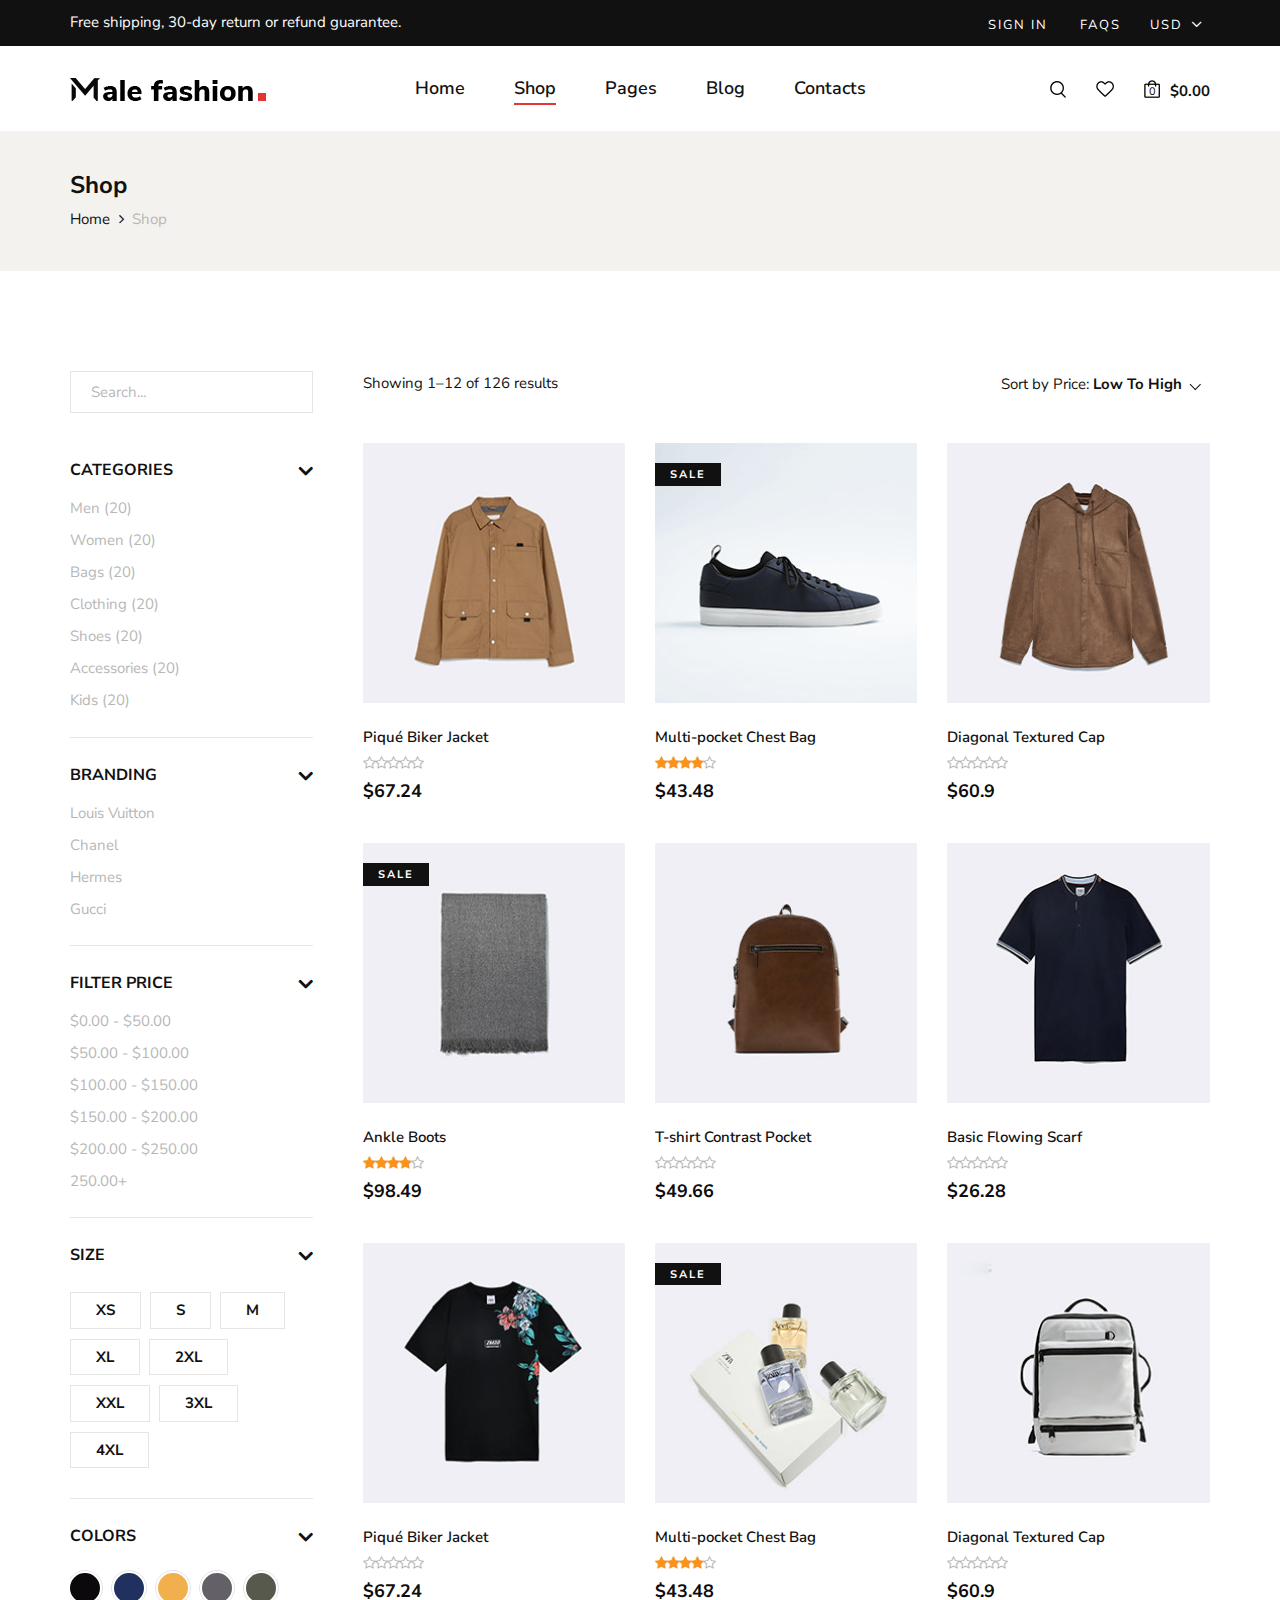
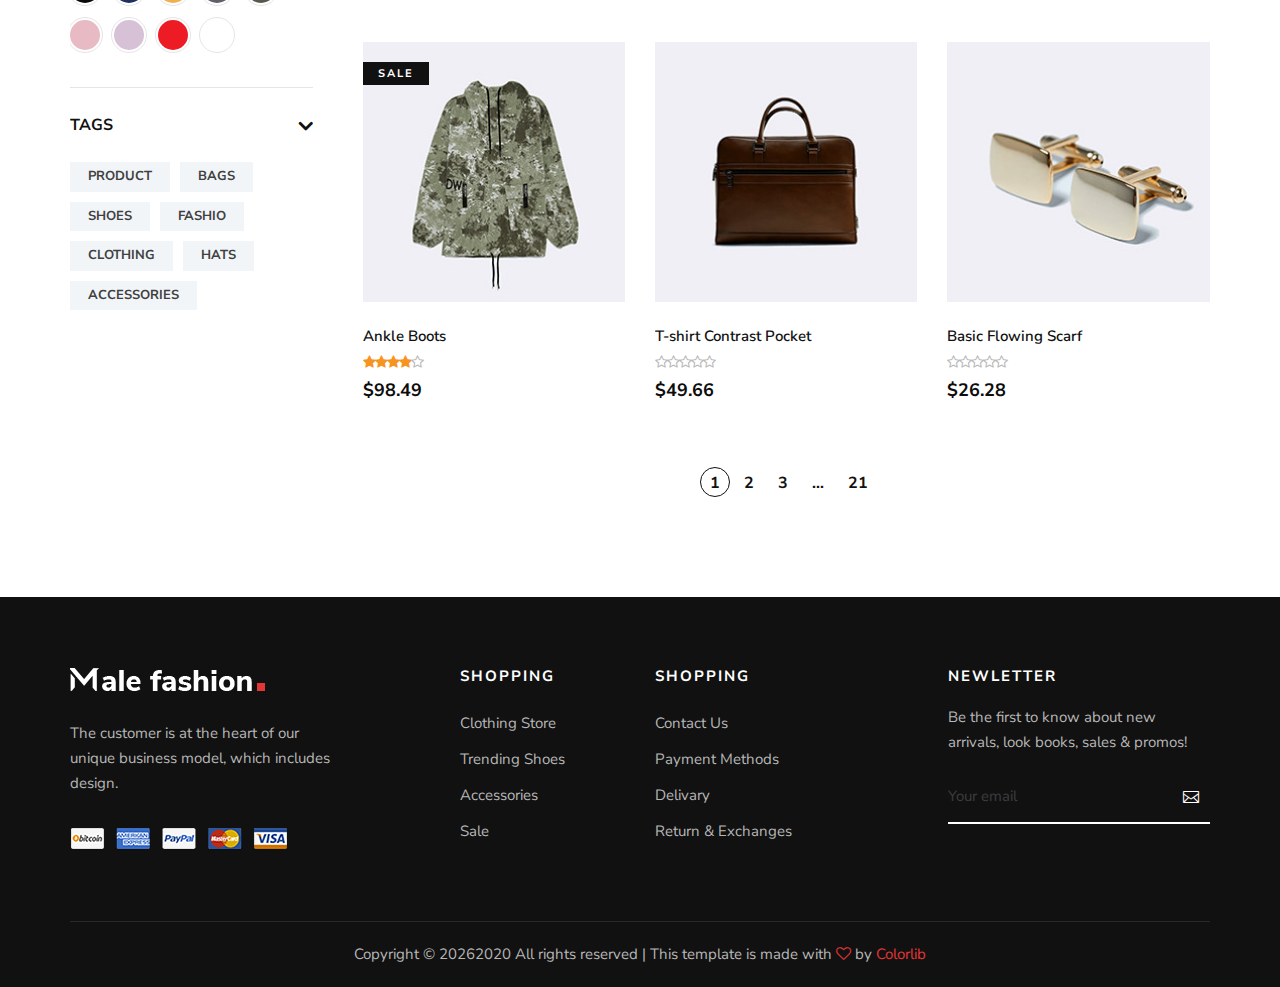
<file: shop.html>
<!DOCTYPE html>
<html lang="zxx">

<head>
    <meta charset="UTF-8">
    <meta name="description" content="Male_Fashion Template">
    <meta name="keywords" content="Male_Fashion, unica, creative, html">
    <meta name="viewport" content="width=device-width, initial-scale=1.0">
    <meta http-equiv="X-UA-Compatible" content="ie=edge">
    <title>Male-Fashion | Template</title>

    <!-- Google Font -->
    <link href="https://fonts.googleapis.com/css2?family=Nunito+Sans:wght@300;400;600;700;800;900&display=swap"
    rel="stylesheet">

    <!-- Css Styles -->
    <link rel="stylesheet" href="css/bootstrap.min.css" type="text/css">
    <link rel="stylesheet" href="css/font-awesome.min.css" type="text/css">
    <link rel="stylesheet" href="css/elegant-icons.css" type="text/css">
    <link rel="stylesheet" href="css/magnific-popup.css" type="text/css">
    <link rel="stylesheet" href="css/nice-select.css" type="text/css">
    <link rel="stylesheet" href="css/owl.carousel.min.css" type="text/css">
    <link rel="stylesheet" href="css/slicknav.min.css" type="text/css">
    <link rel="stylesheet" href="css/style.css" type="text/css">
</head>

<body>
    <!-- Page Preloder -->
    <div id="preloder">
        <div class="loader"></div>
    </div>

    <!-- Offcanvas Menu Begin -->
    <div class="offcanvas-menu-overlay"></div>
    <div class="offcanvas-menu-wrapper">
        <div class="offcanvas__option">
            <div class="offcanvas__links">
                <a href="#">Sign in</a>
                <a href="#">FAQs</a>
            </div>
            <div class="offcanvas__top__hover">
                <span>Usd <i class="arrow_carrot-down"></i></span>
                <ul>
                    <li>USD</li>
                    <li>EUR</li>
                    <li>USD</li>
                </ul>
            </div>
        </div>
        <div class="offcanvas__nav__option">
            <a href="#" class="search-switch"><img src="img/icon/search.png" alt=""></a>
            <a href="#"><img src="img/icon/heart.png" alt=""></a>
            <a href="#"><img src="img/icon/cart.png" alt=""> <span>0</span></a>
            <div class="price">$0.00</div>
        </div>
        <div id="mobile-menu-wrap"></div>
        <div class="offcanvas__text">
            <p>Free shipping, 30-day return or refund guarantee.</p>
        </div>
    </div>
    <!-- Offcanvas Menu End -->

    <!-- Header Section Begin -->
    <header class="header">
        <div class="header__top">
            <div class="container">
                <div class="row">
                    <div class="col-lg-6 col-md-7">
                        <div class="header__top__left">
                            <p>Free shipping, 30-day return or refund guarantee.</p>
                        </div>
                    </div>
                    <div class="col-lg-6 col-md-5">
                        <div class="header__top__right">
                            <div class="header__top__links">
                                <a href="#">Sign in</a>
                                <a href="#">FAQs</a>
                            </div>
                            <div class="header__top__hover">
                                <span>Usd <i class="arrow_carrot-down"></i></span>
                                <ul>
                                    <li>USD</li>
                                    <li>EUR</li>
                                    <li>USD</li>
                                </ul>
                            </div>
                        </div>
                    </div>
                </div>
            </div>
        </div>
        <div class="container">
            <div class="row">
                <div class="col-lg-3 col-md-3">
                    <div class="header__logo">
                        <a href="./index.html"><img src="img/logo.png" alt=""></a>
                    </div>
                </div>
                <div class="col-lg-6 col-md-6">
                    <nav class="header__menu mobile-menu">
                        <ul>
                            <li><a href="./index.html">Home</a></li>
                            <li class="active"><a href="./shop.html">Shop</a></li>
                            <li><a href="#">Pages</a>
                                <ul class="dropdown">
                                    <li><a href="./about.html">About Us</a></li>
                                    <li><a href="./shop-details.html">Shop Details</a></li>
                                    <li><a href="./shopping-cart.html">Shopping Cart</a></li>
                                    <li><a href="./checkout.html">Check Out</a></li>
                                    <li><a href="./blog-details.html">Blog Details</a></li>
                                </ul>
                            </li>
                            <li><a href="./blog.html">Blog</a></li>
                            <li><a href="./contact.html">Contacts</a></li>
                        </ul>
                    </nav>
                </div>
                <div class="col-lg-3 col-md-3">
                    <div class="header__nav__option">
                        <a href="#" class="search-switch"><img src="img/icon/search.png" alt=""></a>
                        <a href="#"><img src="img/icon/heart.png" alt=""></a>
                        <a href="#"><img src="img/icon/cart.png" alt=""> <span>0</span></a>
                        <div class="price">$0.00</div>
                    </div>
                </div>
            </div>
            <div class="canvas__open"><i class="fa fa-bars"></i></div>
        </div>
    </header>
    <!-- Header Section End -->

    <!-- Breadcrumb Section Begin -->
    <section class="breadcrumb-option">
        <div class="container">
            <div class="row">
                <div class="col-lg-12">
                    <div class="breadcrumb__text">
                        <h4>Shop</h4>
                        <div class="breadcrumb__links">
                            <a href="./index.html">Home</a>
                            <span>Shop</span>
                        </div>
                    </div>
                </div>
            </div>
        </div>
    </section>
    <!-- Breadcrumb Section End -->

    <!-- Shop Section Begin -->
    <section class="shop spad">
        <div class="container">
            <div class="row">
                <div class="col-lg-3">
                    <div class="shop__sidebar">
                        <div class="shop__sidebar__search">
                            <form action="#">
                                <input type="text" placeholder="Search...">
                                <button type="submit"><span class="icon_search"></span></button>
                            </form>
                        </div>
                        <div class="shop__sidebar__accordion">
                            <div class="accordion" id="accordionExample">
                                <div class="card">
                                    <div class="card-heading">
                                        <a data-toggle="collapse" data-target="#collapseOne">Categories</a>
                                    </div>
                                    <div id="collapseOne" class="collapse show" data-parent="#accordionExample">
                                        <div class="card-body">
                                            <div class="shop__sidebar__categories">
                                                <ul class="nice-scroll">
                                                    <li><a href="#">Men (20)</a></li>
                                                    <li><a href="#">Women (20)</a></li>
                                                    <li><a href="#">Bags (20)</a></li>
                                                    <li><a href="#">Clothing (20)</a></li>
                                                    <li><a href="#">Shoes (20)</a></li>
                                                    <li><a href="#">Accessories (20)</a></li>
                                                    <li><a href="#">Kids (20)</a></li>
                                                    <li><a href="#">Kids (20)</a></li>
                                                    <li><a href="#">Kids (20)</a></li>
                                                </ul>
                                            </div>
                                        </div>
                                    </div>
                                </div>
                                <div class="card">
                                    <div class="card-heading">
                                        <a data-toggle="collapse" data-target="#collapseTwo">Branding</a>
                                    </div>
                                    <div id="collapseTwo" class="collapse show" data-parent="#accordionExample">
                                        <div class="card-body">
                                            <div class="shop__sidebar__brand">
                                                <ul>
                                                    <li><a href="#">Louis Vuitton</a></li>
                                                    <li><a href="#">Chanel</a></li>
                                                    <li><a href="#">Hermes</a></li>
                                                    <li><a href="#">Gucci</a></li>
                                                </ul>
                                            </div>
                                        </div>
                                    </div>
                                </div>
                                <div class="card">
                                    <div class="card-heading">
                                        <a data-toggle="collapse" data-target="#collapseThree">Filter Price</a>
                                    </div>
                                    <div id="collapseThree" class="collapse show" data-parent="#accordionExample">
                                        <div class="card-body">
                                            <div class="shop__sidebar__price">
                                                <ul>
                                                    <li><a href="#">$0.00 - $50.00</a></li>
                                                    <li><a href="#">$50.00 - $100.00</a></li>
                                                    <li><a href="#">$100.00 - $150.00</a></li>
                                                    <li><a href="#">$150.00 - $200.00</a></li>
                                                    <li><a href="#">$200.00 - $250.00</a></li>
                                                    <li><a href="#">250.00+</a></li>
                                                </ul>
                                            </div>
                                        </div>
                                    </div>
                                </div>
                                <div class="card">
                                    <div class="card-heading">
                                        <a data-toggle="collapse" data-target="#collapseFour">Size</a>
                                    </div>
                                    <div id="collapseFour" class="collapse show" data-parent="#accordionExample">
                                        <div class="card-body">
                                            <div class="shop__sidebar__size">
                                                <label for="xs">xs
                                                    <input type="radio" id="xs">
                                                </label>
                                                <label for="sm">s
                                                    <input type="radio" id="sm">
                                                </label>
                                                <label for="md">m
                                                    <input type="radio" id="md">
                                                </label>
                                                <label for="xl">xl
                                                    <input type="radio" id="xl">
                                                </label>
                                                <label for="2xl">2xl
                                                    <input type="radio" id="2xl">
                                                </label>
                                                <label for="xxl">xxl
                                                    <input type="radio" id="xxl">
                                                </label>
                                                <label for="3xl">3xl
                                                    <input type="radio" id="3xl">
                                                </label>
                                                <label for="4xl">4xl
                                                    <input type="radio" id="4xl">
                                                </label>
                                            </div>
                                        </div>
                                    </div>
                                </div>
                                <div class="card">
                                    <div class="card-heading">
                                        <a data-toggle="collapse" data-target="#collapseFive">Colors</a>
                                    </div>
                                    <div id="collapseFive" class="collapse show" data-parent="#accordionExample">
                                        <div class="card-body">
                                            <div class="shop__sidebar__color">
                                                <label class="c-1" for="sp-1">
                                                    <input type="radio" id="sp-1">
                                                </label>
                                                <label class="c-2" for="sp-2">
                                                    <input type="radio" id="sp-2">
                                                </label>
                                                <label class="c-3" for="sp-3">
                                                    <input type="radio" id="sp-3">
                                                </label>
                                                <label class="c-4" for="sp-4">
                                                    <input type="radio" id="sp-4">
                                                </label>
                                                <label class="c-5" for="sp-5">
                                                    <input type="radio" id="sp-5">
                                                </label>
                                                <label class="c-6" for="sp-6">
                                                    <input type="radio" id="sp-6">
                                                </label>
                                                <label class="c-7" for="sp-7">
                                                    <input type="radio" id="sp-7">
                                                </label>
                                                <label class="c-8" for="sp-8">
                                                    <input type="radio" id="sp-8">
                                                </label>
                                                <label class="c-9" for="sp-9">
                                                    <input type="radio" id="sp-9">
                                                </label>
                                            </div>
                                        </div>
                                    </div>
                                </div>
                                <div class="card">
                                    <div class="card-heading">
                                        <a data-toggle="collapse" data-target="#collapseSix">Tags</a>
                                    </div>
                                    <div id="collapseSix" class="collapse show" data-parent="#accordionExample">
                                        <div class="card-body">
                                            <div class="shop__sidebar__tags">
                                                <a href="#">Product</a>
                                                <a href="#">Bags</a>
                                                <a href="#">Shoes</a>
                                                <a href="#">Fashio</a>
                                                <a href="#">Clothing</a>
                                                <a href="#">Hats</a>
                                                <a href="#">Accessories</a>
                                            </div>
                                        </div>
                                    </div>
                                </div>
                            </div>
                        </div>
                    </div>
                </div>
                <div class="col-lg-9">
                    <div class="shop__product__option">
                        <div class="row">
                            <div class="col-lg-6 col-md-6 col-sm-6">
                                <div class="shop__product__option__left">
                                    <p>Showing 1–12 of 126 results</p>
                                </div>
                            </div>
                            <div class="col-lg-6 col-md-6 col-sm-6">
                                <div class="shop__product__option__right">
                                    <p>Sort by Price:</p>
                                    <select>
                                        <option value="">Low To High</option>
                                        <option value="">$0 - $55</option>
                                        <option value="">$55 - $100</option>
                                    </select>
                                </div>
                            </div>
                        </div>
                    </div>
                    <div class="row">
                        <div class="col-lg-4 col-md-6 col-sm-6">
                            <div class="product__item">
                                <div class="product__item__pic set-bg" data-setbg="img/product/product-2.jpg">
                                    <ul class="product__hover">
                                        <li><a href="#"><img src="img/icon/heart.png" alt=""></a></li>
                                        <li><a href="#"><img src="img/icon/compare.png" alt=""> <span>Compare</span></a>
                                        </li>
                                        <li><a href="#"><img src="img/icon/search.png" alt=""></a></li>
                                    </ul>
                                </div>
                                <div class="product__item__text">
                                    <h6>Piqué Biker Jacket</h6>
                                    <a href="#" class="add-cart">+ Add To Cart</a>
                                    <div class="rating">
                                        <i class="fa fa-star-o"></i>
                                        <i class="fa fa-star-o"></i>
                                        <i class="fa fa-star-o"></i>
                                        <i class="fa fa-star-o"></i>
                                        <i class="fa fa-star-o"></i>
                                    </div>
                                    <h5>$67.24</h5>
                                    <div class="product__color__select">
                                        <label for="pc-4">
                                            <input type="radio" id="pc-4">
                                        </label>
                                        <label class="active black" for="pc-5">
                                            <input type="radio" id="pc-5">
                                        </label>
                                        <label class="grey" for="pc-6">
                                            <input type="radio" id="pc-6">
                                        </label>
                                    </div>
                                </div>
                            </div>
                        </div>
                        <div class="col-lg-4 col-md-6 col-sm-6">
                            <div class="product__item sale">
                                <div class="product__item__pic set-bg" data-setbg="img/product/product-3.jpg">
                                    <span class="label">Sale</span>
                                    <ul class="product__hover">
                                        <li><a href="#"><img src="img/icon/heart.png" alt=""></a></li>
                                        <li><a href="#"><img src="img/icon/compare.png" alt=""> <span>Compare</span></a>
                                        </li>
                                        <li><a href="#"><img src="img/icon/search.png" alt=""></a></li>
                                    </ul>
                                </div>
                                <div class="product__item__text">
                                    <h6>Multi-pocket Chest Bag</h6>
                                    <a href="#" class="add-cart">+ Add To Cart</a>
                                    <div class="rating">
                                        <i class="fa fa-star"></i>
                                        <i class="fa fa-star"></i>
                                        <i class="fa fa-star"></i>
                                        <i class="fa fa-star"></i>
                                        <i class="fa fa-star-o"></i>
                                    </div>
                                    <h5>$43.48</h5>
                                    <div class="product__color__select">
                                        <label for="pc-7">
                                            <input type="radio" id="pc-7">
                                        </label>
                                        <label class="active black" for="pc-8">
                                            <input type="radio" id="pc-8">
                                        </label>
                                        <label class="grey" for="pc-9">
                                            <input type="radio" id="pc-9">
                                        </label>
                                    </div>
                                </div>
                            </div>
                        </div>
                        <div class="col-lg-4 col-md-6 col-sm-6">
                            <div class="product__item">
                                <div class="product__item__pic set-bg" data-setbg="img/product/product-4.jpg">
                                    <ul class="product__hover">
                                        <li><a href="#"><img src="img/icon/heart.png" alt=""></a></li>
                                        <li><a href="#"><img src="img/icon/compare.png" alt=""> <span>Compare</span></a>
                                        </li>
                                        <li><a href="#"><img src="img/icon/search.png" alt=""></a></li>
                                    </ul>
                                </div>
                                <div class="product__item__text">
                                    <h6>Diagonal Textured Cap</h6>
                                    <a href="#" class="add-cart">+ Add To Cart</a>
                                    <div class="rating">
                                        <i class="fa fa-star-o"></i>
                                        <i class="fa fa-star-o"></i>
                                        <i class="fa fa-star-o"></i>
                                        <i class="fa fa-star-o"></i>
                                        <i class="fa fa-star-o"></i>
                                    </div>
                                    <h5>$60.9</h5>
                                    <div class="product__color__select">
                                        <label for="pc-10">
                                            <input type="radio" id="pc-10">
                                        </label>
                                        <label class="active black" for="pc-11">
                                            <input type="radio" id="pc-11">
                                        </label>
                                        <label class="grey" for="pc-12">
                                            <input type="radio" id="pc-12">
                                        </label>
                                    </div>
                                </div>
                            </div>
                        </div>
                        <div class="col-lg-4 col-md-6 col-sm-6">
                            <div class="product__item sale">
                                <div class="product__item__pic set-bg" data-setbg="img/product/product-6.jpg">
                                    <span class="label">Sale</span>
                                    <ul class="product__hover">
                                        <li><a href="#"><img src="img/icon/heart.png" alt=""></a></li>
                                        <li><a href="#"><img src="img/icon/compare.png" alt=""> <span>Compare</span></a>
                                        </li>
                                        <li><a href="#"><img src="img/icon/search.png" alt=""></a></li>
                                    </ul>
                                </div>
                                <div class="product__item__text">
                                    <h6>Ankle Boots</h6>
                                    <a href="#" class="add-cart">+ Add To Cart</a>
                                    <div class="rating">
                                        <i class="fa fa-star"></i>
                                        <i class="fa fa-star"></i>
                                        <i class="fa fa-star"></i>
                                        <i class="fa fa-star"></i>
                                        <i class="fa fa-star-o"></i>
                                    </div>
                                    <h5>$98.49</h5>
                                    <div class="product__color__select">
                                        <label for="pc-16">
                                            <input type="radio" id="pc-16">
                                        </label>
                                        <label class="active black" for="pc-17">
                                            <input type="radio" id="pc-17">
                                        </label>
                                        <label class="grey" for="pc-18">
                                            <input type="radio" id="pc-18">
                                        </label>
                                    </div>
                                </div>
                            </div>
                        </div>
                        <div class="col-lg-4 col-md-6 col-sm-6">
                            <div class="product__item">
                                <div class="product__item__pic set-bg" data-setbg="img/product/product-7.jpg">
                                    <ul class="product__hover">
                                        <li><a href="#"><img src="img/icon/heart.png" alt=""></a></li>
                                        <li><a href="#"><img src="img/icon/compare.png" alt=""> <span>Compare</span></a>
                                        </li>
                                        <li><a href="#"><img src="img/icon/search.png" alt=""></a></li>
                                    </ul>
                                </div>
                                <div class="product__item__text">
                                    <h6>T-shirt Contrast Pocket</h6>
                                    <a href="#" class="add-cart">+ Add To Cart</a>
                                    <div class="rating">
                                        <i class="fa fa-star-o"></i>
                                        <i class="fa fa-star-o"></i>
                                        <i class="fa fa-star-o"></i>
                                        <i class="fa fa-star-o"></i>
                                        <i class="fa fa-star-o"></i>
                                    </div>
                                    <h5>$49.66</h5>
                                    <div class="product__color__select">
                                        <label for="pc-19">
                                            <input type="radio" id="pc-19">
                                        </label>
                                        <label class="active black" for="pc-20">
                                            <input type="radio" id="pc-20">
                                        </label>
                                        <label class="grey" for="pc-21">
                                            <input type="radio" id="pc-21">
                                        </label>
                                    </div>
                                </div>
                            </div>
                        </div>
                        <div class="col-lg-4 col-md-6 col-sm-6">
                            <div class="product__item">
                                <div class="product__item__pic set-bg" data-setbg="img/product/product-8.jpg">
                                    <ul class="product__hover">
                                        <li><a href="#"><img src="img/icon/heart.png" alt=""></a></li>
                                        <li><a href="#"><img src="img/icon/compare.png" alt=""> <span>Compare</span></a>
                                        </li>
                                        <li><a href="#"><img src="img/icon/search.png" alt=""></a></li>
                                    </ul>
                                </div>
                                <div class="product__item__text">
                                    <h6>Basic Flowing Scarf</h6>
                                    <a href="#" class="add-cart">+ Add To Cart</a>
                                    <div class="rating">
                                        <i class="fa fa-star-o"></i>
                                        <i class="fa fa-star-o"></i>
                                        <i class="fa fa-star-o"></i>
                                        <i class="fa fa-star-o"></i>
                                        <i class="fa fa-star-o"></i>
                                    </div>
                                    <h5>$26.28</h5>
                                    <div class="product__color__select">
                                        <label for="pc-22">
                                            <input type="radio" id="pc-22">
                                        </label>
                                        <label class="active black" for="pc-23">
                                            <input type="radio" id="pc-23">
                                        </label>
                                        <label class="grey" for="pc-24">
                                            <input type="radio" id="pc-24">
                                        </label>
                                    </div>
                                </div>
                            </div>
                        </div>
                        <div class="col-lg-4 col-md-6 col-sm-6">
                            <div class="product__item">
                                <div class="product__item__pic set-bg" data-setbg="img/product/product-9.jpg">
                                    <ul class="product__hover">
                                        <li><a href="#"><img src="img/icon/heart.png" alt=""></a></li>
                                        <li><a href="#"><img src="img/icon/compare.png" alt=""> <span>Compare</span></a>
                                        </li>
                                        <li><a href="#"><img src="img/icon/search.png" alt=""></a></li>
                                    </ul>
                                </div>
                                <div class="product__item__text">
                                    <h6>Piqué Biker Jacket</h6>
                                    <a href="#" class="add-cart">+ Add To Cart</a>
                                    <div class="rating">
                                        <i class="fa fa-star-o"></i>
                                        <i class="fa fa-star-o"></i>
                                        <i class="fa fa-star-o"></i>
                                        <i class="fa fa-star-o"></i>
                                        <i class="fa fa-star-o"></i>
                                    </div>
                                    <h5>$67.24</h5>
                                    <div class="product__color__select">
                                        <label for="pc-25">
                                            <input type="radio" id="pc-25">
                                        </label>
                                        <label class="active black" for="pc-26">
                                            <input type="radio" id="pc-26">
                                        </label>
                                        <label class="grey" for="pc-27">
                                            <input type="radio" id="pc-27">
                                        </label>
                                    </div>
                                </div>
                            </div>
                        </div>
                        <div class="col-lg-4 col-md-6 col-sm-6">
                            <div class="product__item sale">
                                <div class="product__item__pic set-bg" data-setbg="img/product/product-10.jpg">
                                    <span class="label">Sale</span>
                                    <ul class="product__hover">
                                        <li><a href="#"><img src="img/icon/heart.png" alt=""></a></li>
                                        <li><a href="#"><img src="img/icon/compare.png" alt=""> <span>Compare</span></a>
                                        </li>
                                        <li><a href="#"><img src="img/icon/search.png" alt=""></a></li>
                                    </ul>
                                </div>
                                <div class="product__item__text">
                                    <h6>Multi-pocket Chest Bag</h6>
                                    <a href="#" class="add-cart">+ Add To Cart</a>
                                    <div class="rating">
                                        <i class="fa fa-star"></i>
                                        <i class="fa fa-star"></i>
                                        <i class="fa fa-star"></i>
                                        <i class="fa fa-star"></i>
                                        <i class="fa fa-star-o"></i>
                                    </div>
                                    <h5>$43.48</h5>
                                    <div class="product__color__select">
                                        <label for="pc-28">
                                            <input type="radio" id="pc-28">
                                        </label>
                                        <label class="active black" for="pc-29">
                                            <input type="radio" id="pc-29">
                                        </label>
                                        <label class="grey" for="pc-30">
                                            <input type="radio" id="pc-30">
                                        </label>
                                    </div>
                                </div>
                            </div>
                        </div>
                        <div class="col-lg-4 col-md-6 col-sm-6">
                            <div class="product__item">
                                <div class="product__item__pic set-bg" data-setbg="img/product/product-11.jpg">
                                    <ul class="product__hover">
                                        <li><a href="#"><img src="img/icon/heart.png" alt=""></a></li>
                                        <li><a href="#"><img src="img/icon/compare.png" alt=""> <span>Compare</span></a>
                                        </li>
                                        <li><a href="#"><img src="img/icon/search.png" alt=""></a></li>
                                    </ul>
                                </div>
                                <div class="product__item__text">
                                    <h6>Diagonal Textured Cap</h6>
                                    <a href="#" class="add-cart">+ Add To Cart</a>
                                    <div class="rating">
                                        <i class="fa fa-star-o"></i>
                                        <i class="fa fa-star-o"></i>
                                        <i class="fa fa-star-o"></i>
                                        <i class="fa fa-star-o"></i>
                                        <i class="fa fa-star-o"></i>
                                    </div>
                                    <h5>$60.9</h5>
                                    <div class="product__color__select">
                                        <label for="pc-31">
                                            <input type="radio" id="pc-31">
                                        </label>
                                        <label class="active black" for="pc-32">
                                            <input type="radio" id="pc-32">
                                        </label>
                                        <label class="grey" for="pc-33">
                                            <input type="radio" id="pc-33">
                                        </label>
                                    </div>
                                </div>
                            </div>
                        </div>
                        <div class="col-lg-4 col-md-6 col-sm-6">
                            <div class="product__item sale">
                                <div class="product__item__pic set-bg" data-setbg="img/product/product-12.jpg">
                                    <span class="label">Sale</span>
                                    <ul class="product__hover">
                                        <li><a href="#"><img src="img/icon/heart.png" alt=""></a></li>
                                        <li><a href="#"><img src="img/icon/compare.png" alt=""> <span>Compare</span></a>
                                        </li>
                                        <li><a href="#"><img src="img/icon/search.png" alt=""></a></li>
                                    </ul>
                                </div>
                                <div class="product__item__text">
                                    <h6>Ankle Boots</h6>
                                    <a href="#" class="add-cart">+ Add To Cart</a>
                                    <div class="rating">
                                        <i class="fa fa-star"></i>
                                        <i class="fa fa-star"></i>
                                        <i class="fa fa-star"></i>
                                        <i class="fa fa-star"></i>
                                        <i class="fa fa-star-o"></i>
                                    </div>
                                    <h5>$98.49</h5>
                                    <div class="product__color__select">
                                        <label for="pc-34">
                                            <input type="radio" id="pc-34">
                                        </label>
                                        <label class="active black" for="pc-35">
                                            <input type="radio" id="pc-35">
                                        </label>
                                        <label class="grey" for="pc-36">
                                            <input type="radio" id="pc-36">
                                        </label>
                                    </div>
                                </div>
                            </div>
                        </div>
                        <div class="col-lg-4 col-md-6 col-sm-6">
                            <div class="product__item">
                                <div class="product__item__pic set-bg" data-setbg="img/product/product-13.jpg">
                                    <ul class="product__hover">
                                        <li><a href="#"><img src="img/icon/heart.png" alt=""></a></li>
                                        <li><a href="#"><img src="img/icon/compare.png" alt=""> <span>Compare</span></a>
                                        </li>
                                        <li><a href="#"><img src="img/icon/search.png" alt=""></a></li>
                                    </ul>
                                </div>
                                <div class="product__item__text">
                                    <h6>T-shirt Contrast Pocket</h6>
                                    <a href="#" class="add-cart">+ Add To Cart</a>
                                    <div class="rating">
                                        <i class="fa fa-star-o"></i>
                                        <i class="fa fa-star-o"></i>
                                        <i class="fa fa-star-o"></i>
                                        <i class="fa fa-star-o"></i>
                                        <i class="fa fa-star-o"></i>
                                    </div>
                                    <h5>$49.66</h5>
                                    <div class="product__color__select">
                                        <label for="pc-37">
                                            <input type="radio" id="pc-37">
                                        </label>
                                        <label class="active black" for="pc-38">
                                            <input type="radio" id="pc-38">
                                        </label>
                                        <label class="grey" for="pc-39">
                                            <input type="radio" id="pc-39">
                                        </label>
                                    </div>
                                </div>
                            </div>
                        </div>
                        <div class="col-lg-4 col-md-6 col-sm-6">
                            <div class="product__item">
                                <div class="product__item__pic set-bg" data-setbg="img/product/product-14.jpg">
                                    <ul class="product__hover">
                                        <li><a href="#"><img src="img/icon/heart.png" alt=""></a></li>
                                        <li><a href="#"><img src="img/icon/compare.png" alt=""> <span>Compare</span></a>
                                        </li>
                                        <li><a href="#"><img src="img/icon/search.png" alt=""></a></li>
                                    </ul>
                                </div>
                                <div class="product__item__text">
                                    <h6>Basic Flowing Scarf</h6>
                                    <a href="#" class="add-cart">+ Add To Cart</a>
                                    <div class="rating">
                                        <i class="fa fa-star-o"></i>
                                        <i class="fa fa-star-o"></i>
                                        <i class="fa fa-star-o"></i>
                                        <i class="fa fa-star-o"></i>
                                        <i class="fa fa-star-o"></i>
                                    </div>
                                    <h5>$26.28</h5>
                                    <div class="product__color__select">
                                        <label for="pc-40">
                                            <input type="radio" id="pc-40">
                                        </label>
                                        <label class="active black" for="pc-41">
                                            <input type="radio" id="pc-41">
                                        </label>
                                        <label class="grey" for="pc-42">
                                            <input type="radio" id="pc-42">
                                        </label>
                                    </div>
                                </div>
                            </div>
                        </div>
                    </div>
                    <div class="row">
                        <div class="col-lg-12">
                            <div class="product__pagination">
                                <a class="active" href="#">1</a>
                                <a href="#">2</a>
                                <a href="#">3</a>
                                <span>...</span>
                                <a href="#">21</a>
                            </div>
                        </div>
                    </div>
                </div>
            </div>
        </div>
    </section>
    <!-- Shop Section End -->

    <!-- Footer Section Begin -->
    <footer class="footer">
        <div class="container">
            <div class="row">
                <div class="col-lg-3 col-md-6 col-sm-6">
                    <div class="footer__about">
                        <div class="footer__logo">
                            <a href="#"><img src="img/footer-logo.png" alt=""></a>
                        </div>
                        <p>The customer is at the heart of our unique business model, which includes design.</p>
                        <a href="#"><img src="img/payment.png" alt=""></a>
                    </div>
                </div>
                <div class="col-lg-2 offset-lg-1 col-md-3 col-sm-6">
                    <div class="footer__widget">
                        <h6>Shopping</h6>
                        <ul>
                            <li><a href="#">Clothing Store</a></li>
                            <li><a href="#">Trending Shoes</a></li>
                            <li><a href="#">Accessories</a></li>
                            <li><a href="#">Sale</a></li>
                        </ul>
                    </div>
                </div>
                <div class="col-lg-2 col-md-3 col-sm-6">
                    <div class="footer__widget">
                        <h6>Shopping</h6>
                        <ul>
                            <li><a href="#">Contact Us</a></li>
                            <li><a href="#">Payment Methods</a></li>
                            <li><a href="#">Delivary</a></li>
                            <li><a href="#">Return & Exchanges</a></li>
                        </ul>
                    </div>
                </div>
                <div class="col-lg-3 offset-lg-1 col-md-6 col-sm-6">
                    <div class="footer__widget">
                        <h6>NewLetter</h6>
                        <div class="footer__newslatter">
                            <p>Be the first to know about new arrivals, look books, sales & promos!</p>
                            <form action="#">
                                <input type="text" placeholder="Your email">
                                <button type="submit"><span class="icon_mail_alt"></span></button>
                            </form>
                        </div>
                    </div>
                </div>
            </div>
            <div class="row">
                <div class="col-lg-12 text-center">
                    <div class="footer__copyright__text">
                        <!-- Link back to Colorlib can't be removed. Template is licensed under CC BY 3.0. -->
                        <p>Copyright ©
                            <script>
                                document.write(new Date().getFullYear());
                            </script>2020
                            All rights reserved | This template is made with <i class="fa fa-heart-o"
                            aria-hidden="true"></i> by <a href="https://colorlib.com" target="_blank">Colorlib</a>
                        </p>
                        <!-- Link back to Colorlib can't be removed. Template is licensed under CC BY 3.0. -->
                    </div>
                </div>
            </div>
        </div>
    </footer>
    <!-- Footer Section End -->

    <!-- Search Begin -->
    <div class="search-model">
        <div class="h-100 d-flex align-items-center justify-content-center">
            <div class="search-close-switch">+</div>
            <form class="search-model-form">
                <input type="text" id="search-input" placeholder="Search here.....">
            </form>
        </div>
    </div>
    <!-- Search End -->

    <!-- Js Plugins -->
    <script src="js/jquery-3.3.1.min.js"></script>
    <script src="js/bootstrap.min.js"></script>
    <script src="js/jquery.nice-select.min.js"></script>
    <script src="js/jquery.nicescroll.min.js"></script>
    <script src="js/jquery.magnific-popup.min.js"></script>
    <script src="js/jquery.countdown.min.js"></script>
    <script src="js/jquery.slicknav.js"></script>
    <script src="js/mixitup.min.js"></script>
    <script src="js/owl.carousel.min.js"></script>
    <script src="js/main.js"></script>
</body>

</html>
</file>
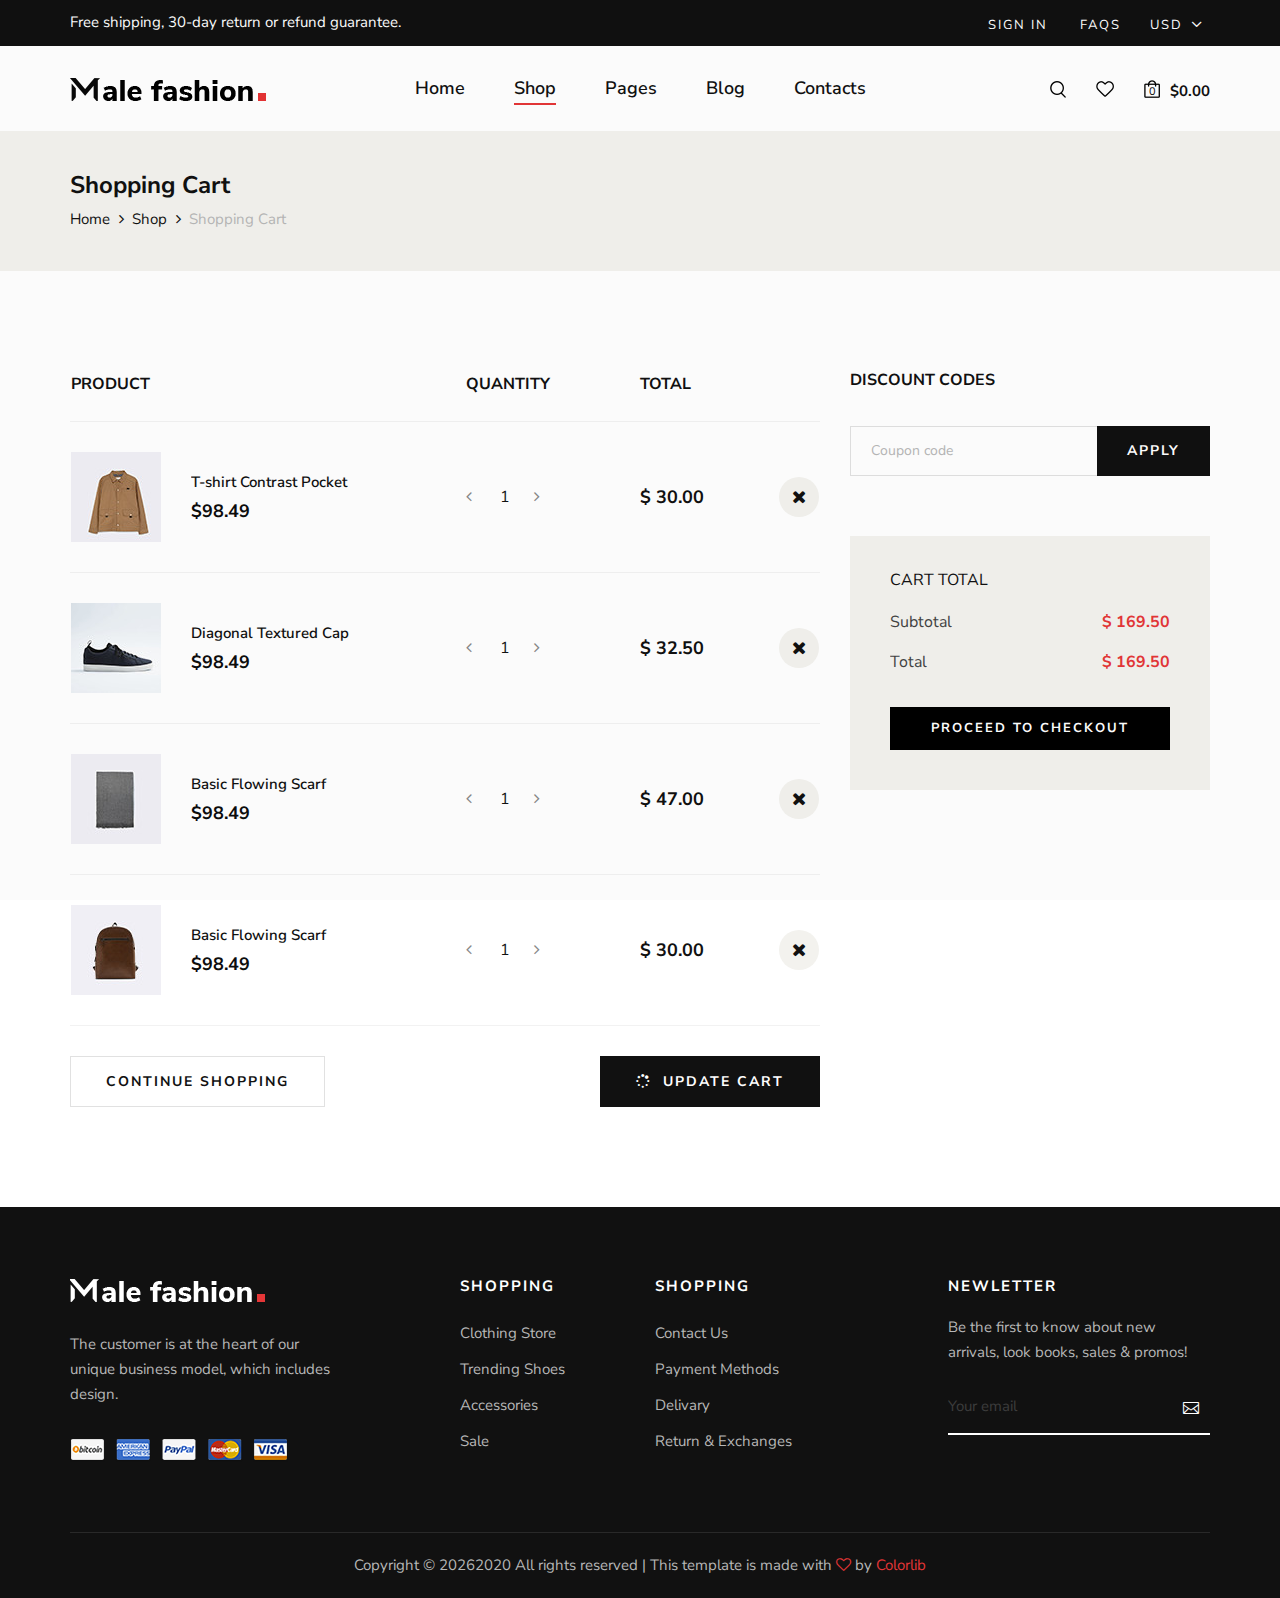
<file: shopping-cart.html>
<!DOCTYPE html>
<html lang="zxx">

<head>
    <meta charset="UTF-8">
    <meta name="description" content="Male_Fashion Template">
    <meta name="keywords" content="Male_Fashion, unica, creative, html">
    <meta name="viewport" content="width=device-width, initial-scale=1.0">
    <meta http-equiv="X-UA-Compatible" content="ie=edge">
    <title>Male-Fashion | Template</title>

    <!-- Google Font -->
    <link href="https://fonts.googleapis.com/css2?family=Nunito+Sans:wght@300;400;600;700;800;900&display=swap"
    rel="stylesheet">

    <!-- Css Styles -->
    <link rel="stylesheet" href="css/bootstrap.min.css" type="text/css">
    <link rel="stylesheet" href="css/font-awesome.min.css" type="text/css">
    <link rel="stylesheet" href="css/elegant-icons.css" type="text/css">
    <link rel="stylesheet" href="css/magnific-popup.css" type="text/css">
    <link rel="stylesheet" href="css/nice-select.css" type="text/css">
    <link rel="stylesheet" href="css/owl.carousel.min.css" type="text/css">
    <link rel="stylesheet" href="css/slicknav.min.css" type="text/css">
    <link rel="stylesheet" href="css/style.css" type="text/css">
</head>

<body>
    <!-- Page Preloder -->
    <div id="preloder">
        <div class="loader"></div>
    </div>

    <!-- Offcanvas Menu Begin -->
    <div class="offcanvas-menu-overlay"></div>
    <div class="offcanvas-menu-wrapper">
        <div class="offcanvas__option">
            <div class="offcanvas__links">
                <a href="#">Sign in</a>
                <a href="#">FAQs</a>
            </div>
            <div class="offcanvas__top__hover">
                <span>Usd <i class="arrow_carrot-down"></i></span>
                <ul>
                    <li>USD</li>
                    <li>EUR</li>
                    <li>USD</li>
                </ul>
            </div>
        </div>
        <div class="offcanvas__nav__option">
            <a href="#" class="search-switch"><img src="img/icon/search.png" alt=""></a>
            <a href="#"><img src="img/icon/heart.png" alt=""></a>
            <a href="#"><img src="img/icon/cart.png" alt=""> <span>0</span></a>
            <div class="price">$0.00</div>
        </div>
        <div id="mobile-menu-wrap"></div>
        <div class="offcanvas__text">
            <p>Free shipping, 30-day return or refund guarantee.</p>
        </div>
    </div>
    <!-- Offcanvas Menu End -->

    <!-- Header Section Begin -->
    <header class="header">
        <div class="header__top">
            <div class="container">
                <div class="row">
                    <div class="col-lg-6 col-md-7">
                        <div class="header__top__left">
                            <p>Free shipping, 30-day return or refund guarantee.</p>
                        </div>
                    </div>
                    <div class="col-lg-6 col-md-5">
                        <div class="header__top__right">
                            <div class="header__top__links">
                                <a href="#">Sign in</a>
                                <a href="#">FAQs</a>
                            </div>
                            <div class="header__top__hover">
                                <span>Usd <i class="arrow_carrot-down"></i></span>
                                <ul>
                                    <li>USD</li>
                                    <li>EUR</li>
                                    <li>USD</li>
                                </ul>
                            </div>
                        </div>
                    </div>
                </div>
            </div>
        </div>
        <div class="container">
            <div class="row">
                <div class="col-lg-3 col-md-3">
                    <div class="header__logo">
                        <a href="./index.html"><img src="img/logo.png" alt=""></a>
                    </div>
                </div>
                <div class="col-lg-6 col-md-6">
                    <nav class="header__menu mobile-menu">
                        <ul>
                            <li><a href="./index.html">Home</a></li>
                            <li class="active"><a href="./shop.html">Shop</a></li>
                            <li><a href="#">Pages</a>
                                <ul class="dropdown">
                                    <li><a href="./about.html">About Us</a></li>
                                    <li><a href="./shop-details.html">Shop Details</a></li>
                                    <li><a href="./shopping-cart.html">Shopping Cart</a></li>
                                    <li><a href="./checkout.html">Check Out</a></li>
                                    <li><a href="./blog-details.html">Blog Details</a></li>
                                </ul>
                            </li>
                            <li><a href="./blog.html">Blog</a></li>
                            <li><a href="./contact.html">Contacts</a></li>
                        </ul>
                    </nav>
                </div>
                <div class="col-lg-3 col-md-3">
                    <div class="header__nav__option">
                        <a href="#" class="search-switch"><img src="img/icon/search.png" alt=""></a>
                        <a href="#"><img src="img/icon/heart.png" alt=""></a>
                        <a href="#"><img src="img/icon/cart.png" alt=""> <span>0</span></a>
                        <div class="price">$0.00</div>
                    </div>
                </div>
            </div>
            <div class="canvas__open"><i class="fa fa-bars"></i></div>
        </div>
    </header>
    <!-- Header Section End -->

    <!-- Breadcrumb Section Begin -->
    <section class="breadcrumb-option">
        <div class="container">
            <div class="row">
                <div class="col-lg-12">
                    <div class="breadcrumb__text">
                        <h4>Shopping Cart</h4>
                        <div class="breadcrumb__links">
                            <a href="./index.html">Home</a>
                            <a href="./shop.html">Shop</a>
                            <span>Shopping Cart</span>
                        </div>
                    </div>
                </div>
            </div>
        </div>
    </section>
    <!-- Breadcrumb Section End -->

    <!-- Shopping Cart Section Begin -->
    <section class="shopping-cart spad">
        <div class="container">
            <div class="row">
                <div class="col-lg-8">
                    <div class="shopping__cart__table">
                        <table>
                            <thead>
                                <tr>
                                    <th>Product</th>
                                    <th>Quantity</th>
                                    <th>Total</th>
                                    <th></th>
                                </tr>
                            </thead>
                            <tbody>
                                <tr>
                                    <td class="product__cart__item">
                                        <div class="product__cart__item__pic">
                                            <img src="img/shopping-cart/cart-1.jpg" alt="">
                                        </div>
                                        <div class="product__cart__item__text">
                                            <h6>T-shirt Contrast Pocket</h6>
                                            <h5>$98.49</h5>
                                        </div>
                                    </td>
                                    <td class="quantity__item">
                                        <div class="quantity">
                                            <div class="pro-qty-2">
                                                <input type="text" value="1">
                                            </div>
                                        </div>
                                    </td>
                                    <td class="cart__price">$ 30.00</td>
                                    <td class="cart__close"><i class="fa fa-close"></i></td>
                                </tr>
                                <tr>
                                    <td class="product__cart__item">
                                        <div class="product__cart__item__pic">
                                            <img src="img/shopping-cart/cart-2.jpg" alt="">
                                        </div>
                                        <div class="product__cart__item__text">
                                            <h6>Diagonal Textured Cap</h6>
                                            <h5>$98.49</h5>
                                        </div>
                                    </td>
                                    <td class="quantity__item">
                                        <div class="quantity">
                                            <div class="pro-qty-2">
                                                <input type="text" value="1">
                                            </div>
                                        </div>
                                    </td>
                                    <td class="cart__price">$ 32.50</td>
                                    <td class="cart__close"><i class="fa fa-close"></i></td>
                                </tr>
                                <tr>
                                    <td class="product__cart__item">
                                        <div class="product__cart__item__pic">
                                            <img src="img/shopping-cart/cart-3.jpg" alt="">
                                        </div>
                                        <div class="product__cart__item__text">
                                            <h6>Basic Flowing Scarf</h6>
                                            <h5>$98.49</h5>
                                        </div>
                                    </td>
                                    <td class="quantity__item">
                                        <div class="quantity">
                                            <div class="pro-qty-2">
                                                <input type="text" value="1">
                                            </div>
                                        </div>
                                    </td>
                                    <td class="cart__price">$ 47.00</td>
                                    <td class="cart__close"><i class="fa fa-close"></i></td>
                                </tr>
                                <tr>
                                    <td class="product__cart__item">
                                        <div class="product__cart__item__pic">
                                            <img src="img/shopping-cart/cart-4.jpg" alt="">
                                        </div>
                                        <div class="product__cart__item__text">
                                            <h6>Basic Flowing Scarf</h6>
                                            <h5>$98.49</h5>
                                        </div>
                                    </td>
                                    <td class="quantity__item">
                                        <div class="quantity">
                                            <div class="pro-qty-2">
                                                <input type="text" value="1">
                                            </div>
                                        </div>
                                    </td>
                                    <td class="cart__price">$ 30.00</td>
                                    <td class="cart__close"><i class="fa fa-close"></i></td>
                                </tr>
                            </tbody>
                        </table>
                    </div>
                    <div class="row">
                        <div class="col-lg-6 col-md-6 col-sm-6">
                            <div class="continue__btn">
                                <a href="#">Continue Shopping</a>
                            </div>
                        </div>
                        <div class="col-lg-6 col-md-6 col-sm-6">
                            <div class="continue__btn update__btn">
                                <a href="#"><i class="fa fa-spinner"></i> Update cart</a>
                            </div>
                        </div>
                    </div>
                </div>
                <div class="col-lg-4">
                    <div class="cart__discount">
                        <h6>Discount codes</h6>
                        <form action="#">
                            <input type="text" placeholder="Coupon code">
                            <button type="submit">Apply</button>
                        </form>
                    </div>
                    <div class="cart__total">
                        <h6>Cart total</h6>
                        <ul>
                            <li>Subtotal <span>$ 169.50</span></li>
                            <li>Total <span>$ 169.50</span></li>
                        </ul>
                        <a href="#" class="primary-btn">Proceed to checkout</a>
                    </div>
                </div>
            </div>
        </div>
    </section>
    <!-- Shopping Cart Section End -->

    <!-- Footer Section Begin -->
    <footer class="footer">
        <div class="container">
            <div class="row">
                <div class="col-lg-3 col-md-6 col-sm-6">
                    <div class="footer__about">
                        <div class="footer__logo">
                            <a href="#"><img src="img/footer-logo.png" alt=""></a>
                        </div>
                        <p>The customer is at the heart of our unique business model, which includes design.</p>
                        <a href="#"><img src="img/payment.png" alt=""></a>
                    </div>
                </div>
                <div class="col-lg-2 offset-lg-1 col-md-3 col-sm-6">
                    <div class="footer__widget">
                        <h6>Shopping</h6>
                        <ul>
                            <li><a href="#">Clothing Store</a></li>
                            <li><a href="#">Trending Shoes</a></li>
                            <li><a href="#">Accessories</a></li>
                            <li><a href="#">Sale</a></li>
                        </ul>
                    </div>
                </div>
                <div class="col-lg-2 col-md-3 col-sm-6">
                    <div class="footer__widget">
                        <h6>Shopping</h6>
                        <ul>
                            <li><a href="#">Contact Us</a></li>
                            <li><a href="#">Payment Methods</a></li>
                            <li><a href="#">Delivary</a></li>
                            <li><a href="#">Return & Exchanges</a></li>
                        </ul>
                    </div>
                </div>
                <div class="col-lg-3 offset-lg-1 col-md-6 col-sm-6">
                    <div class="footer__widget">
                        <h6>NewLetter</h6>
                        <div class="footer__newslatter">
                            <p>Be the first to know about new arrivals, look books, sales & promos!</p>
                            <form action="#">
                                <input type="text" placeholder="Your email">
                                <button type="submit"><span class="icon_mail_alt"></span></button>
                            </form>
                        </div>
                    </div>
                </div>
            </div>
            <div class="row">
                <div class="col-lg-12 text-center">
                    <div class="footer__copyright__text">
                        <!-- Link back to Colorlib can't be removed. Template is licensed under CC BY 3.0. -->
                        <p>Copyright ©
                            <script>
                                document.write(new Date().getFullYear());
                            </script>2020
                            All rights reserved | This template is made with <i class="fa fa-heart-o"
                            aria-hidden="true"></i> by <a href="https://colorlib.com" target="_blank">Colorlib</a>
                        </p>
                        <!-- Link back to Colorlib can't be removed. Template is licensed under CC BY 3.0. -->
                    </div>
                </div>
            </div>
        </div>
    </footer>
    <!-- Footer Section End -->

    <!-- Search Begin -->
    <div class="search-model">
        <div class="h-100 d-flex align-items-center justify-content-center">
            <div class="search-close-switch">+</div>
            <form class="search-model-form">
                <input type="text" id="search-input" placeholder="Search here.....">
            </form>
        </div>
    </div>
    <!-- Search End -->

    <!-- Js Plugins -->
    <script src="js/jquery-3.3.1.min.js"></script>
    <script src="js/bootstrap.min.js"></script>
    <script src="js/jquery.nice-select.min.js"></script>
    <script src="js/jquery.nicescroll.min.js"></script>
    <script src="js/jquery.magnific-popup.min.js"></script>
    <script src="js/jquery.countdown.min.js"></script>
    <script src="js/jquery.slicknav.js"></script>
    <script src="js/mixitup.min.js"></script>
    <script src="js/owl.carousel.min.js"></script>
    <script src="js/main.js"></script>
</body>

</html>
</file>
<file: css/elegant-icons.css>
@font-face {
	font-family: 'ElegantIcons';
	src: url('../fonts/ElegantIcons.eot');
	src: url('../fonts/ElegantIcons.eot?#iefix') format('embedded-opentype'),
		url('../fonts/ElegantIcons.woff') format('woff'),
		url('../fonts/ElegantIcons.ttf') format('truetype'),
		url('../fonts/ElegantIcons.svg#ElegantIcons') format('svg');
	font-weight: normal;
	font-style: normal;
}

/* Use the following CSS code if you want to use data attributes for inserting your icons */
[data-icon]:before {
	font-family: 'ElegantIcons';
	content: attr(data-icon);
	speak: none;
	font-weight: normal;
	font-variant: normal;
	text-transform: none;
	line-height: 1;
	-webkit-font-smoothing: antialiased;
	-moz-osx-font-smoothing: grayscale;
}

/* Use the following CSS code if you want to have a class per icon */
/*
Instead of a list of all class selectors,
you can use the generic selector below, but it's slower:
[class*="your-class-prefix"] {
*/
.arrow_up,
.arrow_down,
.arrow_left,
.arrow_right,
.arrow_left-up,
.arrow_right-up,
.arrow_right-down,
.arrow_left-down,
.arrow-up-down,
.arrow_up-down_alt,
.arrow_left-right_alt,
.arrow_left-right,
.arrow_expand_alt2,
.arrow_expand_alt,
.arrow_condense,
.arrow_expand,
.arrow_move,
.arrow_carrot-up,
.arrow_carrot-down,
.arrow_carrot-left,
.arrow_carrot-right,
.arrow_carrot-2up,
.arrow_carrot-2down,
.arrow_carrot-2left,
.arrow_carrot-2right,
.arrow_carrot-up_alt2,
.arrow_carrot-down_alt2,
.arrow_carrot-left_alt2,
.arrow_carrot-right_alt2,
.arrow_carrot-2up_alt2,
.arrow_carrot-2down_alt2,
.arrow_carrot-2left_alt2,
.arrow_carrot-2right_alt2,
.arrow_triangle-up,
.arrow_triangle-down,
.arrow_triangle-left,
.arrow_triangle-right,
.arrow_triangle-up_alt2,
.arrow_triangle-down_alt2,
.arrow_triangle-left_alt2,
.arrow_triangle-right_alt2,
.arrow_back,
.icon_minus-06,
.icon_plus,
.icon_close,
.icon_check,
.icon_minus_alt2,
.icon_plus_alt2,
.icon_close_alt2,
.icon_check_alt2,
.icon_zoom-out_alt,
.icon_zoom-in_alt,
.icon_search,
.icon_box-empty,
.icon_box-selected,
.icon_minus-box,
.icon_plus-box,
.icon_box-checked,
.icon_circle-empty,
.icon_circle-slelected,
.icon_stop_alt2,
.icon_stop,
.icon_pause_alt2,
.icon_pause,
.icon_menu,
.icon_menu-square_alt2,
.icon_menu-circle_alt2,
.icon_ul,
.icon_ol,
.icon_adjust-horiz,
.icon_adjust-vert,
.icon_document_alt,
.icon_documents_alt,
.icon_pencil,
.icon_pencil-edit_alt,
.icon_pencil-edit,
.icon_folder-alt,
.icon_folder-open_alt,
.icon_folder-add_alt,
.icon_info_alt,
.icon_error-oct_alt,
.icon_error-circle_alt,
.icon_error-triangle_alt,
.icon_question_alt2,
.icon_question,
.icon_comment_alt,
.icon_chat_alt,
.icon_vol-mute_alt,
.icon_volume-low_alt,
.icon_volume-high_alt,
.icon_quotations,
.icon_quotations_alt2,
.icon_clock_alt,
.icon_lock_alt,
.icon_lock-open_alt,
.icon_key_alt,
.icon_cloud_alt,
.icon_cloud-upload_alt,
.icon_cloud-download_alt,
.icon_image,
.icon_images,
.icon_lightbulb_alt,
.icon_gift_alt,
.icon_house_alt,
.icon_genius,
.icon_mobile,
.icon_tablet,
.icon_laptop,
.icon_desktop,
.icon_camera_alt,
.icon_mail_alt,
.icon_cone_alt,
.icon_ribbon_alt,
.icon_bag_alt,
.icon_creditcard,
.icon_cart_alt,
.icon_paperclip,
.icon_tag_alt,
.icon_tags_alt,
.icon_trash_alt,
.icon_cursor_alt,
.icon_mic_alt,
.icon_compass_alt,
.icon_pin_alt,
.icon_pushpin_alt,
.icon_map_alt,
.icon_drawer_alt,
.icon_toolbox_alt,
.icon_book_alt,
.icon_calendar,
.icon_film,
.icon_table,
.icon_contacts_alt,
.icon_headphones,
.icon_lifesaver,
.icon_piechart,
.icon_refresh,
.icon_link_alt,
.icon_link,
.icon_loading,
.icon_blocked,
.icon_archive_alt,
.icon_heart_alt,
.icon_star_alt,
.icon_star-half_alt,
.icon_star,
.icon_star-half,
.icon_tools,
.icon_tool,
.icon_cog,
.icon_cogs,
.arrow_up_alt,
.arrow_down_alt,
.arrow_left_alt,
.arrow_right_alt,
.arrow_left-up_alt,
.arrow_right-up_alt,
.arrow_right-down_alt,
.arrow_left-down_alt,
.arrow_condense_alt,
.arrow_expand_alt3,
.arrow_carrot_up_alt,
.arrow_carrot-down_alt,
.arrow_carrot-left_alt,
.arrow_carrot-right_alt,
.arrow_carrot-2up_alt,
.arrow_carrot-2dwnn_alt,
.arrow_carrot-2left_alt,
.arrow_carrot-2right_alt,
.arrow_triangle-up_alt,
.arrow_triangle-down_alt,
.arrow_triangle-left_alt,
.arrow_triangle-right_alt,
.icon_minus_alt,
.icon_plus_alt,
.icon_close_alt,
.icon_check_alt,
.icon_zoom-out,
.icon_zoom-in,
.icon_stop_alt,
.icon_menu-square_alt,
.icon_menu-circle_alt,
.icon_document,
.icon_documents,
.icon_pencil_alt,
.icon_folder,
.icon_folder-open,
.icon_folder-add,
.icon_folder_upload,
.icon_folder_download,
.icon_info,
.icon_error-circle,
.icon_error-oct,
.icon_error-triangle,
.icon_question_alt,
.icon_comment,
.icon_chat,
.icon_vol-mute,
.icon_volume-low,
.icon_volume-high,
.icon_quotations_alt,
.icon_clock,
.icon_lock,
.icon_lock-open,
.icon_key,
.icon_cloud,
.icon_cloud-upload,
.icon_cloud-download,
.icon_lightbulb,
.icon_gift,
.icon_house,
.icon_camera,
.icon_mail,
.icon_cone,
.icon_ribbon,
.icon_bag,
.icon_cart,
.icon_tag,
.icon_tags,
.icon_trash,
.icon_cursor,
.icon_mic,
.icon_compass,
.icon_pin,
.icon_pushpin,
.icon_map,
.icon_drawer,
.icon_toolbox,
.icon_book,
.icon_contacts,
.icon_archive,
.icon_heart,
.icon_profile,
.icon_group,
.icon_grid-2x2,
.icon_grid-3x3,
.icon_music,
.icon_pause_alt,
.icon_phone,
.icon_upload,
.icon_download,
.social_facebook,
.social_twitter,
.social_pinterest,
.social_googleplus,
.social_tumblr,
.social_tumbleupon,
.social_wordpress,
.social_instagram,
.social_dribbble,
.social_vimeo,
.social_linkedin,
.social_rss,
.social_deviantart,
.social_share,
.social_myspace,
.social_skype,
.social_youtube,
.social_picassa,
.social_googledrive,
.social_flickr,
.social_blogger,
.social_spotify,
.social_delicious,
.social_facebook_circle,
.social_twitter_circle,
.social_pinterest_circle,
.social_googleplus_circle,
.social_tumblr_circle,
.social_stumbleupon_circle,
.social_wordpress_circle,
.social_instagram_circle,
.social_dribbble_circle,
.social_vimeo_circle,
.social_linkedin_circle,
.social_rss_circle,
.social_deviantart_circle,
.social_share_circle,
.social_myspace_circle,
.social_skype_circle,
.social_youtube_circle,
.social_picassa_circle,
.social_googledrive_alt2,
.social_flickr_circle,
.social_blogger_circle,
.social_spotify_circle,
.social_delicious_circle,
.social_facebook_square,
.social_twitter_square,
.social_pinterest_square,
.social_googleplus_square,
.social_tumblr_square,
.social_stumbleupon_square,
.social_wordpress_square,
.social_instagram_square,
.social_dribbble_square,
.social_vimeo_square,
.social_linkedin_square,
.social_rss_square,
.social_deviantart_square,
.social_share_square,
.social_myspace_square,
.social_skype_square,
.social_youtube_square,
.social_picassa_square,
.social_googledrive_square,
.social_flickr_square,
.social_blogger_square,
.social_spotify_square,
.social_delicious_square,
.icon_printer,
.icon_calulator,
.icon_building,
.icon_floppy,
.icon_drive,
.icon_search-2,
.icon_id,
.icon_id-2,
.icon_puzzle,
.icon_like,
.icon_dislike,
.icon_mug,
.icon_currency,
.icon_wallet,
.icon_pens,
.icon_easel,
.icon_flowchart,
.icon_datareport,
.icon_briefcase,
.icon_shield,
.icon_percent,
.icon_globe,
.icon_globe-2,
.icon_target,
.icon_hourglass,
.icon_balance,
.icon_rook,
.icon_printer-alt,
.icon_calculator_alt,
.icon_building_alt,
.icon_floppy_alt,
.icon_drive_alt,
.icon_search_alt,
.icon_id_alt,
.icon_id-2_alt,
.icon_puzzle_alt,
.icon_like_alt,
.icon_dislike_alt,
.icon_mug_alt,
.icon_currency_alt,
.icon_wallet_alt,
.icon_pens_alt,
.icon_easel_alt,
.icon_flowchart_alt,
.icon_datareport_alt,
.icon_briefcase_alt,
.icon_shield_alt,
.icon_percent_alt,
.icon_globe_alt,
.icon_clipboard {
	font-family: 'ElegantIcons';
	speak: none;
	font-style: normal;
	font-weight: normal;
	font-variant: normal;
	text-transform: none;
	line-height: 1;
	-webkit-font-smoothing: antialiased;
	color: white;
}

.arrow_up:before {
	content: "\21";
}

.arrow_down:before {
	content: "\22";
}

.arrow_left:before {
	content: "\23";
}

.arrow_right:before {
	content: "\24";
}

.arrow_left-up:before {
	content: "\25";
}

.arrow_right-up:before {
	content: "\26";
}

.arrow_right-down:before {
	content: "\27";
}

.arrow_left-down:before {
	content: "\28";
}

.arrow-up-down:before {
	content: "\29";
}

.arrow_up-down_alt:before {
	content: "\2a";
}

.arrow_left-right_alt:before {
	content: "\2b";
}

.arrow_left-right:before {
	content: "\2c";
}

.arrow_expand_alt2:before {
	content: "\2d";
}

.arrow_expand_alt:before {
	content: "\2e";
}

.arrow_condense:before {
	content: "\2f";
}

.arrow_expand:before {
	content: "\30";
}

.arrow_move:before {
	content: "\31";
}

.arrow_carrot-up:before {
	content: "\32";
}

.arrow_carrot-down:before {
	content: "\33";
}

.arrow_carrot-left:before {
	content: "\34";
}

.arrow_carrot-right:before {
	content: "\35";
}

.arrow_carrot-2up:before {
	content: "\36";
}

.arrow_carrot-2down:before {
	content: "\37";
}

.arrow_carrot-2left:before {
	content: "\38";
}

.arrow_carrot-2right:before {
	content: "\39";
}

.arrow_carrot-up_alt2:before {
	content: "\3a";
}

.arrow_carrot-down_alt2:before {
	content: "\3b";
}

.arrow_carrot-left_alt2:before {
	content: "\3c";
}

.arrow_carrot-right_alt2:before {
	content: "\3d";
}

.arrow_carrot-2up_alt2:before {
	content: "\3e";
}

.arrow_carrot-2down_alt2:before {
	content: "\3f";
}

.arrow_carrot-2left_alt2:before {
	content: "\40";
}

.arrow_carrot-2right_alt2:before {
	content: "\41";
}

.arrow_triangle-up:before {
	content: "\42";
}

.arrow_triangle-down:before {
	content: "\43";
}

.arrow_triangle-left:before {
	content: "\44";
}

.arrow_triangle-right:before {
	content: "\45";
}

.arrow_triangle-up_alt2:before {
	content: "\46";
}

.arrow_triangle-down_alt2:before {
	content: "\47";
}

.arrow_triangle-left_alt2:before {
	content: "\48";
}

.arrow_triangle-right_alt2:before {
	content: "\49";
}

.arrow_back:before {
	content: "\4a";
}

.icon_minus-06:before {
	content: "\4b";
}

.icon_plus:before {
	content: "\4c";
}

.icon_close:before {
	content: "\4d";
}

.icon_check:before {
	content: "\4e";
}

.icon_minus_alt2:before {
	content: "\4f";
}

.icon_plus_alt2:before {
	content: "\50";
}

.icon_close_alt2:before {
	content: "\51";
}

.icon_check_alt2:before {
	content: "\52";
}

.icon_zoom-out_alt:before {
	content: "\53";
}

.icon_zoom-in_alt:before {
	content: "\54";
}

.icon_search:before {
	content: "\55";
}

.icon_box-empty:before {
	content: "\56";
}

.icon_box-selected:before {
	content: "\57";
}

.icon_minus-box:before {
	content: "\58";
}

.icon_plus-box:before {
	content: "\59";
}

.icon_box-checked:before {
	content: "\5a";
}

.icon_circle-empty:before {
	content: "\5b";
}

.icon_circle-slelected:before {
	content: "\5c";
}

.icon_stop_alt2:before {
	content: "\5d";
}

.icon_stop:before {
	content: "\5e";
}

.icon_pause_alt2:before {
	content: "\5f";
}

.icon_pause:before {
	content: "\60";
}

.icon_menu:before {
	content: "\61";
}

.icon_menu-square_alt2:before {
	content: "\62";
}

.icon_menu-circle_alt2:before {
	content: "\63";
}

.icon_ul:before {
	content: "\64";
}

.icon_ol:before {
	content: "\65";
}

.icon_adjust-horiz:before {
	content: "\66";
}

.icon_adjust-vert:before {
	content: "\67";
}

.icon_document_alt:before {
	content: "\68";
}

.icon_documents_alt:before {
	content: "\69";
}

.icon_pencil:before {
	content: "\6a";
}

.icon_pencil-edit_alt:before {
	content: "\6b";
}

.icon_pencil-edit:before {
	content: "\6c";
}

.icon_folder-alt:before {
	content: "\6d";
}

.icon_folder-open_alt:before {
	content: "\6e";
}

.icon_folder-add_alt:before {
	content: "\6f";
}

.icon_info_alt:before {
	content: "\70";
}

.icon_error-oct_alt:before {
	content: "\71";
}

.icon_error-circle_alt:before {
	content: "\72";
}

.icon_error-triangle_alt:before {
	content: "\73";
}

.icon_question_alt2:before {
	content: "\74";
}

.icon_question:before {
	content: "\75";
}

.icon_comment_alt:before {
	content: "\76";
}

.icon_chat_alt:before {
	content: "\77";
}

.icon_vol-mute_alt:before {
	content: "\78";
}

.icon_volume-low_alt:before {
	content: "\79";
}

.icon_volume-high_alt:before {
	content: "\7a";
}

.icon_quotations:before {
	content: "\7b";
}

.icon_quotations_alt2:before {
	content: "\7c";
}

.icon_clock_alt:before {
	content: "\7d";
}

.icon_lock_alt:before {
	content: "\7e";
}

.icon_lock-open_alt:before {
	content: "\e000";
}

.icon_key_alt:before {
	content: "\e001";
}

.icon_cloud_alt:before {
	content: "\e002";
}

.icon_cloud-upload_alt:before {
	content: "\e003";
}

.icon_cloud-download_alt:before {
	content: "\e004";
}

.icon_image:before {
	content: "\e005";
}

.icon_images:before {
	content: "\e006";
}

.icon_lightbulb_alt:before {
	content: "\e007";
}

.icon_gift_alt:before {
	content: "\e008";
}

.icon_house_alt:before {
	content: "\e009";
}

.icon_genius:before {
	content: "\e00a";
}

.icon_mobile:before {
	content: "\e00b";
}

.icon_tablet:before {
	content: "\e00c";
}

.icon_laptop:before {
	content: "\e00d";
}

.icon_desktop:before {
	content: "\e00e";
}

.icon_camera_alt:before {
	content: "\e00f";
}

.icon_mail_alt:before {
	content: "\e010";
}

.icon_cone_alt:before {
	content: "\e011";
}

.icon_ribbon_alt:before {
	content: "\e012";
}

.icon_bag_alt:before {
	content: "\e013";
}

.icon_creditcard:before {
	content: "\e014";
}

.icon_cart_alt:before {
	content: "\e015";
}

.icon_paperclip:before {
	content: "\e016";
}

.icon_tag_alt:before {
	content: "\e017";
}

.icon_tags_alt:before {
	content: "\e018";
}

.icon_trash_alt:before {
	content: "\e019";
}

.icon_cursor_alt:before {
	content: "\e01a";
}

.icon_mic_alt:before {
	content: "\e01b";
}

.icon_compass_alt:before {
	content: "\e01c";
}

.icon_pin_alt:before {
	content: "\e01d";
}

.icon_pushpin_alt:before {
	content: "\e01e";
}

.icon_map_alt:before {
	content: "\e01f";
}

.icon_drawer_alt:before {
	content: "\e020";
}

.icon_toolbox_alt:before {
	content: "\e021";
}

.icon_book_alt:before {
	content: "\e022";
}

.icon_calendar:before {
	content: "\e023";
}

.icon_film:before {
	content: "\e024";
}

.icon_table:before {
	content: "\e025";
}

.icon_contacts_alt:before {
	content: "\e026";
}

.icon_headphones:before {
	content: "\e027";
}

.icon_lifesaver:before {
	content: "\e028";
}

.icon_piechart:before {
	content: "\e029";
}

.icon_refresh:before {
	content: "\e02a";
}

.icon_link_alt:before {
	content: "\e02b";
}

.icon_link:before {
	content: "\e02c";
}

.icon_loading:before {
	content: "\e02d";
}

.icon_blocked:before {
	content: "\e02e";
}

.icon_archive_alt:before {
	content: "\e02f";
}

.icon_heart_alt:before {
	content: "\e030";
}

.icon_star_alt:before {
	content: "\e031";
}

.icon_star-half_alt:before {
	content: "\e032";
}

.icon_star:before {
	content: "\e033";
}

.icon_star-half:before {
	content: "\e034";
}

.icon_tools:before {
	content: "\e035";
}

.icon_tool:before {
	content: "\e036";
}

.icon_cog:before {
	content: "\e037";
}

.icon_cogs:before {
	content: "\e038";
}

.arrow_up_alt:before {
	content: "\e039";
}

.arrow_down_alt:before {
	content: "\e03a";
}

.arrow_left_alt:before {
	content: "\e03b";
}

.arrow_right_alt:before {
	content: "\e03c";
}

.arrow_left-up_alt:before {
	content: "\e03d";
}

.arrow_right-up_alt:before {
	content: "\e03e";
}

.arrow_right-down_alt:before {
	content: "\e03f";
}

.arrow_left-down_alt:before {
	content: "\e040";
}

.arrow_condense_alt:before {
	content: "\e041";
}

.arrow_expand_alt3:before {
	content: "\e042";
}

.arrow_carrot_up_alt:before {
	content: "\e043";
}

.arrow_carrot-down_alt:before {
	content: "\e044";
}

.arrow_carrot-left_alt:before {
	content: "\e045";
}

.arrow_carrot-right_alt:before {
	content: "\e046";
}

.arrow_carrot-2up_alt:before {
	content: "\e047";
}

.arrow_carrot-2dwnn_alt:before {
	content: "\e048";
}

.arrow_carrot-2left_alt:before {
	content: "\e049";
}

.arrow_carrot-2right_alt:before {
	content: "\e04a";
}

.arrow_triangle-up_alt:before {
	content: "\e04b";
}

.arrow_triangle-down_alt:before {
	content: "\e04c";
}

.arrow_triangle-left_alt:before {
	content: "\e04d";
}

.arrow_triangle-right_alt:before {
	content: "\e04e";
}

.icon_minus_alt:before {
	content: "\e04f";
}

.icon_plus_alt:before {
	content: "\e050";
}

.icon_close_alt:before {
	content: "\e051";
}

.icon_check_alt:before {
	content: "\e052";
}

.icon_zoom-out:before {
	content: "\e053";
}

.icon_zoom-in:before {
	content: "\e054";
}

.icon_stop_alt:before {
	content: "\e055";
}

.icon_menu-square_alt:before {
	content: "\e056";
}

.icon_menu-circle_alt:before {
	content: "\e057";
}

.icon_document:before {
	content: "\e058";
}

.icon_documents:before {
	content: "\e059";
}

.icon_pencil_alt:before {
	content: "\e05a";
}

.icon_folder:before {
	content: "\e05b";
}

.icon_folder-open:before {
	content: "\e05c";
}

.icon_folder-add:before {
	content: "\e05d";
}

.icon_folder_upload:before {
	content: "\e05e";
}

.icon_folder_download:before {
	content: "\e05f";
}

.icon_info:before {
	content: "\e060";
}

.icon_error-circle:before {
	content: "\e061";
}

.icon_error-oct:before {
	content: "\e062";
}

.icon_error-triangle:before {
	content: "\e063";
}

.icon_question_alt:before {
	content: "\e064";
}

.icon_comment:before {
	content: "\e065";
}

.icon_chat:before {
	content: "\e066";
}

.icon_vol-mute:before {
	content: "\e067";
}

.icon_volume-low:before {
	content: "\e068";
}

.icon_volume-high:before {
	content: "\e069";
}

.icon_quotations_alt:before {
	content: "\e06a";
}

.icon_clock:before {
	content: "\e06b";
}

.icon_lock:before {
	content: "\e06c";
}

.icon_lock-open:before {
	content: "\e06d";
}

.icon_key:before {
	content: "\e06e";
}

.icon_cloud:before {
	content: "\e06f";
}

.icon_cloud-upload:before {
	content: "\e070";
}

.icon_cloud-download:before {
	content: "\e071";
}

.icon_lightbulb:before {
	content: "\e072";
}

.icon_gift:before {
	content: "\e073";
}

.icon_house:before {
	content: "\e074";
}

.icon_camera:before {
	content: "\e075";
}

.icon_mail:before {
	content: "\e076";
}

.icon_cone:before {
	content: "\e077";
}

.icon_ribbon:before {
	content: "\e078";
}

.icon_bag:before {
	content: "\e079";
}

.icon_cart:before {
	content: "\e07a";
}

.icon_tag:before {
	content: "\e07b";
}

.icon_tags:before {
	content: "\e07c";
}

.icon_trash:before {
	content: "\e07d";
}

.icon_cursor:before {
	content: "\e07e";
}

.icon_mic:before {
	content: "\e07f";
}

.icon_compass:before {
	content: "\e080";
}

.icon_pin:before {
	content: "\e081";
}

.icon_pushpin:before {
	content: "\e082";
}

.icon_map:before {
	content: "\e083";
}

.icon_drawer:before {
	content: "\e084";
}

.icon_toolbox:before {
	content: "\e085";
}

.icon_book:before {
	content: "\e086";
}

.icon_contacts:before {
	content: "\e087";
}

.icon_archive:before {
	content: "\e088";
}

.icon_heart:before {
	content: "\e089";
}

.icon_profile:before {
	content: "\e08a";
}

.icon_group:before {
	content: "\e08b";
}

.icon_grid-2x2:before {
	content: "\e08c";
}

.icon_grid-3x3:before {
	content: "\e08d";
}

.icon_music:before {
	content: "\e08e";
}

.icon_pause_alt:before {
	content: "\e08f";
}

.icon_phone:before {
	content: "\e090";
}

.icon_upload:before {
	content: "\e091";
}

.icon_download:before {
	content: "\e092";
}

.social_facebook:before {
	content: "\e093";
}

.social_twitter:before {
	content: "\e094";
}

.social_pinterest:before {
	content: "\e095";
}

.social_googleplus:before {
	content: "\e096";
}

.social_tumblr:before {
	content: "\e097";
}

.social_tumbleupon:before {
	content: "\e098";
}

.social_wordpress:before {
	content: "\e099";
}

.social_instagram:before {
	content: "\e09a";
}

.social_dribbble:before {
	content: "\e09b";
}

.social_vimeo:before {
	content: "\e09c";
}

.social_linkedin:before {
	content: "\e09d";
}

.social_rss:before {
	content: "\e09e";
}

.social_deviantart:before {
	content: "\e09f";
}

.social_share:before {
	content: "\e0a0";
}

.social_myspace:before {
	content: "\e0a1";
}

.social_skype:before {
	content: "\e0a2";
}

.social_youtube:before {
	content: "\e0a3";
}

.social_picassa:before {
	content: "\e0a4";
}

.social_googledrive:before {
	content: "\e0a5";
}

.social_flickr:before {
	content: "\e0a6";
}

.social_blogger:before {
	content: "\e0a7";
}

.social_spotify:before {
	content: "\e0a8";
}

.social_delicious:before {
	content: "\e0a9";
}

.social_facebook_circle:before {
	content: "\e0aa";
}

.social_twitter_circle:before {
	content: "\e0ab";
}

.social_pinterest_circle:before {
	content: "\e0ac";
}

.social_googleplus_circle:before {
	content: "\e0ad";
}

.social_tumblr_circle:before {
	content: "\e0ae";
}

.social_stumbleupon_circle:before {
	content: "\e0af";
}

.social_wordpress_circle:before {
	content: "\e0b0";
}

.social_instagram_circle:before {
	content: "\e0b1";
}

.social_dribbble_circle:before {
	content: "\e0b2";
}

.social_vimeo_circle:before {
	content: "\e0b3";
}

.social_linkedin_circle:before {
	content: "\e0b4";
}

.social_rss_circle:before {
	content: "\e0b5";
}

.social_deviantart_circle:before {
	content: "\e0b6";
}

.social_share_circle:before {
	content: "\e0b7";
}

.social_myspace_circle:before {
	content: "\e0b8";
}

.social_skype_circle:before {
	content: "\e0b9";
}

.social_youtube_circle:before {
	content: "\e0ba";
}

.social_picassa_circle:before {
	content: "\e0bb";
}

.social_googledrive_alt2:before {
	content: "\e0bc";
}

.social_flickr_circle:before {
	content: "\e0bd";
}

.social_blogger_circle:before {
	content: "\e0be";
}

.social_spotify_circle:before {
	content: "\e0bf";
}

.social_delicious_circle:before {
	content: "\e0c0";
}

.social_facebook_square:before {
	content: "\e0c1";
}

.social_twitter_square:before {
	content: "\e0c2";
}

.social_pinterest_square:before {
	content: "\e0c3";
}

.social_googleplus_square:before {
	content: "\e0c4";
}

.social_tumblr_square:before {
	content: "\e0c5";
}

.social_stumbleupon_square:before {
	content: "\e0c6";
}

.social_wordpress_square:before {
	content: "\e0c7";
}

.social_instagram_square:before {
	content: "\e0c8";
}

.social_dribbble_square:before {
	content: "\e0c9";
}

.social_vimeo_square:before {
	content: "\e0ca";
}

.social_linkedin_square:before {
	content: "\e0cb";
}

.social_rss_square:before {
	content: "\e0cc";
}

.social_deviantart_square:before {
	content: "\e0cd";
}

.social_share_square:before {
	content: "\e0ce";
}

.social_myspace_square:before {
	content: "\e0cf";
}

.social_skype_square:before {
	content: "\e0d0";
}

.social_youtube_square:before {
	content: "\e0d1";
}

.social_picassa_square:before {
	content: "\e0d2";
}

.social_googledrive_square:before {
	content: "\e0d3";
}

.social_flickr_square:before {
	content: "\e0d4";
}

.social_blogger_square:before {
	content: "\e0d5";
}

.social_spotify_square:before {
	content: "\e0d6";
}

.social_delicious_square:before {
	content: "\e0d7";
}

.icon_printer:before {
	content: "\e103";
}

.icon_calulator:before {
	content: "\e0ee";
}

.icon_building:before {
	content: "\e0ef";
}

.icon_floppy:before {
	content: "\e0e8";
}

.icon_drive:before {
	content: "\e0ea";
}

.icon_search-2:before {
	content: "\e101";
}

.icon_id:before {
	content: "\e107";
}

.icon_id-2:before {
	content: "\e108";
}

.icon_puzzle:before {
	content: "\e102";
}

.icon_like:before {
	content: "\e106";
}

.icon_dislike:before {
	content: "\e0eb";
}

.icon_mug:before {
	content: "\e105";
}

.icon_currency:before {
	content: "\e0ed";
}

.icon_wallet:before {
	content: "\e100";
}

.icon_pens:before {
	content: "\e104";
}

.icon_easel:before {
	content: "\e0e9";
}

.icon_flowchart:before {
	content: "\e109";
}

.icon_datareport:before {
	content: "\e0ec";
}

.icon_briefcase:before {
	content: "\e0fe";
}

.icon_shield:before {
	content: "\e0f6";
}

.icon_percent:before {
	content: "\e0fb";
}

.icon_globe:before {
	content: "\e0e2";
}

.icon_globe-2:before {
	content: "\e0e3";
}

.icon_target:before {
	content: "\e0f5";
}

.icon_hourglass:before {
	content: "\e0e1";
}

.icon_balance:before {
	content: "\e0ff";
}

.icon_rook:before {
	content: "\e0f8";
}

.icon_printer-alt:before {
	content: "\e0fa";
}

.icon_calculator_alt:before {
	content: "\e0e7";
}

.icon_building_alt:before {
	content: "\e0fd";
}

.icon_floppy_alt:before {
	content: "\e0e4";
}

.icon_drive_alt:before {
	content: "\e0e5";
}

.icon_search_alt:before {
	content: "\e0f7";
}

.icon_id_alt:before {
	content: "\e0e0";
}

.icon_id-2_alt:before {
	content: "\e0fc";
}

.icon_puzzle_alt:before {
	content: "\e0f9";
}

.icon_like_alt:before {
	content: "\e0dd";
}

.icon_dislike_alt:before {
	content: "\e0f1";
}

.icon_mug_alt:before {
	content: "\e0dc";
}

.icon_currency_alt:before {
	content: "\e0f3";
}

.icon_wallet_alt:before {
	content: "\e0d8";
}

.icon_pens_alt:before {
	content: "\e0db";
}

.icon_easel_alt:before {
	content: "\e0f0";
}

.icon_flowchart_alt:before {
	content: "\e0df";
}

.icon_datareport_alt:before {
	content: "\e0f2";
}

.icon_briefcase_alt:before {
	content: "\e0f4";
}

.icon_shield_alt:before {
	content: "\e0d9";
}

.icon_percent_alt:before {
	content: "\e0da";
}

.icon_globe_alt:before {
	content: "\e0de";
}

.icon_clipboard:before {
	content: "\e0e6";
}


.glyph {
	float: left;
	text-align: center;
	padding: .75em;
	margin: .4em 1.5em .75em 0;
	width: 6em;
	text-shadow: none;
}

.glyph_big {
	font-size: 128px;
	color: #59c5dc;
	float: left;
	margin-right: 20px;
}

.glyph div {
	padding-bottom: 10px;
}

.glyph input {
	font-family: consolas, monospace;
	font-size: 12px;
	width: 100%;
	text-align: center;
	border: 0;
	box-shadow: 0 0 0 1px #ccc;
	padding: .2em;
	-moz-border-radius: 5px;
	-webkit-border-radius: 5px;
}

.centered {
	margin-left: auto;
	margin-right: auto;
}

.glyph .fs1 {
	font-size: 2em;
}
</file>
<file: css/nice-select.css>
.nice-select {
  -webkit-tap-highlight-color: transparent;
  background-color: #fff;
  border-radius: 5px;
  border: solid 1px #e8e8e8;
  box-sizing: border-box;
  clear: both;
  cursor: pointer;
  display: block;
  float: left;
  font-family: inherit;
  font-size: 14px;
  font-weight: normal;
  height: 42px;
  line-height: 40px;
  outline: none;
  padding-left: 18px;
  padding-right: 30px;
  position: relative;
  text-align: left !important;
  -webkit-transition: all 0.2s ease-in-out;
  transition: all 0.2s ease-in-out;
  -webkit-user-select: none;
     -moz-user-select: none;
      -ms-user-select: none;
          user-select: none;
  white-space: nowrap;
  width: auto; }
  .nice-select:hover {
    border-color: #dbdbdb; }
  .nice-select:active, .nice-select.open, .nice-select:focus {
    border-color: #999; }
  .nice-select:after {
    border-bottom: 2px solid #999;
    border-right: 2px solid #999;
    content: '';
    display: block;
    height: 5px;
    margin-top: -4px;
    pointer-events: none;
    position: absolute;
    right: 12px;
    top: 50%;
    -webkit-transform-origin: 66% 66%;
        -ms-transform-origin: 66% 66%;
            transform-origin: 66% 66%;
    -webkit-transform: rotate(45deg);
        -ms-transform: rotate(45deg);
            transform: rotate(45deg);
    -webkit-transition: all 0.15s ease-in-out;
    transition: all 0.15s ease-in-out;
    width: 5px; }
  .nice-select.open:after {
    -webkit-transform: rotate(-135deg);
        -ms-transform: rotate(-135deg);
            transform: rotate(-135deg); }
  .nice-select.open .list {
    opacity: 1;
    pointer-events: auto;
    -webkit-transform: scale(1) translateY(0);
        -ms-transform: scale(1) translateY(0);
            transform: scale(1) translateY(0); }
  .nice-select.disabled {
    border-color: #ededed;
    color: #999;
    pointer-events: none; }
    .nice-select.disabled:after {
      border-color: #cccccc; }
  .nice-select.wide {
    width: 100%; }
    .nice-select.wide .list {
      left: 0 !important;
      right: 0 !important; }
  .nice-select.right {
    float: right; }
    .nice-select.right .list {
      left: auto;
      right: 0; }
  .nice-select.small {
    font-size: 12px;
    height: 36px;
    line-height: 34px; }
    .nice-select.small:after {
      height: 4px;
      width: 4px; }
    .nice-select.small .option {
      line-height: 34px;
      min-height: 34px; }
  .nice-select .list {
    background-color: #fff;
    border-radius: 5px;
    box-shadow: 0 0 0 1px rgba(68, 68, 68, 0.11);
    box-sizing: border-box;
    margin-top: 4px;
    opacity: 0;
    overflow: hidden;
    padding: 0;
    pointer-events: none;
    position: absolute;
    top: 100%;
    left: 0;
    -webkit-transform-origin: 50% 0;
        -ms-transform-origin: 50% 0;
            transform-origin: 50% 0;
    -webkit-transform: scale(0.75) translateY(-21px);
        -ms-transform: scale(0.75) translateY(-21px);
            transform: scale(0.75) translateY(-21px);
    -webkit-transition: all 0.2s cubic-bezier(0.5, 0, 0, 1.25), opacity 0.15s ease-out;
    transition: all 0.2s cubic-bezier(0.5, 0, 0, 1.25), opacity 0.15s ease-out;
    z-index: 9; }
    .nice-select .list:hover .option:not(:hover) {
      background-color: transparent !important; }
  .nice-select .option {
    cursor: pointer;
    font-weight: 400;
    line-height: 40px;
    list-style: none;
    min-height: 40px;
    outline: none;
    padding-left: 18px;
    padding-right: 29px;
    text-align: left;
    -webkit-transition: all 0.2s;
    transition: all 0.2s; }
    .nice-select .option:hover, .nice-select .option.focus, .nice-select .option.selected.focus {
      background-color: #f6f6f6; }
    .nice-select .option.selected {
      font-weight: bold; }
    .nice-select .option.disabled {
      background-color: transparent;
      color: #999;
      cursor: default; }

.no-csspointerevents .nice-select .list {
  display: none; }

.no-csspointerevents .nice-select.open .list {
  display: block; }
</file>
<file: css/style.css>
/******************************************************************
  Template Name: Male Fashion
  Description: Male Fashion - ecommerce teplate
  Author: Colorib
  Author URI: https://www.colorib.com/
  Version: 1.0
  Created: Colorib 
******************************************************************/

/*------------------------------------------------------------------
[Table of contents]

1.  Template default CSS
	1.1	Variables
	1.2	Mixins
	1.3	Flexbox
	1.4	Reset
2.  Helper Css
3.  Header Section
4.  Hero Section
5.  Banner Section
6.  Product Section
7.  Intagram Section
8.  Latest Section
9.  Contact
10.  Footer Style
-------------------------------------------------------------------*/

/*----------------------------------------*/
/* Template default CSS
/*----------------------------------------*/

html,
body {
	height: 100%;
	font-family: "Nunito Sans", sans-serif;
	-webkit-font-smoothing: antialiased;
}

h1,
h2,
h3,
h4,
h5,
h6 {
	margin: 0;
	color: #111111;
	font-weight: 400;
	font-family: "Nunito Sans", sans-serif;
}

h1 {
	font-size: 70px;
}

h2 {
	font-size: 36px;
}

h3 {
	font-size: 30px;
}

h4 {
	font-size: 24px;
}

h5 {
	font-size: 18px;
}

h6 {
	font-size: 16px;
}

p {
	font-size: 15px;
	font-family: "Nunito Sans", sans-serif;
	color: #3d3d3d;
	font-weight: 400;
	line-height: 25px;
	margin: 0 0 15px 0;
}

img {
	max-width: 100%;
}

input:focus,
select:focus,
button:focus,
textarea:focus {
	outline: none;
}

a:hover,
a:focus {
	text-decoration: none;
	outline: none;
	color: #ffffff;
}

ul,
ol {
	padding: 0;
	margin: 0;
}

/*---------------------
  Helper CSS
-----------------------*/

.section-title {
	margin-bottom: 45px;
	text-align: center;
}

.section-title span {
	color: #e53637;
	font-size: 14px;
	font-weight: 700;
	text-transform: uppercase;
	letter-spacing: 2px;
	margin-bottom: 15px;
	display: block;
}

.section-title h2 {
	color: #111111;
	font-weight: 700;
	line-height: 46px;
}

.set-bg {
	background-repeat: no-repeat;
	background-size: cover;
	background-position: top center;
}

.spad {
	padding-top: 100px;
	padding-bottom: 100px;
}

.text-white h1,
.text-white h2,
.text-white h3,
.text-white h4,
.text-white h5,
.text-white h6,
.text-white p,
.text-white span,
.text-white li,
.text-white a {
	color: #fff;
}

/* buttons */

.primary-btn {
	display: inline-block;
	font-size: 13px;
	font-weight: 700;
	text-transform: uppercase;
	padding: 14px 30px;
	color: #ffffff;
	background: #000000;
	letter-spacing: 4px;
}

.site-btn {
	font-size: 14px;
	color: #ffffff;
	background: #111111;
	font-weight: 700;
	border: none;
	text-transform: uppercase;
	display: inline-block;
	padding: 14px 30px;
}

/* Preloder */

#preloder {
	position: fixed;
	width: 100%;
	height: 100%;
	top: 0;
	left: 0;
	z-index: 999999;
	background: #000;
}

.loader {
	width: 40px;
	height: 40px;
	position: absolute;
	top: 50%;
	left: 50%;
	margin-top: -13px;
	margin-left: -13px;
	border-radius: 60px;
	animation: loader 0.8s linear infinite;
	-webkit-animation: loader 0.8s linear infinite;
}

@keyframes loader {
	0% {
		-webkit-transform: rotate(0deg);
		transform: rotate(0deg);
		border: 4px solid #f44336;
		border-left-color: transparent;
	}

	50% {
		-webkit-transform: rotate(180deg);
		transform: rotate(180deg);
		border: 4px solid #673ab7;
		border-left-color: transparent;
	}

	100% {
		-webkit-transform: rotate(360deg);
		transform: rotate(360deg);
		border: 4px solid #f44336;
		border-left-color: transparent;
	}
}

@-webkit-keyframes loader {
	0% {
		-webkit-transform: rotate(0deg);
		border: 4px solid #f44336;
		border-left-color: transparent;
	}

	50% {
		-webkit-transform: rotate(180deg);
		border: 4px solid #673ab7;
		border-left-color: transparent;
	}

	100% {
		-webkit-transform: rotate(360deg);
		border: 4px solid #f44336;
		border-left-color: transparent;
	}
}

.spacial-controls {
	position: fixed;
	width: 111px;
	height: 91px;
	top: 0;
	right: 0;
	z-index: 999;
}

.spacial-controls .search-switch {
	display: block;
	height: 100%;
	padding-top: 30px;
	background: #323232;
	text-align: center;
	cursor: pointer;
}

.search-model {
	display: none;
	position: fixed;
	width: 100%;
	height: 100%;
	left: 0;
	top: 0;
	background: #000;
	z-index: 99999;
}

.search-model-form {
	padding: 0 15px;
}

.search-model-form input {
	width: 500px;
	font-size: 40px;
	border: none;
	border-bottom: 2px solid #333;
	background: 0 0;
	color: #999;
}

.search-close-switch {
	position: absolute;
	width: 50px;
	height: 50px;
	background: #333;
	color: #fff;
	text-align: center;
	border-radius: 50%;
	font-size: 28px;
	line-height: 28px;
	top: 30px;
	cursor: pointer;
	-webkit-transform: rotate(45deg);
	-ms-transform: rotate(45deg);
	transform: rotate(45deg);
	display: -webkit-box;
	display: -ms-flexbox;
	display: flex;
	-webkit-box-align: center;
	-ms-flex-align: center;
	align-items: center;
	-webkit-box-pack: center;
	-ms-flex-pack: center;
	justify-content: center;
}

/*---------------------
  Header
-----------------------*/

.header {
	background: #ffffff;
}

.header__top {
	background: #111111;
	padding: 10px 0;
}

.header__top__left p {
	color: #ffffff;
	margin-bottom: 0;
}

.header__top__right {
	text-align: right;
}

.header__top__links {
	display: inline-block;
	margin-right: 25px;
}

.header__top__links a {
	color: #ffffff;
	font-size: 13px;
	text-transform: uppercase;
	letter-spacing: 2px;
	margin-right: 28px;
	display: inline-block;
}

.header__top__links a:last-child {
	margin-right: 0;
}

.header__top__hover {
	display: inline-block;
	position: relative;
}

.header__top__hover:hover ul {
	top: 24px;
	opacity: 1;
	visibility: visible;
}

.header__top__hover span {
	color: #ffffff;
	font-size: 13px;
	text-transform: uppercase;
	letter-spacing: 2px;
	display: inline-block;
	cursor: pointer;
}

.header__top__hover span i {
	font-size: 20px;
	position: relative;
	top: 3px;
	right: 2px;
}

.header__top__hover ul {
	background: #ffffff;
	display: inline-block;
	padding: 2px 0;
	position: absolute;
	left: 0;
	top: 44px;
	opacity: 0;
	visibility: hidden;
	z-index: 3;
	-webkit-box-shadow: 0 10px 20px rgba(0, 0, 0, 0.1);
	box-shadow: 0 10px 20px rgba(0, 0, 0, 0.1);
	-webkit-transition: all, 0.3s;
	-o-transition: all, 0.3s;
	transition: all, 0.3s;
}

.header__top__hover ul li {
	list-style: none;
	font-size: 13px;
	color: #111111;
	padding: 2px 15px;
	cursor: pointer;
}

.header__logo {
	padding: 30px 0;
}

.header__logo a {
	display: inline-block;
}

.header__menu {
	text-align: center;
	padding: 26px 0 25px;
}

.header__menu ul li {
	list-style: none;
	display: inline-block;
	margin-right: 45px;
	position: relative;
}

.header__menu ul li.active a:after {
	-webkit-transform: scale(1);
	-ms-transform: scale(1);
	transform: scale(1);
}

.header__menu ul li:hover a:after {
	-webkit-transform: scale(1);
	-ms-transform: scale(1);
	transform: scale(1);
}

.header__menu ul li:hover .dropdown {
	top: 32px;
	opacity: 1;
	visibility: visible;
}

.header__menu ul li:last-child {
	margin-right: 0;
}

.header__menu ul li .dropdown {
	position: absolute;
	left: 0;
	top: 56px;
	width: 150px;
	background: #111111;
	text-align: left;
	padding: 5px 0;
	z-index: 9;
	opacity: 0;
	visibility: hidden;
	-webkit-transition: all, 0.3s;
	-o-transition: all, 0.3s;
	transition: all, 0.3s;
}

.header__menu ul li .dropdown li {
	display: block;
	margin-right: 0;
}

.header__menu ul li .dropdown li a {
	font-size: 14px;
	color: #ffffff;
	font-weight: 400;
	padding: 5px 20px;
	text-transform: capitalize;
}

.header__menu ul li .dropdown li a:after {
	display: none;
}

.header__menu ul li a {
	font-size: 18px;
	color: #111111;
	display: block;
	font-weight: 600;
	position: relative;
	padding: 3px 0;
}

.header__menu ul li a:after {
	position: absolute;
	left: 0;
	bottom: 0;
	width: 100%;
	height: 2px;
	background: #e53637;
	content: "";
	-webkit-transition: all, 0.5s;
	-o-transition: all, 0.5s;
	transition: all, 0.5s;
	-webkit-transform: scale(0);
	-ms-transform: scale(0);
	transform: scale(0);
}

.header__nav__option {
	text-align: right;
	padding: 30px 0;
}

.header__nav__option a {
	display: inline-block;
	margin-right: 26px;
	position: relative;
}

.header__nav__option a span {
	color: #0d0d0d;
	font-size: 11px;
	position: absolute;
	left: 5px;
	top: 8px;
}

.header__nav__option a:last-child {
	margin-right: 0;
}

.header__nav__option .price {
	font-size: 15px;
	color: #111111;
	font-weight: 700;
	display: inline-block;
	margin-left: -20px;
	position: relative;
	top: 3px;
}

.offcanvas-menu-wrapper {
	display: none;
}

.canvas__open {
	display: none;
}

/*---------------------
  Hero
-----------------------*/

.hero__slider.owl-carousel .owl-item.active .hero__text h6 {
	top: 0;
	opacity: 1;
}

.hero__slider.owl-carousel .owl-item.active .hero__text h2 {
	top: 0;
	opacity: 1;
}

.hero__slider.owl-carousel .owl-item.active .hero__text p {
	top: 0;
	opacity: 1;
}

.hero__slider.owl-carousel .owl-item.active .hero__text .primary-btn {
	top: 0;
	opacity: 1;
}

.hero__slider.owl-carousel .owl-nav button {
	font-size: 36px;
	color: #333333;
	position: absolute;
	left: 75px;
	top: 50%;
	margin-top: -18px;
	line-height: 29px;
}

.hero__slider.owl-carousel .owl-nav button.owl-next {
	left: auto;
	right: 75px;
}

.hero__items {
	height: 800px;
	padding-top: 230px;
}

.hero__text h6 {
	color: #e53637;
	font-size: 14px;
	font-weight: 700;
	text-transform: uppercase;
	letter-spacing: 2px;
	margin-bottom: 28px;
	position: relative;
	top: 100px;
	opacity: 0;
	-webkit-transition: all, 0.3s;
	-o-transition: all, 0.3s;
	transition: all, 0.3s;
}

.hero__text h2 {
	color: #FFFFFF;
	font-size: 48px;
	font-weight: 700;
	line-height: 58px;
	margin-bottom: 30px;
	position: relative;
	top: 100px;
	opacity: 0;
	-webkit-transition: all, 0.6s;
	-o-transition: all, 0.6s;
	transition: all, 0.6s;
}

.hero__text p {
	color: #FFFFFF;
	font-size: 16px;
	line-height: 28px;
	margin-bottom: 35px;
	position: relative;
	top: 100px;
	opacity: 0;
	-webkit-transition: all, 0.9s;
	-o-transition: all, 0.9s;
	transition: all, 0.9s;
}

.hero__text .primary-btn {
	position: relative;
	top: 100px;
	opacity: 0;
	-webkit-transition: all, 1.1s;
	-o-transition: all, 1.1s;
	transition: all, 1.1s;
}

.hero__text .primary-btn span {
	font-size: 20px;
	position: relative;
	top: 4px;
	font-weight: 700;
}

.hero__social {
	margin-top: 190px;
}

.hero__social a {
	font-size: 16px;
	color: #ffffff;
	display: inline-block;
	margin-right: 32px;
}

.hero__social a:last-child {
	margin-right: 0;
}

/*---------------------
  Banner
-----------------------*/

.blog {
	padding-bottom: 55px;
}

.banner__item {
	position: relative;
	overflow: hidden;
}

.banner__item:hover .banner__item__text a:after {
	width: 40px;
	background: #e53637;
}

.banner__item.banner__item--middle {
	margin-top: -75px;
}

.banner__item.banner__item--middle .banner__item__pic {
	float: none;
}

.banner__item.banner__item--middle .banner__item__text {
	position: relative;
	top: 0;
	left: 0;
	max-width: 100%;
	padding-top: 22px;
}

.banner__item.banner__item--last {
	margin-top: 100px;
}

.banner__item__pic {
	float: right;
}

.banner__item__text {
	max-width: 300px;
	position: absolute;
	left: 0;
	top: 140px;
}

.banner__item__text h2 {
	color: #111111;
	font-weight: 700;
	line-height: 46px;
	margin-bottom: 10px;
}

.banner__item__text a {
	display: inline-block;
	color: #111111;
	font-size: 13px;
	font-weight: 700;
	letter-spacing: 4px;
	text-transform: uppercase;
	padding: 3px 0;
	position: relative;
}

.banner__item__text a:after {
	position: absolute;
	left: 0;
	bottom: 0;
	width: 100%;
	height: 2px;
	background: #111111;
	content: "";
	-webkit-transition: all, 0.3s;
	-o-transition: all, 0.3s;
	transition: all, 0.3s;
}

/*---------------------
  Categories
-----------------------*/

.categories {
	background: #f3f2ee;
	overflow: hidden;
	padding-top: 150px;
	padding-bottom: 125px;
}

.categories__text {
	padding-top: 40px;
	position: relative;
	z-index: 1;
}

.categories__text:before {
	position: absolute;
	left: -485px;
	top: 0;
	height: 300px;
	width: 600px;
	background: #ffffff;
	z-index: -1;
	content: "";
}

.categories__text h2 {
	color: #b7b7b7;
	line-height: 72px;
	font-size: 34px;
}

.categories__text h2 span {
	font-weight: 700;
	color: #111111;
}

.categories__hot__deal {
	position: relative;
	z-index: 5;
}

.categories__hot__deal img {
	min-width: 100%;
}

.hot__deal__sticker {
	height: 100px;
	width: 100px;
	background: #111111;
	border-radius: 50%;
	padding-top: 22px;
	text-align: center;
	position: absolute;
	right: 0;
	top: -36px;
}

.hot__deal__sticker span {
	display: block;
	font-size: 15px;
	color: #ffffff;
	margin-bottom: 4px;
}

.hot__deal__sticker h5 {
	color: #ffffff;
	font-size: 20px;
	font-weight: 700;
}

.categories__deal__countdown span {
	color: #e53637;
	font-size: 14px;
	font-weight: 700;
	text-transform: uppercase;
	letter-spacing: 2px;
	margin-bottom: 15px;
	display: block;
}

.categories__deal__countdown h2 {
	color: #111111;
	font-weight: 700;
	line-height: 46px;
	margin-bottom: 25px;
}

.categories__deal__countdown .categories__deal__countdown__timer {
	margin-bottom: 20px;
	overflow: hidden;
	margin-left: -30px;
}

.categories__deal__countdown .categories__deal__countdown__timer .cd-item {
	width: 25%;
	float: left;
	margin-bottom: 25px;
	text-align: center;
	position: relative;
}

.categories__deal__countdown .categories__deal__countdown__timer .cd-item:after {
	position: absolute;
	right: 0;
	top: 7px;
	content: ":";
	font-size: 24px;
	font-weight: 700;
	color: #3d3d3d;
}

.categories__deal__countdown .categories__deal__countdown__timer .cd-item:last-child:after {
	display: none;
}

.categories__deal__countdown .categories__deal__countdown__timer .cd-item span {
	color: #111111;
	font-weight: 700;
	display: block;
	font-size: 36px;
}

.categories__deal__countdown .categories__deal__countdown__timer .cd-item p {
	margin-bottom: 0;
}

/*---------------------
  Instagram
-----------------------*/

.instagram {
	padding-bottom: 0;
}

.instagram__pic__item {
	width: 33.33%;
	float: left;
	height: 261px;
	background-position: center center;
}

.instagram__text {
	padding-top: 130px;
}

.instagram__text h2 {
	color: #111111;
	font-weight: 700;
	margin-bottom: 30px;
}

.instagram__text p {
	margin-bottom: 65px;
}

.instagram__text h3 {
	color: #e53637;
	font-weight: 700;
}

/*---------------------
  Product
-----------------------*/

.product {
	padding-top: 0;
	padding-bottom: 60px;
}

.filter__controls {
	text-align: center;
	margin-bottom: 45px;
}

.filter__controls li {
	color: #b7b7b7;
	font-size: 24px;
	font-weight: 700;
	list-style: none;
	display: inline-block;
	margin-right: 88px;
	cursor: pointer;
}

.filter__controls li:last-child {
	margin-right: 0;
}

.filter__controls li.active {
	color: #111111;
}

.product__item {
	overflow: hidden;
	margin-bottom: 40px;
}

.product__item.sale .product__item__pic .label {
	color: #ffffff;
	background: #111111;
}

.product__item.sale .product__item__text .rating i {
	color: #f7941d;
}

.product__item.sale .product__item__text .rating i:nth-last-child(1) {
	color: #b7b7b7;
}

.product__item:hover .product__item__pic .product__hover {
	right: 20px;
	opacity: 1;
}

.product__item:hover .product__item__text a {
	top: 22px;
	opacity: 1;
	visibility: visible;
}

.product__item:hover .product__item__text h6 {
	opacity: 0;
}

.product__item:hover .product__item__text .product__color__select {
	opacity: 1;
}

.product__item__pic {
	height: 260px;
	position: relative;
	background-position: center center;
}

.product__item__pic .label {
	color: #111111;
	font-size: 11px;
	font-weight: 700;
	letter-spacing: 2px;
	text-transform: uppercase;
	display: inline-block;
	padding: 4px 15px 2px;
	background: #ffffff;
	position: absolute;
	left: 0;
	top: 20px;
}

.product__item__pic .product__hover {
	position: absolute;
	right: -200px;
	top: 20px;
	-webkit-transition: all, 0.8s;
	-o-transition: all, 0.8s;
	transition: all, 0.8s;
}

.product__item__pic .product__hover li {
	list-style: none;
	margin-bottom: 10px;
	position: relative;
}

.product__item__pic .product__hover li:hover span {
	opacity: 1;
	visibility: visible;
}

.product__item__pic .product__hover li span {
	color: #ffffff;
	background: #111111;
	display: inline-block;
	padding: 4px 10px;
	font-size: 12px;
	position: absolute;
	left: -78px;
	top: 5px;
	z-index: 1;
	opacity: 0;
	visibility: hidden;
	-webkit-transition: all, 0.3s;
	-o-transition: all, 0.3s;
	transition: all, 0.3s;
}

.product__item__pic .product__hover li span:after {
	position: absolute;
	right: -2px;
	top: 5px;
	height: 15px;
	width: 15px;
	background: #111111;
	content: "";
	-webkit-transform: rotate(45deg);
	-ms-transform: rotate(45deg);
	transform: rotate(45deg);
	z-index: -1;
}

.product__item__pic .product__hover li img {
	background: #ffffff;
	padding: 10px;
	display: inline-block;
}

.product__item__text {
	padding-top: 25px;
	position: relative;
}

.product__item__text a {
	font-size: 15px;
	color: #e53637;
	font-weight: 700;
	position: absolute;
	left: 0;
	top: 0;
	opacity: 0;
	visibility: hidden;
	-webkit-transition: all, 0.3s;
	-o-transition: all, 0.3s;
	transition: all, 0.3s;
}

.product__item__text h6 {
	color: #111111;
	font-size: 15px;
	font-weight: 600;
	margin-bottom: 5px;
	-webkit-transition: all, 0.3s;
	-o-transition: all, 0.3s;
	transition: all, 0.3s;
}

.product__item__text .rating {
	margin-bottom: 6px;
}

.product__item__text .rating i {
	font-size: 14px;
	color: #b7b7b7;
	margin-right: -5px;
}

.product__item__text h5 {
	color: #0d0d0d;
	font-weight: 700;
}

.product__item__text .product__color__select {
	position: absolute;
	right: 0;
	bottom: 0;
	opacity: 0;
	-webkit-transition: all, 0.5s;
	-o-transition: all, 0.5s;
	transition: all, 0.5s;
}

.product__item__text .product__color__select label {
	display: inline-block;
	height: 12px;
	width: 12px;
	background: #5e64d1;
	border-radius: 50%;
	margin-bottom: 0;
	margin-right: 5px;
	position: relative;
	cursor: pointer;
}

.product__item__text .product__color__select label.black {
	background: #404a47;
}

.product__item__text .product__color__select label.grey {
	background: #d5a667;
}

.product__item__text .product__color__select label.active:after {
	opacity: 1;
}

.product__item__text .product__color__select label:after {
	position: absolute;
	left: -3px;
	top: -3px;
	height: 18px;
	width: 18px;
	border: 1px solid #b9b9b9;
	content: "";
	border-radius: 50%;
	opacity: 0;
}

.product__item__text .product__color__select label input {
	position: absolute;
	visibility: hidden;
}

/*---------------------
  Shop
-----------------------*/

.shop__sidebar {
	padding-right: 20px;
}

.shop__sidebar__search {
	margin-bottom: 45px;
}

.shop__sidebar__search form {
	position: relative;
}

.shop__sidebar__search form input {
	width: 100%;
	font-size: 15px;
	color: #b7b7b7;
	padding-left: 20px;
	border: 1px solid #e5e5e5;
	height: 42px;
}

.shop__sidebar__search form input::-webkit-input-placeholder {
	color: #b7b7b7;
}

.shop__sidebar__search form input::-moz-placeholder {
	color: #b7b7b7;
}

.shop__sidebar__search form input:-ms-input-placeholder {
	color: #b7b7b7;
}

.shop__sidebar__search form input::-ms-input-placeholder {
	color: #b7b7b7;
}

.shop__sidebar__search form input::placeholder {
	color: #b7b7b7;
}

.shop__sidebar__search form button {
	color: #b7b7b7;
	font-size: 15px;
	border: none;
	background: transparent;
	position: absolute;
	right: 0;
	padding: 0 15px;
	top: 0;
	height: 100%;
}

.shop__sidebar__accordion .card {
	border: none;
	border-radius: 0;
	margin-bottom: 25px;
}

.shop__sidebar__accordion .card:last-child {
	margin-bottom: 0;
}

.shop__sidebar__accordion .card:last-child .card-body {
	padding-bottom: 0;
	border-bottom: none;
}

.shop__sidebar__accordion .card-body {
	padding: 0;
	padding-top: 10px;
	padding-bottom: 20px;
	border-bottom: 1px solid #e5e5e5;
}

.shop__sidebar__accordion .card-heading {
	cursor: pointer;
}

.shop__sidebar__accordion .card-heading a {
	color: #111111;
	font-size: 16px;
	font-weight: 700;
	text-transform: uppercase;
	display: block;
}

.shop__sidebar__categories ul,
.shop__sidebar__price ul,
.shop__sidebar__brand ul {
	height: 225px;
}

.shop__sidebar__categories ul li,
.shop__sidebar__price ul li,
.shop__sidebar__brand ul li {
	list-style: none;
}

.shop__sidebar__categories ul li a,
.shop__sidebar__price ul li a,
.shop__sidebar__brand ul li a {
	color: #b7b7b7;
	font-size: 15px;
	line-height: 32px;
	-webkit-transition: all, 0.3s;
	-o-transition: all, 0.3s;
	transition: all, 0.3s;
}

.shop__sidebar__categories ul li a:hover,
.shop__sidebar__price ul li a:hover,
.shop__sidebar__brand ul li a:hover {
	color: #111111;
}

.shop__sidebar__brand ul {
	height: auto;
}

.shop__sidebar__price ul {
	height: auto;
}

.shop__sidebar__size {
	padding-top: 15px;
}

.shop__sidebar__size label {
	color: #111111;
	font-size: 15px;
	font-weight: 700;
	text-transform: uppercase;
	display: inline-block;
	border: 1px solid #e5e5e5;
	padding: 6px 25px;
	margin-bottom: 10px;
	margin-right: 5px;
	cursor: pointer;
}

.shop__sidebar__size label.active {
	background: #111111;
	color: #ffffff;
	border-color: #111111;
}

.shop__sidebar__size label input {
	position: absolute;
	visibility: hidden;
}

.shop__sidebar__color {
	padding-top: 15px;
}

.shop__sidebar__color label {
	height: 30px;
	width: 30px;
	border-radius: 50%;
	position: relative;
	margin-right: 10px;
	display: inline-block;
	margin-bottom: 10px;
	cursor: pointer;
}

.shop__sidebar__color label.c-1 {
	background: #0b090c;
}

.shop__sidebar__color label.c-2 {
	background: #20315f;
}

.shop__sidebar__color label.c-3 {
	background: #f1af4d;
}

.shop__sidebar__color label.c-4 {
	background: #636068;
}

.shop__sidebar__color label.c-5 {
	background: #57594d;
}

.shop__sidebar__color label.c-6 {
	background: #e8bac4;
}

.shop__sidebar__color label.c-7 {
	background: #d6c1d7;
}

.shop__sidebar__color label.c-8 {
	background: #ed1c24;
}

.shop__sidebar__color label.c-9 {
	background: #ffffff;
}

.shop__sidebar__color label:after {
	position: absolute;
	left: -3px;
	top: -3px;
	height: 36px;
	width: 36px;
	border: 1px solid #e5e5e5;
	content: "";
	border-radius: 50%;
}

.shop__sidebar__color label input {
	position: absolute;
	visibility: hidden;
}

.shop__sidebar__tags {
	padding-top: 15px;
}

.shop__sidebar__tags a {
	color: #404040;
	font-size: 13px;
	font-weight: 700;
	background: #f1f5f8;
	padding: 5px 18px;
	display: inline-block;
	text-transform: uppercase;
	margin-right: 6px;
	margin-bottom: 10px;
	-webkit-transition: all, 0.3s;
	-o-transition: all, 0.3s;
	transition: all, 0.3s;
}

.shop__sidebar__tags a:hover {
	background: #111111;
	color: #ffffff;
}

.shop__sidebar__accordion .card-heading a:after,
.shop__sidebar__accordion .card-heading>a.active[aria-expanded=false]:after {
	content: "";
	font-family: "FontAwesome";
	font-size: 24px;
	font-weight: 700;
	color: #111111;
	position: absolute;
	right: 0;
	top: 2px;
	line-height: 20px;
}

.shop__sidebar__accordion .card-heading.active a:after {
	content: "";
	font-family: "FontAwesome";
	font-size: 24px;
	font-weight: 700;
	color: #111111;
	position: absolute;
	right: 0;
	top: 2px;
	line-height: 20px;
}

.shop__product__option {
	margin-bottom: 45px;
}

.shop__product__option p {
	color: #111111;
	margin-bottom: 0;
}

.shop__product__option__right {
	text-align: right;
}

.shop__product__option__right p {
	display: inline-block;
	margin-bottom: 0;
}

.shop__product__option__right .nice-select {
	float: none;
	display: inline-block;
	padding: 0;
	line-height: 26px;
	height: auto;
	border: none;
	padding-right: 28px;
}

.shop__product__option__right .nice-select:after {
	border-bottom: 1.5px solid #111111;
	border-right: 1.5px solid #111111;
	height: 8px;
	right: 12px;
	width: 8px;
}

.shop__product__option__right .nice-select span {
	color: #111111;
	font-size: 15px;
	font-weight: 700;
}

.shop__product__option__right .nice-select .list {
	border-radius: 0;
}

.product__pagination {
	padding-top: 25px;
	text-align: center;
}

.product__pagination a {
	display: inline-block;
	font-size: 16px;
	font-weight: 700;
	color: #111111;
	height: 30px;
	width: 30px;
	border: 1px solid transparent;
	border-radius: 50%;
	line-height: 30px;
	text-align: center;
}

.product__pagination a.active {
	border-color: #111111;
}

.product__pagination a:hover {
	border-color: #111111;
}

.product__pagination span {
	display: inline-block;
	font-size: 16px;
	font-weight: 700;
	color: #111111;
	padding-left: 10px;
	padding-right: 15px;
}

/*---------------------
  Shop
-----------------------*/

.product__details__pic {
	text-align: center;
	background: #f3f2ee;
	padding: 40px 0 60px;
	margin-bottom: 100px;
}

.product__details__pic .nav-tabs {
	border-bottom: none;
	width: 105px;
}

.product__details__pic .nav-tabs .nav-item {
	margin-bottom: 10px;
}

.product__details__pic .nav-tabs .nav-item:last-child {
	margin-bottom: 0;
}

.product__details__pic .nav-tabs .nav-item .nav-link {
	padding: 0;
	display: block;
}

.product__details__pic .nav-tabs .nav-item .nav-link .product__thumb__pic {
	height: 120px;
	width: 95px;
	display: -webkit-box;
	display: -ms-flexbox;
	display: flex;
	-webkit-box-align: center;
	-ms-flex-align: center;
	align-items: center;
	-webkit-box-pack: center;
	-ms-flex-pack: center;
	justify-content: center;
}

.product__details__pic .nav-tabs .nav-item .nav-link .product__thumb__pic i {
	height: 56px;
	width: 56px;
	border: 4px solid #ffffff;
	border-radius: 50%;
	font-size: 20px;
	color: #ffffff;
	line-height: 48px;
	display: inline-block;
	text-align: center;
}

.product__details__pic .nav-tabs .nav-item.show .nav-link,
.product__details__pic .nav-tabs .nav-link.active {
	background-color: transparent;
	border-color: transparent;
}

.product__details__breadcrumb {
	margin-bottom: 30px;
}

.product__details__breadcrumb a {
	font-size: 15px;
	color: #111111;
	margin-right: 18px;
	display: inline-block;
	position: relative;
}

.product__details__breadcrumb a:after {
	position: absolute;
	right: -14px;
	top: 0;
	content: "";
	font-family: "FontAwesome";
}

.product__details__breadcrumb span {
	font-size: 15px;
	color: #b7b7b7;
	display: inline-block;
}

.product__details__pic__item {
	position: relative;
}

.product__details__pic__item a {
	height: 56px;
	width: 56px;
	border: 4px solid #ffffff;
	border-radius: 50%;
	font-size: 20px;
	color: #ffffff;
	line-height: 48px;
	text-align: center;
	display: inline-block;
	position: absolute;
	left: 50%;
	top: 50%;
	margin-top: -28px;
	margin-left: -28px;
}

.product__details__text {
	text-align: center;
}

.product__details__text h4 {
	color: #111111;
	font-weight: 700;
	margin-bottom: 10px;
}

.product__details__text .rating {
	margin-bottom: 20px;
}

.product__details__text .rating i {
	font-size: 15px;
	color: #f7941d;
	display: inline-block;
	margin-right: -5px;
}

.product__details__text .rating span {
	display: inline-block;
	color: #3d3d3d;
	margin-left: 5px;
}

.product__details__text h3 {
	color: #0d0d0d;
	font-weight: 700;
	margin-bottom: 16px;
}

.product__details__text h3 span {
	color: #b7b7b7;
	font-size: 20px;
	font-weight: 400;
	margin-left: 10px;
	text-decoration: line-through;
}

.product__details__text p {
	margin-bottom: 35px;
}

.product__details__option {
	margin-bottom: 30px;
}

.product__details__option__size {
	display: inline-block;
	margin-right: 50px;
}

.product__details__option__size span {
	color: #111111;
	display: inline-block;
	margin-right: 10px;
}

.product__details__option__size label {
	color: #111111;
	font-size: 15px;
	font-weight: 700;
	text-transform: uppercase;
	display: inline-block;
	border: 1px solid #e5e5e5;
	padding: 6px 15px;
	margin-bottom: 0;
	margin-right: 5px;
	cursor: pointer;
}

.product__details__option__size label.active {
	background: #111111;
	color: #ffffff;
	border-color: #111111;
}

.product__details__option__size label input {
	position: absolute;
	visibility: hidden;
}

.product__details__option__color {
	display: inline-block;
	position: relative;
	top: 10px;
}

.product__details__option__color span {
	color: #111111;
	display: inline-block;
	margin-right: 10px;
	position: relative;
	top: -9px;
}

.product__details__option__color label {
	height: 30px;
	width: 30px;
	border-radius: 50%;
	position: relative;
	margin-right: 10px;
	margin-bottom: 0;
	display: inline-block;
	cursor: pointer;
}

.product__details__option__color label.c-1 {
	background: #0b090c;
}

.product__details__option__color label.c-2 {
	background: #20315f;
}

.product__details__option__color label.c-3 {
	background: #f1af4d;
}

.product__details__option__color label.c-4 {
	background: #ed1c24;
}

.product__details__option__color label.c-9 {
	background: #ffffff;
}

.product__details__option__color label:after {
	position: absolute;
	left: -3px;
	top: -3px;
	height: 36px;
	width: 36px;
	border: 1px solid #e5e5e5;
	content: "";
	border-radius: 50%;
}

.product__details__option__color label input {
	position: absolute;
	visibility: hidden;
}

.product__details__cart__option {
	margin-bottom: 25px;
}

.product__details__cart__option .quantity {
	display: inline-block;
	margin-right: 20px;
}

.product__details__cart__option .quantity .pro-qty {
	width: 100px;
	height: 40px;
	border: 1px solid #e5e5e5;
	position: relative;
}

.product__details__cart__option .quantity .pro-qty input {
	color: #0d0d0d;
	font-size: 15px;
	font-weight: 700;
	width: 70px;
	height: 100%;
	text-align: center;
	border: none;
}

.product__details__cart__option .quantity .pro-qty .qtybtn {
	font-size: 18px;
	color: #0d0d0d;
	position: absolute;
	right: 15px;
	top: 3px;
	height: 10px;
	width: 10px;
	cursor: pointer;
	font-weight: 600;
}

.product__details__cart__option .quantity .pro-qty .qtybtn.inc {
	top: 16px;
}

.product__details__btns__option {
	margin-bottom: 40px;
}

.product__details__btns__option a {
	display: inline-block;
	font-size: 13px;
	color: #3d3d3d;
	letter-spacing: 2px;
	text-transform: uppercase;
	font-weight: 700;
	margin-right: 20px;
}

.product__details__btns__option a:last-child {
	margin-right: 0;
}

.product__details__last__option h5 {
	color: #111111;
	font-weight: 700;
	font-size: 20px;
	position: relative;
	margin-bottom: 26px;
}

.product__details__last__option h5 span {
	background: #ffffff;
	padding: 0 30px;
}

.product__details__last__option h5:before {
	position: absolute;
	left: 0;
	right: 0;
	top: 10px;
	height: 1px;
	width: 460px;
	background: #e5e5e5;
	content: "";
	z-index: -1;
	margin: 0 auto;
}

.product__details__last__option ul {
	padding-top: 40px;
}

.product__details__last__option ul li {
	list-style: none;
	font-size: 15px;
	color: #111111;
	font-weight: 700;
	line-height: 30px;
}

.product__details__last__option ul li span {
	font-weight: 400;
	color: #b7b7b7;
}

.product__details__tab {
	padding-top: 60px;
}

.product__details__tab .nav-tabs {
	border-bottom: 1px solid #e5e5e5;
	-webkit-box-pack: center;
	-ms-flex-pack: center;
	justify-content: center;
}

.product__details__tab .nav-tabs .nav-item {
	margin-right: 50px;
}

.product__details__tab .nav-tabs .nav-item:last-child {
	margin-right: 0;
}

.product__details__tab .nav-tabs .nav-item .nav-link {
	font-size: 20px;
	color: #b7b7b7;
	padding: 0;
	border: none;
	font-weight: 700;
	padding-bottom: 10px;
	border-bottom: 2px solid transparent;
}

.product__details__tab .nav-tabs .nav-item .nav-link.active {
	border-bottom: 2px solid #e53637;
}

.product__details__tab__content {
	padding-top: 35px;
}

.note {
	color: #111111;
	font-size: 18px;
	font-weight: 700;
	line-height: 28px;
	margin-bottom: 25px;
}

.product__details__tab__content__item {
	margin-bottom: 30px;
}

.product__details__tab__content__item:last-child {
	margin-bottom: 0;
}

.product__details__tab__content__item h5 {
	color: #111111;
	font-size: 20px;
	font-weight: 700;
	margin-bottom: 12px;
}

.product__details__tab__content__item p {
	margin-bottom: 0;
}

/*---------------------
  Related
-----------------------*/

.related {
	padding-bottom: 55px;
}

.related-title {
	color: #111111;
	font-weight: 700;
	margin-bottom: 45px;
	text-align: center;
}

/*---------------------
  Footer
-----------------------*/

.footer {
	background: #111111;
	padding-top: 70px;
}

.footer__about {
	margin-bottom: 30px;
}

.footer__about .footer__logo {
	margin-bottom: 30px;
}

.footer__about .footer__logo a {
	display: inline-block;
}

.footer__about p {
	color: #b7b7b7;
	margin-bottom: 30px;
}

.footer__widget {
	margin-bottom: 30px;
}

.footer__widget h6 {
	color: #ffffff;
	font-size: 15px;
	font-weight: 700;
	text-transform: uppercase;
	letter-spacing: 2px;
	margin-bottom: 20px;
}

.footer__widget ul li {
	line-height: 36px;
	list-style: none;
}

.footer__widget ul li a {
	color: #b7b7b7;
	font-size: 15px;
}

.footer__widget .footer__newslatter p {
	color: #b7b7b7;
}

.footer__widget .footer__newslatter form {
	position: relative;
}

.footer__widget .footer__newslatter form input {
	width: 100%;
	font-size: 15px;
	color: #3d3d3d;
	background: transparent;
	border: none;
	padding: 15px 0;
	border-bottom: 2px solid #ffffff;
}

.footer__widget .footer__newslatter form input::-webkit-input-placeholder {
	color: #3d3d3d;
}

.footer__widget .footer__newslatter form input::-moz-placeholder {
	color: #3d3d3d;
}

.footer__widget .footer__newslatter form input:-ms-input-placeholder {
	color: #3d3d3d;
}

.footer__widget .footer__newslatter form input::-ms-input-placeholder {
	color: #3d3d3d;
}

.footer__widget .footer__newslatter form input::placeholder {
	color: #3d3d3d;
}

.footer__widget .footer__newslatter form button {
	color: #b7b7b7;
	font-size: 16px;
	position: absolute;
	right: 5px;
	top: 0;
	height: 100%;
	background: transparent;
	border: none;
}

.footer__copyright__text {
	border-top: 1px solid rgba(255, 255, 255, 0.1);
	padding: 20px 0;
	margin-top: 40px;
}

.footer__copyright__text p {
	color: #b7b7b7;
	margin-bottom: 0;
}

.footer__copyright__text p i {
	color: #e53637;
}

.footer__copyright__text p a {
	color: #e53637;
}

/*---------------------
  Breadcrumb
-----------------------*/

.breadcrumb-option {
	background: #f3f2ee;
	padding: 40px 0;
}

.breadcrumb__text h4 {
	color: #111111;
	font-weight: 700;
	margin-bottom: 8px;
}

.breadcrumb__links a {
	font-size: 15px;
	color: #111111;
	margin-right: 18px;
	display: inline-block;
	position: relative;
}

.breadcrumb__links a:after {
	position: absolute;
	right: -14px;
	top: 0;
	content: "";
	font-family: "FontAwesome";
}

.breadcrumb__links span {
	font-size: 15px;
	color: #b7b7b7;
	display: inline-block;
}

/*---------------------
  Breadcrumb Blog
-----------------------*/

.breadcrumb-blog {
	text-align: center;
	display: -webkit-box;
	display: -ms-flexbox;
	display: flex;
	-webkit-box-align: center;
	-ms-flex-align: center;
	align-items: center;
	-webkit-box-pack: center;
	-ms-flex-pack: center;
	justify-content: center;
	height: 350px;
}

.breadcrumb-blog h2 {
	color: #ffffff;
	font-size: 60px;
	font-weight: 700;
}

/*---------------------
  About
-----------------------*/

.about {
	padding-bottom: 70px;
}

.about__pic {
	margin-bottom: 35px;
}

.about__pic img {
	min-width: 100%;
}

.about__item {
	margin-bottom: 30px;
}

.about__item h4 {
	color: #111111;
	font-weight: 700;
	margin-bottom: 10px;
}

.about__item p {
	margin-bottom: 0;
}

/*---------------------
  Testimonial
-----------------------*/

.testimonial {
	background: #f3f2ee;
}

.testimonial__text {
	text-align: center;
	padding: 130px 150px 175px;
}

.testimonial__text span {
	color: #e53637;
	font-size: 72px;
}

.testimonial__text p {
	color: #111111;
	font-size: 20px;
	font-style: italic;
	line-height: 30px;
	padding-top: 12px;
	margin-bottom: 25px;
}

.testimonial__author {
	display: inline-block;
}

.testimonial__author__pic {
	float: left;
	margin-right: 20px;
}

.testimonial__author__pic img {
	height: 60px;
	width: 60px;
	border-radius: 50%;
}

.testimonial__author__text {
	overflow: hidden;
	padding-top: 3px;
}

.testimonial__author__text h5 {
	color: #111111;
	font-weight: 700;
	margin-bottom: 5px;
}

.testimonial__author__text p {
	color: #b7b7b7;
	margin-bottom: 0 !important;
	padding-top: 0;
}

.testimonial__pic {
	height: 600px;
}

/*---------------------
  Counter
-----------------------*/

.counter {
	padding-bottom: 0;
}

.counter .container {
	border-bottom: 1px solid #e5e5e5;
	padding-bottom: 70px;
}

.counter__item {
	margin-bottom: 30px;
	overflow: hidden;
}

.counter__item .counter__item__number {
	float: left;
	margin-right: 15px;
}

.counter__item .counter__item__number h2 {
	color: #111111;
	font-weight: 700;
	font-size: 60px;
	line-height: 50px;
	display: inline-block;
}

.counter__item .counter__item__number strong {
	color: #111111;
	font-weight: 700;
	font-size: 60px;
	line-height: 50px;
	display: inline-block;
}

.counter__item span {
	display: block;
	color: #3d3d3d;
	font-size: 18px;
	font-weight: 700;
	line-height: 25px;
	overflow: hidden;
}

/*---------------------
  Testimonial
-----------------------*/

.team {
	padding-bottom: 70px;
}

.team__item {
	margin-bottom: 30px;
}

.team__item img {
	min-width: 100%;
	margin-bottom: 25px;
}

.team__item h4 {
	color: #111111;
	font-weight: 700;
	margin-bottom: 8px;
}

.team__item span {
	font-size: 15px;
	display: block;
	color: #b7b7b7;
}

/*---------------------
  Clients
-----------------------*/

.clients {
	padding-top: 0;
	padding-bottom: 25px;
}

.client__item {
	display: block;
	margin-bottom: 75px;
	text-align: center;
}

/*---------------------
  Shopping Cart
-----------------------*/

.shopping__cart__table {
	margin-bottom: 30px;
}

.shopping__cart__table table {
	width: 100%;
}

.shopping__cart__table table thead {
	border-bottom: 1px solid #f2f2f2;
}

.shopping__cart__table table thead tr th {
	color: #111111;
	font-size: 16px;
	font-weight: 700;
	text-transform: uppercase;
	padding-bottom: 25px;
}

.shopping__cart__table table tbody tr {
	border-bottom: 1px solid #f2f2f2;
}

.shopping__cart__table table tbody tr td {
	padding-bottom: 30px;
	padding-top: 30px;
}

.shopping__cart__table table tbody tr td.product__cart__item {
	width: 400px;
}

.shopping__cart__table table tbody tr td.product__cart__item .product__cart__item__pic {
	float: left;
	margin-right: 30px;
}

.shopping__cart__table table tbody tr td.product__cart__item .product__cart__item__text {
	overflow: hidden;
	padding-top: 21px;
}

.shopping__cart__table table tbody tr td.product__cart__item .product__cart__item__text h6 {
	color: #111111;
	font-size: 15px;
	font-weight: 600;
	margin-bottom: 10px;
}

.shopping__cart__table table tbody tr td.product__cart__item .product__cart__item__text h5 {
	color: #0d0d0d;
	font-weight: 700;
}

.shopping__cart__table table tbody tr td.quantity__item {
	width: 175px;
}

.shopping__cart__table table tbody tr td.quantity__item .quantity .pro-qty-2 {
	width: 80px;
}

.shopping__cart__table table tbody tr td.quantity__item .quantity .pro-qty-2 input {
	width: 50px;
	border: none;
	text-align: center;
	color: #111111;
	font-size: 16px;
}

.shopping__cart__table table tbody tr td.quantity__item .quantity .pro-qty-2 .qtybtn {
	font-size: 16px;
	color: #888888;
	width: 10px;
	cursor: pointer;
}

.shopping__cart__table table tbody tr td.cart__price {
	color: #111111;
	font-size: 18px;
	font-weight: 700;
	width: 140px;
}

.shopping__cart__table table tbody tr td.cart__close i {
	font-size: 18px;
	color: #111111;
	height: 40px;
	width: 40px;
	background: #f3f2ee;
	border-radius: 50%;
	line-height: 40px;
	text-align: center;
}

.continue__btn.update__btn {
	text-align: right;
}

.continue__btn.update__btn a {
	color: #ffffff;
	background: #111111;
	border-color: #111111;
}

.continue__btn.update__btn a i {
	margin-right: 5px;
}

.continue__btn a {
	color: #111111;
	font-size: 14px;
	font-weight: 700;
	letter-spacing: 2px;
	text-transform: uppercase;
	border: 1px solid #e1e1e1;
	padding: 14px 35px;
	display: inline-block;
}

.cart__discount {
	margin-bottom: 60px;
}

.cart__discount h6 {
	color: #111111;
	font-weight: 700;
	text-transform: uppercase;
	margin-bottom: 35px;
}

.cart__discount form {
	position: relative;
}

.cart__discount form input {
	font-size: 14px;
	color: #b7b7b7;
	height: 50px;
	width: 100%;
	border: 1px solid #e1e1e1;
	padding-left: 20px;
}

.cart__discount form input::-webkit-input-placeholder {
	color: #b7b7b7;
}

.cart__discount form input::-moz-placeholder {
	color: #b7b7b7;
}

.cart__discount form input:-ms-input-placeholder {
	color: #b7b7b7;
}

.cart__discount form input::-ms-input-placeholder {
	color: #b7b7b7;
}

.cart__discount form input::placeholder {
	color: #b7b7b7;
}

.cart__discount form button {
	font-size: 14px;
	color: #ffffff;
	font-weight: 700;
	letter-spacing: 2px;
	text-transform: uppercase;
	background: #111111;
	padding: 0 30px;
	border: none;
	position: absolute;
	right: 0;
	top: 0;
	height: 100%;
}

.cart__total {
	background: #f3f2ee;
	padding: 35px 40px 40px;
}

.cart__total h6 {
	color: #111111;
	text-transform: uppercase;
	margin-bottom: 12px;
}

.cart__total ul {
	margin-bottom: 25px;
}

.cart__total ul li {
	list-style: none;
	font-size: 16px;
	color: #444444;
	line-height: 40px;
	overflow: hidden;
}

.cart__total ul li span {
	font-weight: 700;
	color: #e53637;
	float: right;
}

.cart__total .primary-btn {
	display: block;
	padding: 12px 10px;
	text-align: center;
	letter-spacing: 2px;
}

/*---------------------
  Checkout
-----------------------*/

.coupon__code {
	color: #0d0d0d;
	font-size: 14px;
	border-top: 2px solid #77b527;
	background: #f5f5f5;
	padding: 23px 30px 18px;
	margin-bottom: 50px;
}

.coupon__code span {
	margin-right: 15px;
}

.coupon__code a {
	color: #0d0d0d;
}

.checkout__title {
	color: #111111;
	font-weight: 700;
	text-transform: uppercase;
	border-bottom: 1px solid #e1e1e1;
	padding-bottom: 25px;
	margin-bottom: 30px;
}

.checkout__input {
	margin-bottom: 6px;
}

.checkout__input p {
	color: #111111;
	margin-bottom: 12px;
}

.checkout__input p span {
	color: #e53637;
}

.checkout__input input {
	height: 50px;
	width: 100%;
	border: 1px solid #e1e1e1;
	font-size: 14px;
	color: #b7b7b7;
	padding-left: 20px;
	margin-bottom: 20px;
}

.checkout__input input::-webkit-input-placeholder {
	color: #b7b7b7;
}

.checkout__input input::-moz-placeholder {
	color: #b7b7b7;
}

.checkout__input input:-ms-input-placeholder {
	color: #b7b7b7;
}

.checkout__input input::-ms-input-placeholder {
	color: #b7b7b7;
}

.checkout__input input::placeholder {
	color: #b7b7b7;
}

.checkout__input__checkbox label {
	font-size: 15px;
	color: #0d0d0d;
	position: relative;
	padding-left: 30px;
	cursor: pointer;
	margin-bottom: 16px;
	display: block;
}

.checkout__input__checkbox label input {
	position: absolute;
	visibility: hidden;
}

.checkout__input__checkbox label input:checked~.checkmark {
	border-color: #e53637;
}

.checkout__input__checkbox label input:checked~.checkmark:after {
	opacity: 1;
}

.checkout__input__checkbox label .checkmark {
	position: absolute;
	left: 0;
	top: 3px;
	height: 14px;
	width: 14px;
	border: 1.5px solid #d7d7d7;
	content: "";
	border-radius: 2px;
}

.checkout__input__checkbox label .checkmark:after {
	position: absolute;
	left: 1px;
	top: -3px;
	width: 14px;
	height: 7px;
	border: solid #e53637;
	border-width: 1.5px 1.5px 0px 0px;
	-webkit-transform: rotate(127deg);
	-ms-transform: rotate(127deg);
	transform: rotate(127deg);
	content: "";
	opacity: 0;
}

.checkout__input__checkbox p {
	color: #0d0d0d;
	font-size: 14px;
	line-height: 24px;
	margin-bottom: 22px;
}

.checkout__order {
	background: #f3f2ee;
	padding: 30px;
}

.checkout__order .order__title {
	color: #111111;
	font-weight: 700;
	text-transform: uppercase;
	border-bottom: 1px solid #d7d7d7;
	padding-bottom: 25px;
	margin-bottom: 30px;
}

.checkout__order p {
	color: #444444;
	font-size: 16px;
	line-height: 28px;
}

.checkout__order .site-btn {
	width: 100%;
	margin-top: 8px;
}

.checkout__order__products {
	font-size: 16px;
	color: #111111;
	overflow: hidden;
	margin-bottom: 18px;
}

.checkout__order__products span {
	float: right;
}

.checkout__total__products {
	margin-bottom: 20px;
}

.checkout__total__products li {
	font-size: 16px;
	color: #444444;
	list-style: none;
	line-height: 26px;
	overflow: hidden;
	margin-bottom: 15px;
}

.checkout__total__products li:last-child {
	margin-bottom: 0;
}

.checkout__total__products li span {
	color: #111111;
	float: right;
}

.checkout__total__all {
	border-top: 1px solid #d7d7d7;
	border-bottom: 1px solid #d7d7d7;
	padding: 15px 0;
	margin-bottom: 26px;
}

.checkout__total__all li {
	list-style: none;
	font-size: 16px;
	color: #111111;
	line-height: 40px;
	overflow: hidden;
}

.checkout__total__all li span {
	color: #e53637;
	font-weight: 700;
	float: right;
}

/*---------------------
    Blog
-----------------------*/

.blog {
	padding-bottom: 55px;
}

.latest {
	padding-bottom: 55px;
}

.blog__item {
	margin-bottom: 45px;
}

.blog__item:hover a::after {
	width: 40px;
	background: #e53637;
}

.blog__item:hover .blog__item__text {
	-webkit-box-shadow: 0px 15px 60px rgba(67, 69, 70, 0.05);
	box-shadow: 0px 15px 60px rgba(67, 69, 70, 0.05);
}

.blog__item__pic {
	height: 270px;
}

.blog__item__text {
	padding: 30px 30px 25px;
	margin: 0 30px;
	margin-top: -35px;
	background: #ffffff;
	-webkit-transition: all, 0.3s;
	-o-transition: all, 0.3s;
	transition: all, 0.3s;
}

.blog__item__text span {
	color: #3d3d3d;
	font-size: 13px;
	display: block;
	margin-bottom: 10px;
}

.blog__item__text span img {
	margin-right: 6px;
}

.blog__item__text h5 {
	color: #0d0d0d;
	font-weight: 700;
	line-height: 28px;
	margin-bottom: 10px;
}

.blog__item__text a {
	display: inline-block;
	color: #111111;
	font-size: 13px;
	font-weight: 700;
	letter-spacing: 4px;
	text-transform: uppercase;
	padding: 3px 0;
	position: relative;
}

.blog__item__text a:after {
	position: absolute;
	left: 0;
	bottom: 0;
	width: 100%;
	height: 2px;
	background: #111111;
	content: "";
	-webkit-transition: all, 0.3s;
	-o-transition: all, 0.3s;
	transition: all, 0.3s;
}

/*---------------------
  Blog Sidebar
-----------------------*/

.blog__sidebar__item {
	text-align: center;
	margin-bottom: 65px;
}

.blog__sidebar__item:last-child {
	margin-bottom: 0;
}

.blog__sidebar__item form input {
	height: 50px;
	font-size: 15px;
	color: #444444;
	padding-left: 20px;
	border: 1px solid #e1e1e1;
	width: 100%;
	margin-bottom: 20px;
}

.blog__sidebar__item form input::-webkit-input-placeholder {
	color: #444444;
}

.blog__sidebar__item form input::-moz-placeholder {
	color: #444444;
}

.blog__sidebar__item form input:-ms-input-placeholder {
	color: #444444;
}

.blog__sidebar__item form input::-ms-input-placeholder {
	color: #444444;
}

.blog__sidebar__item form input::placeholder {
	color: #444444;
}

.blog__sidebar__title {
	text-align: center;
	margin-bottom: 35px;
}

.blog__sidebar__title h4 {
	color: #111111;
	font-weight: 700;
	position: relative;
	padding-bottom: 20px;
}

.blog__sidebar__title h4::before {
	position: absolute;
	left: 0;
	right: 0;
	bottom: 0;
	height: 5px;
	width: 70px;
	background: #e1e1e1;
	content: "";
	margin: 0 auto;
}

.blog__sidebar__social a {
	display: inline-block;
	font-size: 18px;
	color: #111111;
	width: 50px;
	height: 50px;
	background: #f2f2f2;
	border-radius: 50%;
	line-height: 50px;
	text-align: center;
	margin-right: 6px;
}

.blog__sidebar__social a:last-child {
	margin-right: 6px;
}

.recent__item {
	display: block;
	overflow: hidden;
	margin-bottom: 25px;
	text-align: left;
}

.recent__item__pic {
	float: left;
	margin-right: 25px;
}

.recent__item__text {
	overflow: hidden;
}

.recent__item__text h6 {
	color: #111111;
	line-height: 21px;
	font-weight: 700;
}

.recent__item__text span {
	font-size: 13px;
	color: #888888;
}

/*---------------------
  Blog Hero
-----------------------*/

.blog-hero {
	background: #f3f2ee;
	padding-top: 125px;
	padding-bottom: 190px;
}

.blog__hero__text h2 {
	color: #111111;
	font-size: 42px;
	font-weight: 700;
	line-height: 50px;
	margin-bottom: 18px;
}

.blog__hero__text ul li {
	list-style: none;
	font-size: 15px;
	color: #3d3d3d;
	display: inline-block;
	margin-right: 40px;
	position: relative;
}

.blog__hero__text ul li:after {
	position: absolute;
	right: -25px;
	top: 0;
	content: "|";
}

.blog__hero__text ul li:last-child {
	margin-right: 0;
}

.blog__hero__text ul li:last-child:after {
	display: none;
}

/*---------------------
  Blog Details
-----------------------*/

.blog-details {
	margin-top: -115px;
	padding-top: 0;
}

.blog__details__content {
	position: relative;
}

.blog__details__pic {
	margin-bottom: 60px;
}

.blog__details__pic img {
	min-width: 100%;
	border-radius: 5px;
}

.blog__details__share {
	text-align: center;
	position: absolute;
	left: -120px;
	top: 0;
}

.blog__details__share span {
	color: #111111;
	font-size: 20px;
	text-transform: uppercase;
	font-weight: 700;
	display: block;
	margin-bottom: 30px;
}

.blog__details__share ul li {
	list-style: none;
	margin-bottom: 15px;
}

.blog__details__share ul li a {
	color: #ffffff;
	font-size: 18px;
	height: 46px;
	display: inline-block;
	width: 46px;
	border-radius: 50%;
	line-height: 46px;
	text-align: center;
	background: #4267b2;
}

.blog__details__share ul li a.twitter {
	background: #1da1f2;
}

.blog__details__share ul li a.youtube {
	background: #fe0003;
}

.blog__details__share ul li a.linkedin {
	background: #0173b2;
}

.blog__details__text {
	margin-bottom: 50px;
}

.blog__details__text p {
	font-size: 18px;
	line-height: 34px;
}

.blog__details__text p:last-child {
	margin-bottom: 0;
}

.blog__details__quote {
	background: #f3f2ee;
	padding: 50px 40px 35px;
	border-radius: 5px;
	position: relative;
	margin-bottom: 45px;
}

.blog__details__quote i {
	font-size: 16px;
	color: #ffffff;
	height: 50px;
	width: 50px;
	background: #e53637;
	border-radius: 50%;
	line-height: 50px;
	text-align: center;
	position: absolute;
	left: 40px;
	top: -25px;
}

.blog__details__quote p {
	color: #111111;
	font-size: 18px;
	font-weight: 600;
	font-style: italic;
	margin-bottom: 20px;
}

.blog__details__quote h6 {
	color: #e53637;
	font-size: 15px;
	font-weight: 700;
	text-transform: uppercase;
}

.blog__details__option {
	border-top: 1px solid #e5e5e5;
	padding-top: 15px;
	margin-bottom: 70px;
}

.blog__details__author__pic {
	display: inline-block;
	margin-right: 15px;
}

.blog__details__author__pic img {
	height: 46px;
	width: 46px;
	border-radius: 50%;
}

.blog__details__author__text {
	display: inline-block;
}

.blog__details__author__text h5 {
	color: #111111;
	font-weight: 700;
}

.blog__details__tags {
	text-align: right;
}

.blog__details__tags a {
	display: inline-block;
	color: #111111;
	font-weight: 700;
	margin-right: 10px;
}

.blog__details__tags a:last-child {
	margin-right: 0;
}

.blog__details__btns {
	margin-bottom: 40px;
}

.blog__details__btns__item {
	display: block;
	border: 1px solid #ebebeb;
	padding: 25px 30px 30px;
	margin-bottom: 30px;
}

.blog__details__btns__item.blog__details__btns__item--next {
	text-align: right;
}

.blog__details__btns__item.blog__details__btns__item--next p span {
	margin-right: 0;
	margin-left: 5px;
}

.blog__details__btns__item p {
	color: #b7b7b7;
	margin-bottom: 10px;
}

.blog__details__btns__item p span {
	font-size: 20px;
	position: relative;
	top: 4px;
	margin-right: 5px;
}

.blog__details__btns__item h5 {
	color: #111111;
	font-size: 20px;
	line-height: 30px;
	font-weight: 700;
}

.blog__details__comment h4 {
	color: #333333;
	font-weight: 700;
	margin-bottom: 35px;
	text-align: center;
}

.blog__details__comment form input {
	height: 50px;
	width: 100%;
	border: 1px solid #e1e1e1;
	padding-left: 20px;
	font-size: 15px;
	color: #b7b7b7;
	margin-bottom: 30px;
	-webkit-transition: all, 0.3s;
	-o-transition: all, 0.3s;
	transition: all, 0.3s;
}

.blog__details__comment form input::-webkit-input-placeholder {
	color: #b7b7b7;
}

.blog__details__comment form input::-moz-placeholder {
	color: #b7b7b7;
}

.blog__details__comment form input:-ms-input-placeholder {
	color: #b7b7b7;
}

.blog__details__comment form input::-ms-input-placeholder {
	color: #b7b7b7;
}

.blog__details__comment form input::placeholder {
	color: #b7b7b7;
}

.blog__details__comment form input:focus {
	border-color: #000000;
}

.blog__details__comment form textarea {
	height: 120px;
	width: 100%;
	border: 1px solid #e1e1e1;
	padding-left: 20px;
	padding-top: 12px;
	font-size: 15px;
	color: #b7b7b7;
	margin-bottom: 24px;
	resize: none;
	-webkit-transition: all, 0.3s;
	-o-transition: all, 0.3s;
	transition: all, 0.3s;
}

.blog__details__comment form textarea::-webkit-input-placeholder {
	color: #b7b7b7;
}

.blog__details__comment form textarea::-moz-placeholder {
	color: #b7b7b7;
}

.blog__details__comment form textarea:-ms-input-placeholder {
	color: #b7b7b7;
}

.blog__details__comment form textarea::-ms-input-placeholder {
	color: #b7b7b7;
}

.blog__details__comment form textarea::placeholder {
	color: #b7b7b7;
}

.blog__details__comment form textarea:focus {
	border-color: #000000;
}

.blog__details__comment form button {
	letter-spacing: 4px;
	padding: 14px 35px;
}

/*---------------------
  Map
-----------------------*/

.map {
	height: 500px;
}

.map iframe {
	width: 100%;
}

/*---------------------
  Contact
-----------------------*/

.contact__text .section-title {
	text-align: left;
	margin-bottom: 40px;
}

.contact__text .section-title h2 {
	font-size: 48px;
	margin-bottom: 18px;
}

.contact__text .section-title p {
	color: #707070;
	line-height: 26px;
	margin-bottom: 0;
}

.contact__text ul li {
	list-style: none;
	margin-bottom: 26px;
}

.contact__text ul li:last-child {
	margin-bottom: 0;
}

.contact__text ul li h4 {
	color: #111111;
	font-weight: 700;
	margin-bottom: 8px;
}

.contact__text ul li p {
	line-height: 27px;
	margin-bottom: 0;
}

.contact__form input {
	height: 50px;
	width: 100%;
	border: 1px solid #e1e1e1;
	padding-left: 20px;
	font-size: 15px;
	color: #b7b7b7;
	margin-bottom: 30px;
}

.contact__form input::-webkit-input-placeholder {
	color: #b7b7b7;
}

.contact__form input::-moz-placeholder {
	color: #b7b7b7;
}

.contact__form input:-ms-input-placeholder {
	color: #b7b7b7;
}

.contact__form input::-ms-input-placeholder {
	color: #b7b7b7;
}

.contact__form input::placeholder {
	color: #b7b7b7;
}

.contact__form textarea {
	height: 150px;
	width: 100%;
	border: 1px solid #e1e1e1;
	padding-left: 20px;
	padding-top: 12px;
	font-size: 15px;
	color: #b7b7b7;
	margin-bottom: 24px;
	resize: none;
}

.contact__form textarea::-webkit-input-placeholder {
	color: #b7b7b7;
}

.contact__form textarea::-moz-placeholder {
	color: #b7b7b7;
}

.contact__form textarea:-ms-input-placeholder {
	color: #b7b7b7;
}

.contact__form textarea::-ms-input-placeholder {
	color: #b7b7b7;
}

.contact__form textarea::placeholder {
	color: #b7b7b7;
}

.contact__form button {
	letter-spacing: 4px;
	padding: 14px 35px;
}

/*--------------------------------- Responsive Media Quaries -----------------------------*/

@media only screen and (min-width: 1200px) {
	.container {
		max-width: 1170px;
	}
}

/* Medium Device = 1200px */

@media only screen and (min-width: 992px) and (max-width: 1199px) {
	.categories__text h2 {
		font-size: 26px;
	}

	.header__menu ul li {
		margin-right: 38px;
	}

	.hero__slider.owl-carousel .owl-nav button {
		left: 2px;
	}

	.hero__slider.owl-carousel .owl-nav button.owl-next {
		right: 2px;
	}

	.testimonial__text {
		padding: 130px 45px 175px;
	}
}

/* Tablet Device = 768px */

@media only screen and (min-width: 768px) and (max-width: 991px) {
	.header__menu ul li {
		margin-right: 10px;
	}

	.header__nav__option a {
		margin-right: 10px;
	}

	.header__nav__option .price {
		margin-left: 0;
	}

	.hero__slider.owl-carousel .owl-nav button {
		left: 2px;
	}

	.hero__slider.owl-carousel .owl-nav button.owl-next {
		right: 2px;
	}

	.banner__item.banner__item--middle {
		margin-top: 0;
	}

	.banner__item.banner__item--last {
		margin-top: 0;
	}

	.banner__item {
		margin-bottom: 40px;
	}

	.banner {
		padding-bottom: 60px;
	}

	.categories__text {
		margin-bottom: 40px;
	}

	.categories__hot__deal {
		margin-bottom: 40px;
	}

	.instagram__text {
		padding-top: 70px;
	}

	.shop__sidebar {
		padding-right: 0;
		padding-top: 40px;
	}

	.cart__discount {
		margin-top: 40px;
	}

	.testimonial__text {
		padding: 100px 105px 100px;
	}

	.blog__details__share {
		position: relative;
		left: 0;
		margin-bottom: 18px;
	}

	.blog__details__share span {
		margin-bottom: 14px;
		margin-right: 0;
	}

	.blog__details__share ul li {
		margin-bottom: 15px;
		display: inline-block;
		margin-right: 10px;
	}

	.blog__details__share ul li:last-child {
		margin-right: 0;
	}
}

/* Wide Mobile = 480px */

@media only screen and (max-width: 767px) {
	.canvas__open {
		display: block;
		font-size: 22px;
		color: #111111;
		height: 35px;
		width: 35px;
		line-height: 35px;
		text-align: center;
		border: 1px solid #111111;
		border-radius: 2px;
		cursor: pointer;
		position: absolute;
		right: 15px;
		top: 25px;
	}

	.offcanvas-menu-overlay {
		position: fixed;
		left: 0;
		top: 0;
		height: 100%;
		width: 100%;
		background: rgba(0, 0, 0, 0.7);
		content: "";
		z-index: 98;
		-webkit-transition: all, 0.5s;
		-o-transition: all, 0.5s;
		transition: all, 0.5s;
		visibility: hidden;
	}

	.offcanvas-menu-overlay.active {
		visibility: visible;
	}

	.offcanvas-menu-wrapper {
		position: fixed;
		left: -300px;
		width: 300px;
		height: 100%;
		background: #ffffff;
		padding: 50px 20px 30px 30px;
		display: block;
		z-index: 99;
		overflow-y: auto;
		-webkit-transition: all, 0.5s;
		-o-transition: all, 0.5s;
		transition: all, 0.5s;
		opacity: 0;
	}

	.offcanvas-menu-wrapper.active {
		opacity: 1;
		left: 0;
	}

	.offcanvas__menu {
		display: none;
	}

	.slicknav_btn {
		display: none;
	}

	.slicknav_menu {
		background: transparent;
		padding: 0;
		margin-bottom: 20px;
	}

	.slicknav_nav ul {
		margin: 0;
	}

	.slicknav_nav .slicknav_row,
	.slicknav_nav a {
		padding: 7px 0;
		margin: 0;
		color: #111111;
		font-weight: 600;
	}

	.slicknav_nav .slicknav_arrow {
		color: #111111;
	}

	.slicknav_nav .slicknav_row:hover {
		border-radius: 0;
		background: transparent;
		color: #111111;
	}

	.slicknav_nav a:hover {
		border-radius: 0;
		background: transparent;
		color: #111111;
	}

	.slicknav_nav {
		display: block !important;
	}

	.offcanvas__option {
		text-align: center;
		margin-bottom: 30px;
	}

	.offcanvas__links {
		display: inline-block;
		margin-right: 25px;
	}

	.offcanvas__links a {
		color: #111111;
		font-size: 13px;
		text-transform: uppercase;
		letter-spacing: 2px;
		margin-right: 16px;
		display: inline-block;
		font-weight: 600;
	}

	.offcanvas__links a:last-child {
		margin-right: 0;
	}

	.offcanvas__top__hover {
		display: inline-block;
		position: relative;
	}

	.offcanvas__top__hover:hover ul {
		top: 24px;
		opacity: 1;
		visibility: visible;
	}

	.offcanvas__top__hover span {
		color: #111111;
		font-size: 13px;
		text-transform: uppercase;
		letter-spacing: 2px;
		display: inline-block;
		cursor: pointer;
		font-weight: 600;
	}

	.offcanvas__top__hover span i {
		font-size: 20px;
		position: relative;
		top: 3px;
		right: 2px;
	}

	.offcanvas__top__hover ul {
		background: #111111;
		display: inline-block;
		padding: 2px 0;
		position: absolute;
		left: 0;
		top: 44px;
		opacity: 0;
		visibility: hidden;
		z-index: 3;
		-webkit-transition: all, 0.3s;
		-o-transition: all, 0.3s;
		transition: all, 0.3s;
	}

	.offcanvas__top__hover ul li {
		list-style: none;
		font-size: 13px;
		color: #ffffff;
		padding: 2px 15px;
		cursor: pointer;
	}

	.offcanvas__nav__option {
		text-align: center;
		margin-bottom: 25px;
	}

	.offcanvas__nav__option a {
		display: inline-block;
		margin-right: 26px;
		position: relative;
	}

	.offcanvas__nav__option a span {
		color: #0d0d0d;
		font-size: 11px;
		position: absolute;
		left: 5px;
		top: 8px;
	}

	.offcanvas__nav__option a:last-child {
		margin-right: 0;
	}

	.offcanvas__nav__option .price {
		font-size: 15px;
		color: #111111;
		font-weight: 700;
		display: inline-block;
		margin-left: -20px;
		position: relative;
		top: 3px;
	}

	.offcanvas__text p {
		color: #111111;
		margin-bottom: 0;
	}

	.header__top {
		display: none;
	}

	.header .container {
		position: relative;
	}

	.header__menu {
		display: none;
	}

	.header__nav__option {
		display: none;
	}

	.search-model-form input {
		width: 100%;
		font-size: 24px;
	}

	.hero__slider.owl-carousel .owl-nav button {
		left: 15px;
		top: 80%;
	}

	.hero__slider.owl-carousel .owl-nav button.owl-next {
		left: 75px;
		right: 0;
	}

	.banner__item.banner__item--middle {
		margin-top: 0;
	}

	.banner__item.banner__item--last {
		margin-top: 0;
	}

	.banner__item {
		margin-bottom: 40px;
	}

	.banner {
		padding-bottom: 60px;
	}

	.banner__item__pic {
		float: none;
	}

	.banner__item__pic img {
		min-width: 100%;
	}

	.banner__item__text {
		max-width: 100%;
		position: relative;
		top: 0;
		padding-top: 22px;
	}

	.filter__controls li {
		margin-right: 15px;
	}

	.categories__text {
		margin-bottom: 40px;
	}

	.categories__hot__deal {
		margin-bottom: 40px;
	}

	.instagram__text {
		padding-top: 70px;
	}

	.instagram__pic__item {
		width: 50%;
	}

	.shop__product__option__right {
		text-align: left;
		padding-top: 20px;
	}

	.shop__sidebar {
		padding-right: 0;
		margin-bottom: 40px;
	}

	.testimonial__text {
		padding: 100px 40px 100px;
	}

	.product__details__breadcrumb {
		text-align: left;
	}

	.product__details__pic .nav-tabs {
		width: auto;
		margin-bottom: 40px;
	}

	.product__details__pic .nav-tabs .nav-item {
		margin-bottom: 0;
		margin-right: 10px;
	}

	.product__details__option__size {
		display: block;
		margin-right: 0;
		margin-bottom: 25px;
	}

	.product__details__last__option h5:before {
		width: 440px;
	}

	.product__details__tab .nav-tabs .nav-item {
		margin-bottom: 15px;
	}

	.shopping__cart__table {
		overflow-y: auto;
	}

	.shopping__cart__table table tbody tr td.product__cart__item .product__cart__item__pic {
		float: none;
		margin-right: 0;
	}

	.continue__btn {
		text-align: center;
	}

	.continue__btn.update__btn {
		text-align: center;
		margin-top: 20px;
	}

	.cart__discount {
		margin-top: 40px;
	}

	.checkout__order {
		margin-top: 20px;
	}

	.blog__details__share {
		position: relative;
		left: 0;
		margin-bottom: 18px;
	}

	.blog__details__share span {
		margin-bottom: 14px;
		margin-right: 0;
	}

	.blog__details__share ul li {
		margin-bottom: 15px;
		display: inline-block;
		margin-right: 10px;
	}

	.blog__details__share ul li:last-child {
		margin-right: 0;
	}

	.blog__details__author {
		text-align: center;
		margin-bottom: 20px;
	}

	.blog__details__tags {
		text-align: center;
	}

	.contact__text {
		margin-bottom: 40px;
	}

	.hero__social {
		margin-top: 180px;
	}
}

/* Small Device = 320px */

@media only screen and (max-width: 479px) {
	.cart__total {
		padding: 35px 30px 40px;
	}

	.hero__items {
		height: auto;
		padding-top: 130px;
		padding-bottom: 40px;
	}

	.hero__text h2 {
		font-size: 36px;
		line-height: 48px;
	}

	.hero__social {
		margin-top: 145px;
	}

	.categories__deal__countdown .categories__deal__countdown__timer {
		margin-left: 0;
	}

	.instagram__pic__item {
		width: 100%;
	}

	.testimonial__text {
		padding: 60px 40px 60px;
	}

	.product__details__pic .nav-tabs .nav-item .nav-link .product__thumb__pic {
		width: 100%;
	}

	.product__details__pic .nav-tabs .nav-item {
		margin-bottom: 10px;
		width: calc(33.33% - 10px);
	}

	.product__details__last__option h5:before {
		width: 280px;
	}

	.product__details__cart__option .quantity {
		margin-right: 0;
		margin-bottom: 15px;
	}

	.product__details__last__option h5 span {
		font-size: 16px;
	}

	.blog__hero__text h2 {
		font-size: 36px;
	}

	.categories__text h2 {
		font-size: 30px;
		line-height: 55px;
	}

	.categories__text:before {
		height: 250px;
	}
}
</file>
